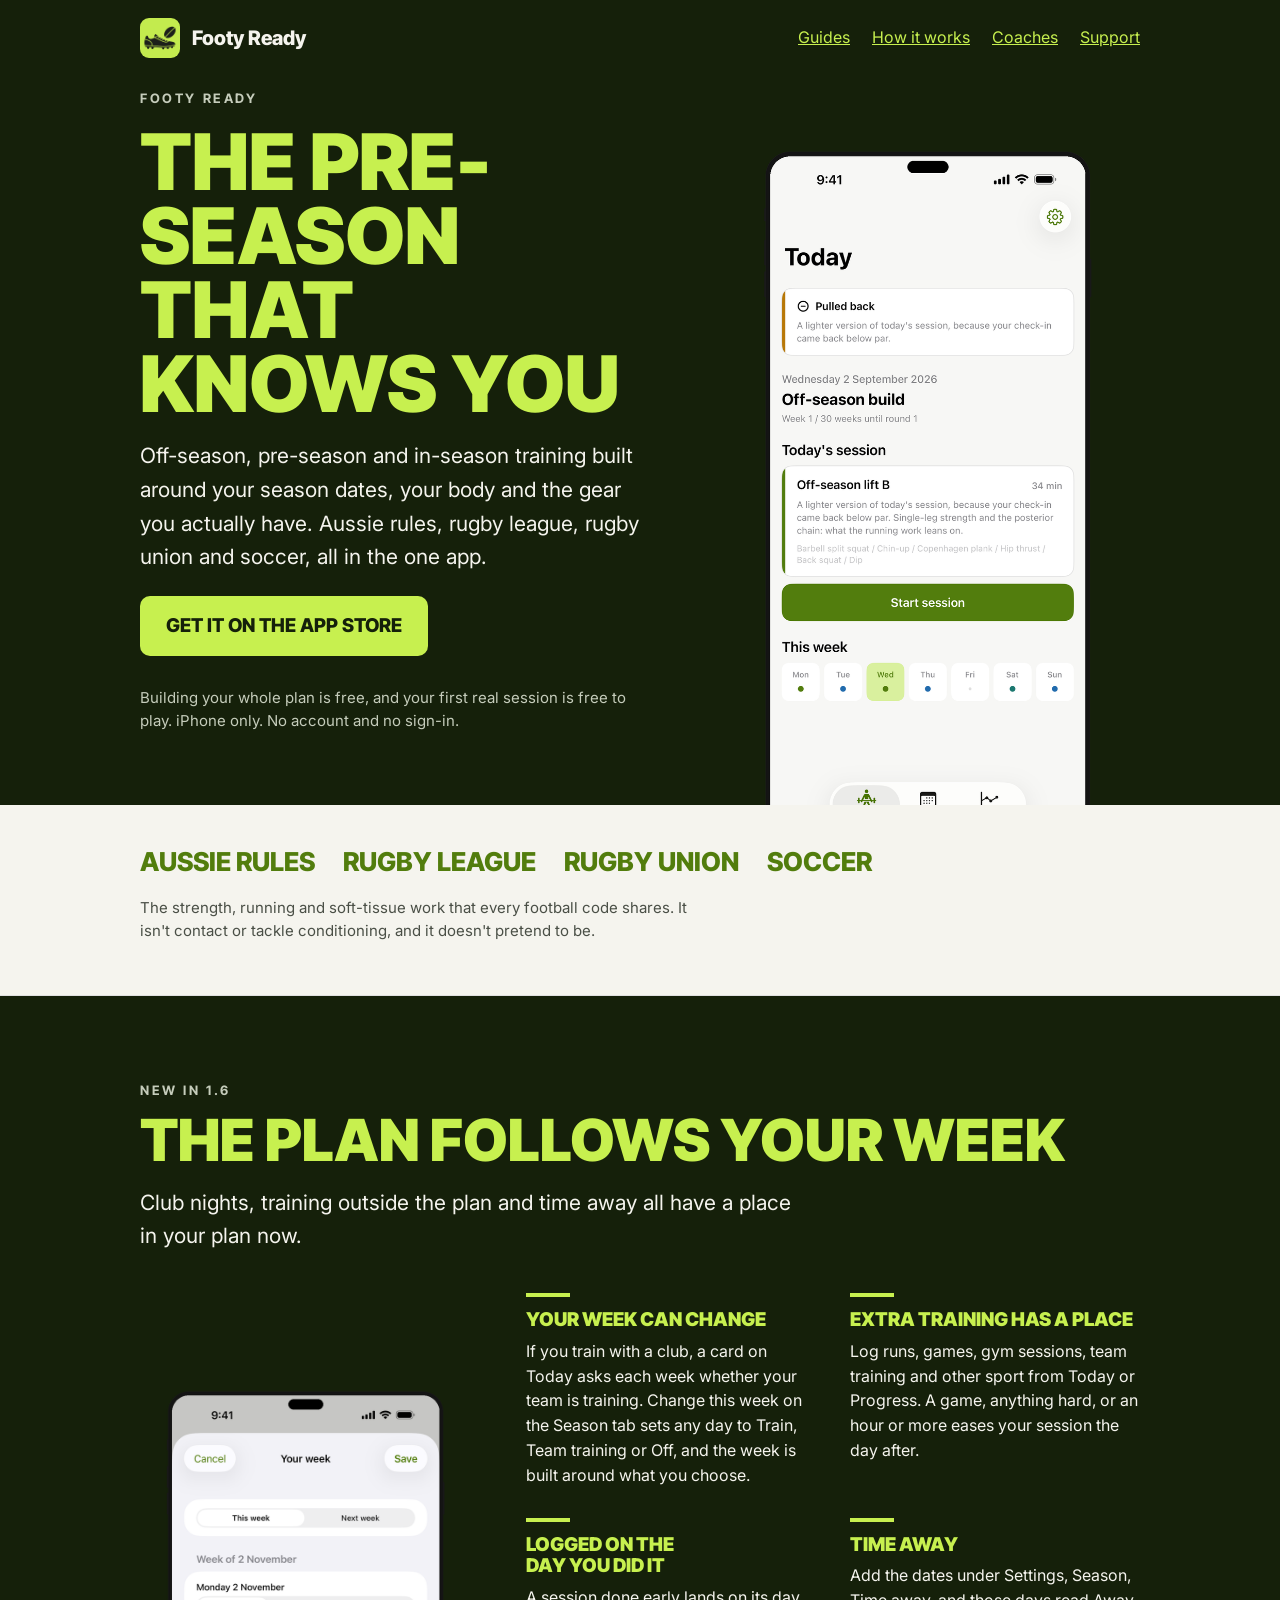
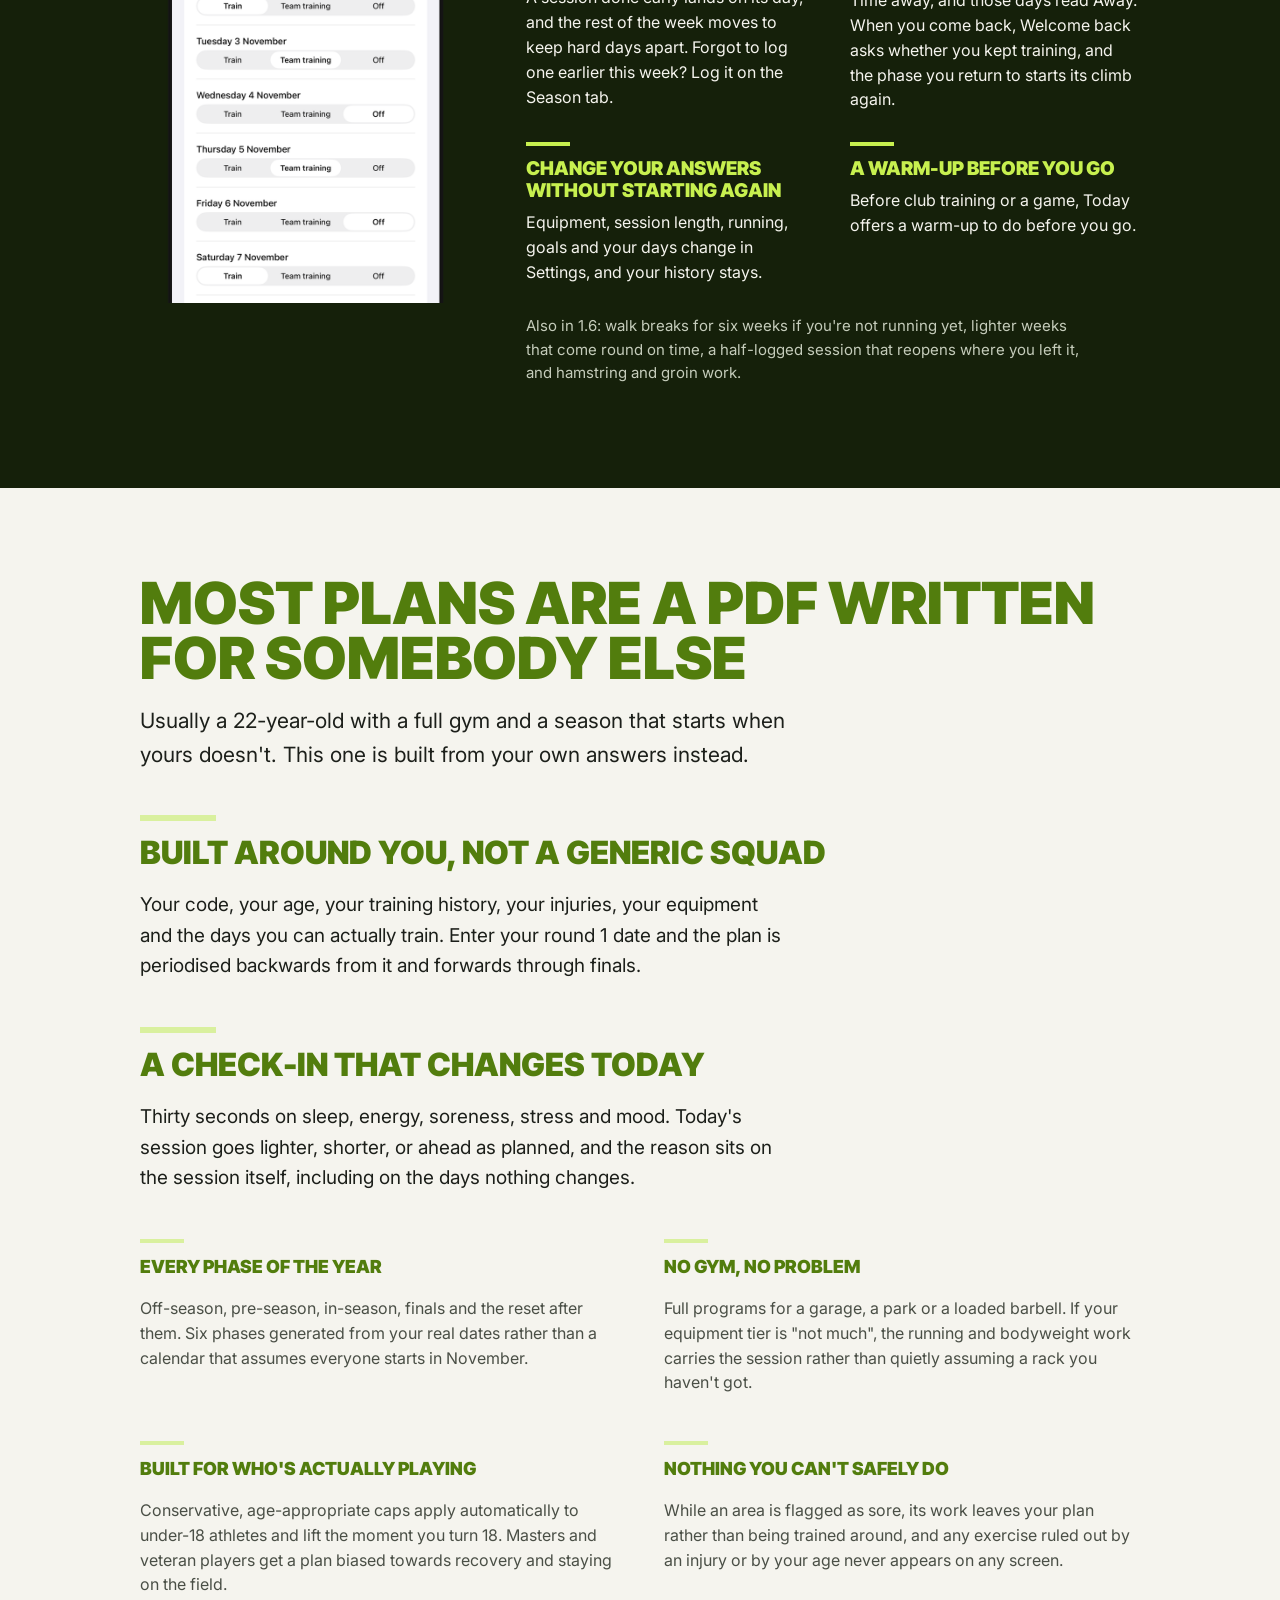
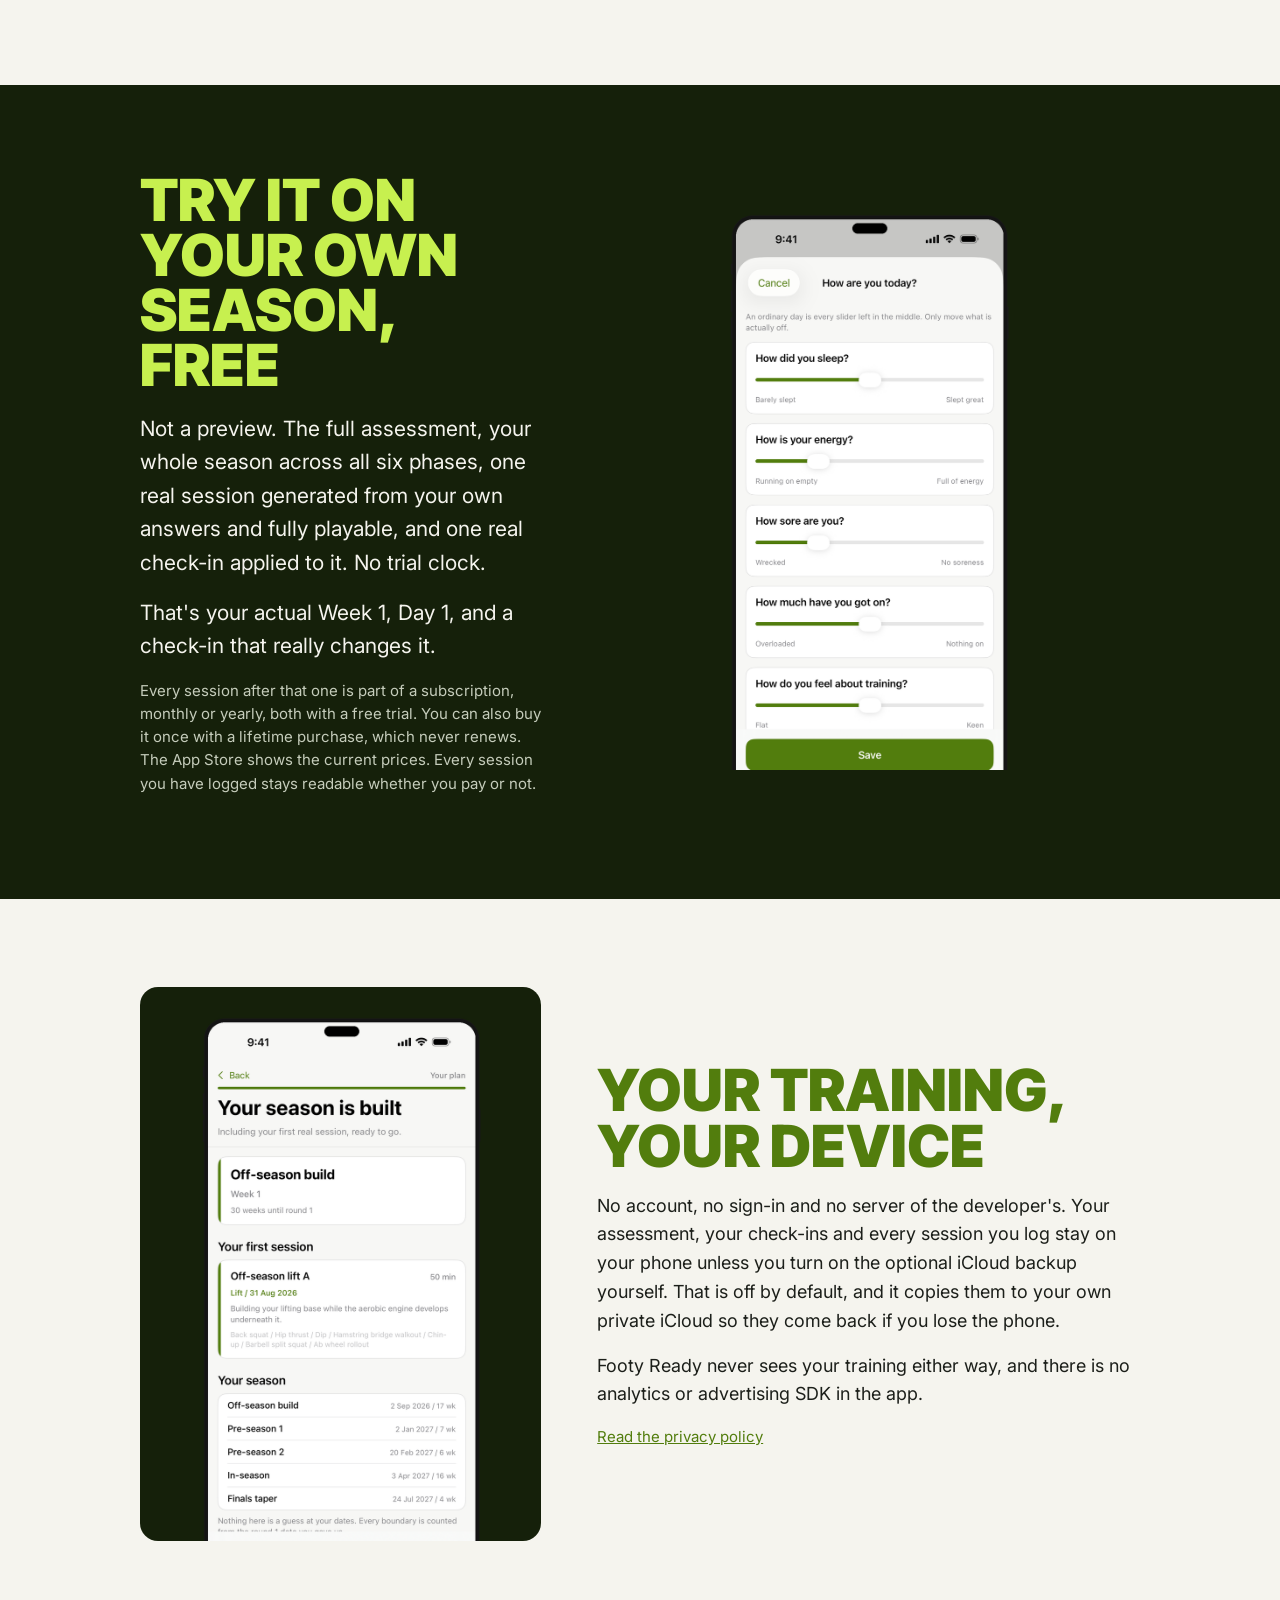
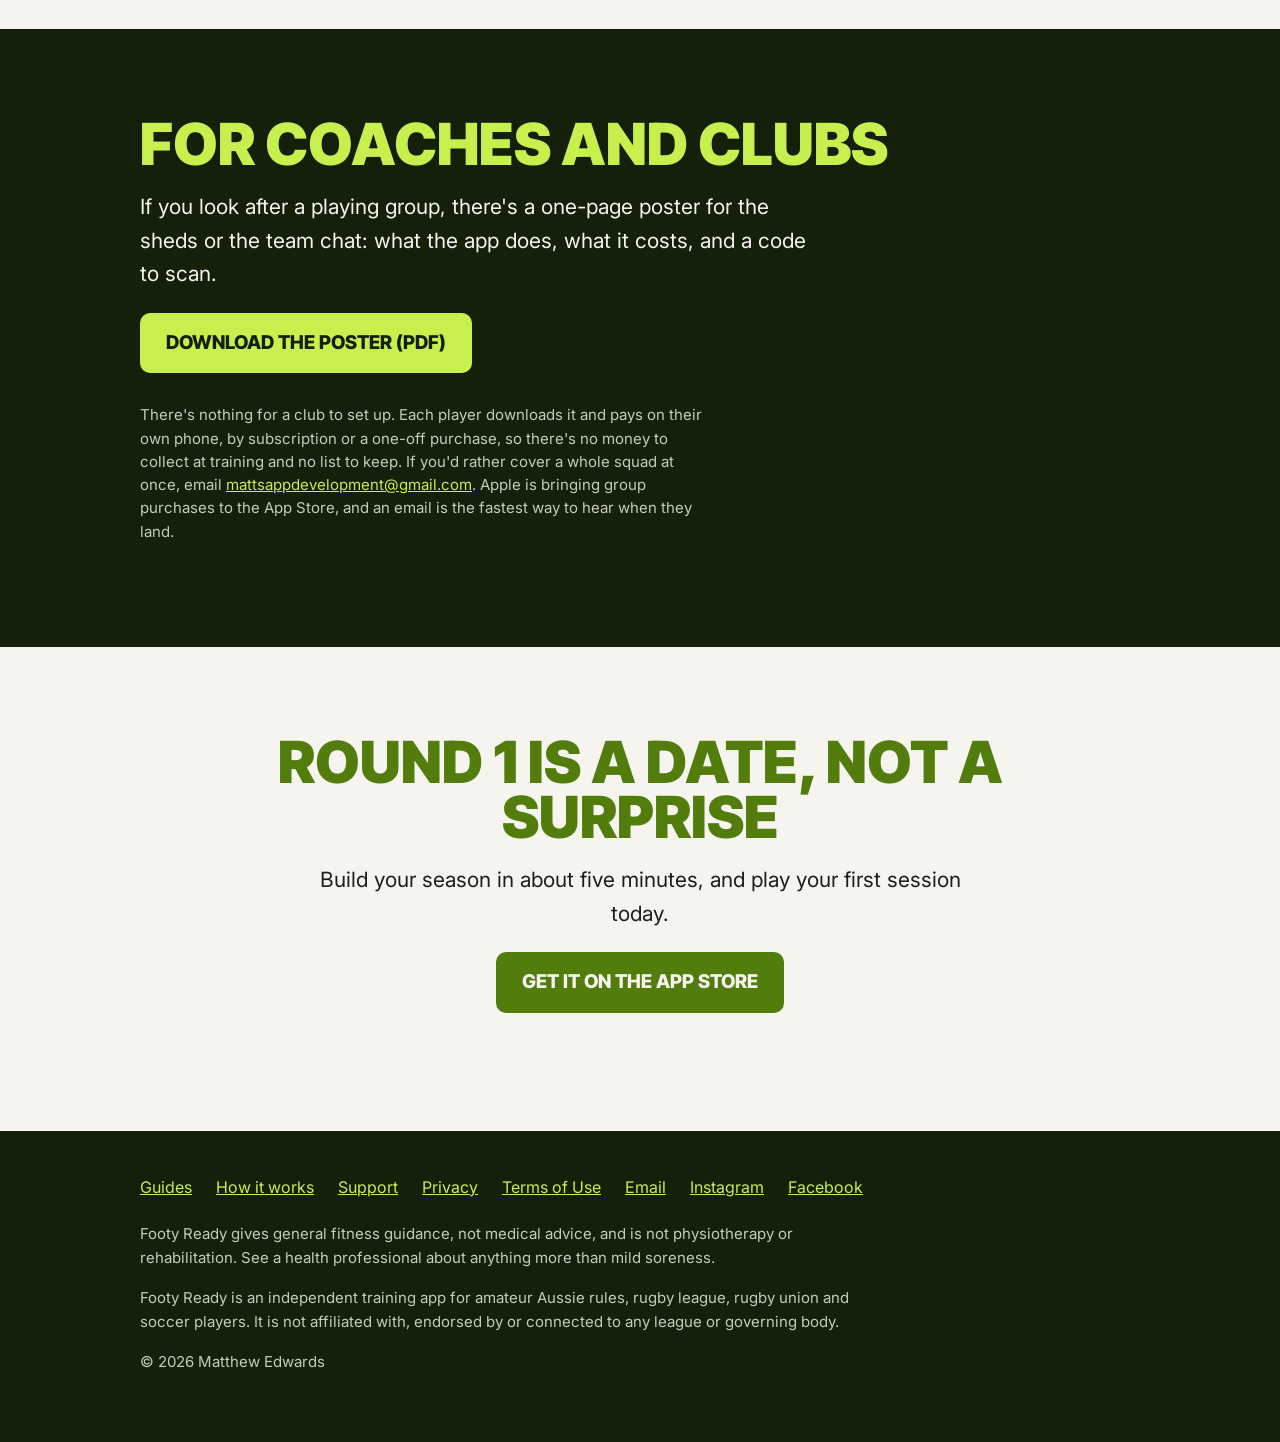
<file: index.html>
<!DOCTYPE html>
<html lang="en-AU">
<head>
<meta charset="UTF-8">
<meta name="viewport" content="width=device-width, initial-scale=1.0">
<title>Footy Ready: Pre-Season Training Plan App</title>
<meta name="description" content="Off-season, pre-season and in-season training built around your season dates, your body and your gear. Aussie rules, rugby league, rugby union and soccer.">
<link rel="canonical" href="https://footyreadyapp.com.au/">
<meta name="apple-itunes-app" content="app-id=6807821197">
<link rel="icon" href="img/favicon.png">
<link rel="apple-touch-icon" href="img/icon.png">
<meta property="og:type" content="website">
<meta property="og:title" content="Footy Ready: Pre-Season Training Plan App">
<meta property="og:description" content="Training built around your season dates, your body and the gear you actually have. Aussie rules, rugby league, rugby union and soccer.">
<meta property="og:image" content="https://footyreadyapp.com.au/img/og.png">
<meta property="og:url" content="https://footyreadyapp.com.au/">
<meta name="twitter:card" content="summary_large_image">

<link rel="stylesheet" href="site.css">

<script type="application/ld+json">
{
  "@context": "https://schema.org",
  "@graph": [
    {
      "@type": "Organization",
      "@id": "https://footyreadyapp.com.au/#org",
      "name": "Footy Ready",
      "url": "https://footyreadyapp.com.au/",
      "logo": "https://footyreadyapp.com.au/img/icon.png",
      "email": "mattsappdevelopment@gmail.com",
      "sameAs": [
        "https://apps.apple.com/au/app/footy-ready-training-plan/id6807821197",
        "https://www.instagram.com/footyreadyapp/",
        "https://www.facebook.com/profile.php?id=61594351435169"
      ]
    },
    {
      "@type": "WebSite",
      "@id": "https://footyreadyapp.com.au/#site",
      "url": "https://footyreadyapp.com.au/",
      "name": "Footy Ready",
      "publisher": { "@id": "https://footyreadyapp.com.au/#org" },
      "inLanguage": "en-AU"
    },
    {
      "@type": "SoftwareApplication",
      "name": "Footy Ready: Training Plan",
      "applicationCategory": "HealthAndFitnessApplication",
      "operatingSystem": "iOS",
      "url": "https://apps.apple.com/au/app/footy-ready-training-plan/id6807821197",
      "installUrl": "https://apps.apple.com/au/app/footy-ready-training-plan/id6807821197",
      "publisher": { "@id": "https://footyreadyapp.com.au/#org" },
      "inLanguage": "en-AU",
      "description": "Off-season, pre-season and in-season training built around your season dates, your body and the gear you actually have, for amateur Aussie rules, rugby league, rugby union and soccer players.",
      "offers": {
        "@type": "Offer",
        "price": "0",
        "priceCurrency": "AUD",
        "description": "Free to download. Building your plan and your first session are free. Every session after that is part of a monthly or yearly subscription, or a one-off lifetime purchase."
      }
    }
  ]
}
</script>
</head>
<body>

<header class="olive">
  <div class="wrap">
    <div class="bar">
      <a class="brand" href="./">
        <img src="img/icon.png" alt="">
        <span>Footy Ready</span>
      </a>
      <nav>
        <a href="guides.html">Guides</a>
        <a href="how-it-works.html">How it works</a>
        <a href="#coaches">Coaches</a>
        <a href="support.html">Support</a>
      </nav>
    </div>
  </div>
</header>

<section class="olive hero">
  <div class="wrap hero-grid">
    <div class="hero-copy">
      <h1><span class="eyebrow">Footy Ready</span>The pre-season that knows you</h1>
      <p class="lede">Off-season, pre-season and in-season training built around your season dates, your body and the gear you actually have. Aussie rules, rugby league, rugby union and soccer, all in the one app.</p>
      <p><a class="cta" href="https://apps.apple.com/au/app/footy-ready-training-plan/id6807821197?ct=website">Get it on the App Store</a></p>
      <p class="note">Building your whole plan is free, and your first real session is free to play. iPhone only. No account and no sign-in.</p>
    </div>
    <figure class="hero-shot">
      <img src="img/shot-why.png" alt="The Today screen in Footy Ready, showing a session pulled back after a below-par check-in, with the reason written on the session.">
    </figure>
  </div>
</section>

<div class="bone codes">
  <div class="wrap">
    <ul>
      <li>Aussie rules</li>
      <li>Rugby league</li>
      <li>Rugby union</li>
      <li>Soccer</li>
    </ul>
    <p class="note">The strength, running and soft-tissue work that every football code shares. It isn't contact or tackle conditioning, and it doesn't pretend to be.</p>
  </div>
</div>

<section class="olive" id="new">
  <div class="wrap">
    <h2><span class="eyebrow">New in 1.6</span>The plan follows your week</h2>
    <p class="lede">Club nights, training outside the plan and time away all have a place in your plan now.</p>
  </div>
  <div class="wrap split">
    <figure class="shot">
      <img src="img/shot-week.png" alt="The Your week editor in Footy Ready, with each day of the week set to Train, Team training or Off.">
    </figure>
    <div>
      <div class="news">
        <div>
          <div class="rule"></div>
          <h3>Your week can change</h3>
          <p>If you train with a club, a card on Today asks each week whether your team is training. Change this week on the Season tab sets any day to Train, Team training or Off, and the week is built around what you choose.</p>
        </div>
        <div>
          <div class="rule"></div>
          <h3>Extra training has a place</h3>
          <p>Log runs, games, gym sessions, team training and other sport from Today or Progress. A game, anything hard, or an hour or more eases your session the day after.</p>
        </div>
        <div>
          <div class="rule"></div>
          <h3>Logged on the day you did it</h3>
          <p>A session done early lands on its day, and the rest of the week moves to keep hard days apart. Forgot to log one earlier this week? Log it on the Season tab.</p>
        </div>
        <div>
          <div class="rule"></div>
          <h3>Time away</h3>
          <p>Add the dates under Settings, Season, Time away, and those days read Away. When you come back, Welcome back asks whether you kept training, and the phase you return to starts its climb again.</p>
        </div>
        <div>
          <div class="rule"></div>
          <h3>Change your answers without starting again</h3>
          <p>Equipment, session length, running, goals and your days change in Settings, and your history stays.</p>
        </div>
        <div>
          <div class="rule"></div>
          <h3>A warm-up before you go</h3>
          <p>Before club training or a game, Today offers a warm-up to do before you go.</p>
        </div>
      </div>

      <p class="note">Also in 1.6: walk breaks for six weeks if you're not running yet, lighter weeks that come round on time, a half-logged session that reopens where you left it, and hamstring and groin work.</p>
    </div>
  </div>
</section>

<section class="bone">
  <div class="wrap">
    <h2>Most plans are a PDF written for somebody else</h2>
    <p class="lede">Usually a 22-year-old with a full gym and a season that starts when yours doesn't. This one is built from your own answers instead.</p>

    <div class="features">
      <div class="lead">
        <div class="rule"></div>
        <h3>Built around you, not a generic squad</h3>
        <p>Your code, your age, your training history, your injuries, your equipment and the days you can actually train. Enter your round 1 date and the plan is periodised backwards from it and forwards through finals.</p>
      </div>
      <div class="lead">
        <div class="rule"></div>
        <h3>A check-in that changes today</h3>
        <p>Thirty seconds on sleep, energy, soreness, stress and mood. Today's session goes lighter, shorter, or ahead as planned, and the reason sits on the session itself, including on the days nothing changes.</p>
      </div>
      <div class="minor">
        <div class="rule"></div>
        <h3>Every phase of the year</h3>
        <p>Off-season, pre-season, in-season, finals and the reset after them. Six phases generated from your real dates rather than a calendar that assumes everyone starts in November.</p>
      </div>
      <div class="minor">
        <div class="rule"></div>
        <h3>No gym, no problem</h3>
        <p>Full programs for a garage, a park or a loaded barbell. If your equipment tier is "not much", the running and bodyweight work carries the session rather than quietly assuming a rack you haven't got.</p>
      </div>
      <div class="minor">
        <div class="rule"></div>
        <h3>Built for who's actually playing</h3>
        <p>Conservative, age-appropriate caps apply automatically to under-18 athletes and lift the moment you turn 18. Masters and veteran players get a plan biased towards recovery and staying on the field.</p>
      </div>
      <div class="minor">
        <div class="rule"></div>
        <h3>Nothing you can't safely do</h3>
        <p>While an area is flagged as sore, its work leaves your plan rather than being trained around, and any exercise ruled out by an injury or by your age never appears on any screen.</p>
      </div>
    </div>
  </div>
</section>

<section class="olive">
  <div class="wrap split reverse">
    <figure class="shot">
      <img src="img/shot-checkin.png" alt="The daily readiness check-in in Footy Ready, asking about sleep, energy, soreness, stress and mood.">
    </figure>
    <div>
      <h2>Try it on your own season, free</h2>
      <p class="lede">Not a preview. The full assessment, your whole season across all six phases, one real session generated from your own answers and fully playable, and one real check-in applied to it. No trial clock.</p>
      <p class="lede">That's your actual Week 1, Day 1, and a check-in that really changes it.</p>
      <p class="note">Every session after that one is part of a subscription, monthly or yearly, both with a free trial. You can also buy it once with a lifetime purchase, which never renews. The App Store shows the current prices. Every session you have logged stays readable whether you pay or not.</p>
    </div>
  </div>
</section>

<section class="bone">
  <div class="wrap split">
    <figure class="shot">
      <img src="img/shot-season.png" alt="A season built in Footy Ready, listing the off-season build, two pre-season blocks, the in-season phase and a finals taper, each with its own dates.">
    </figure>
    <div>
      <h2>Your training, your device</h2>
      <p>No account, no sign-in and no server of the developer's. Your assessment, your check-ins and every session you log stay on your phone unless you turn on the optional iCloud backup yourself. That is off by default, and it copies them to your own private iCloud so they come back if you lose the phone.</p>
      <p>Footy Ready never sees your training either way, and there is no analytics or advertising SDK in the app.</p>
      <p class="note"><a href="privacy.html">Read the privacy policy</a></p>
    </div>
  </div>
</section>

<section class="olive" id="coaches">
  <div class="wrap">
    <h2>For coaches and clubs</h2>
    <p class="lede">If you look after a playing group, there's a one-page poster for the sheds or the team chat: what the app does, what it costs, and a code to scan.</p>
    <p><a class="cta" href="club-poster.pdf">Download the poster (PDF)</a></p>
    <p class="note">There's nothing for a club to set up. Each player downloads it and pays on their own phone, by subscription or a one-off purchase, so there's no money to collect at training and no list to keep. If you'd rather cover a whole squad at once, email <a href="mailto:mattsappdevelopment@gmail.com">mattsappdevelopment@gmail.com</a>. Apple is bringing group purchases to the App Store, and an email is the fastest way to hear when they land.</p>
  </div>
</section>

<section class="bone centre">
  <div class="wrap">
    <h2>Round 1 is a date, not a surprise</h2>
    <p class="lede">Build your season in about five minutes, and play your first session today.</p>
    <p><a class="cta" href="https://apps.apple.com/au/app/footy-ready-training-plan/id6807821197?ct=website">Get it on the App Store</a></p>
  </div>
</section>

<footer>
  <div class="wrap">
    <p class="links">
      <a href="guides.html">Guides</a>
      <a href="how-it-works.html">How it works</a>
      <a href="support.html">Support</a>
      <a href="privacy.html">Privacy</a>
      <a href="https://www.apple.com/legal/internet-services/itunes/dev/stdeula/">Terms of Use</a>
      <a href="mailto:mattsappdevelopment@gmail.com">Email</a>
      <a href="https://www.instagram.com/footyreadyapp/">Instagram</a>
      <a href="https://www.facebook.com/profile.php?id=61594351435169">Facebook</a>
    </p>
    <p>Footy Ready gives general fitness guidance, not medical advice, and is not physiotherapy or rehabilitation. See a health professional about anything more than mild soreness.</p>
    <p>Footy Ready is an independent training app for amateur Aussie rules, rugby league, rugby union and soccer players. It is not affiliated with, endorsed by or connected to any league or governing body.</p>
    <p>&copy; 2026 Matthew Edwards</p>
  </div>
</footer>

</body>
</html>
</file>
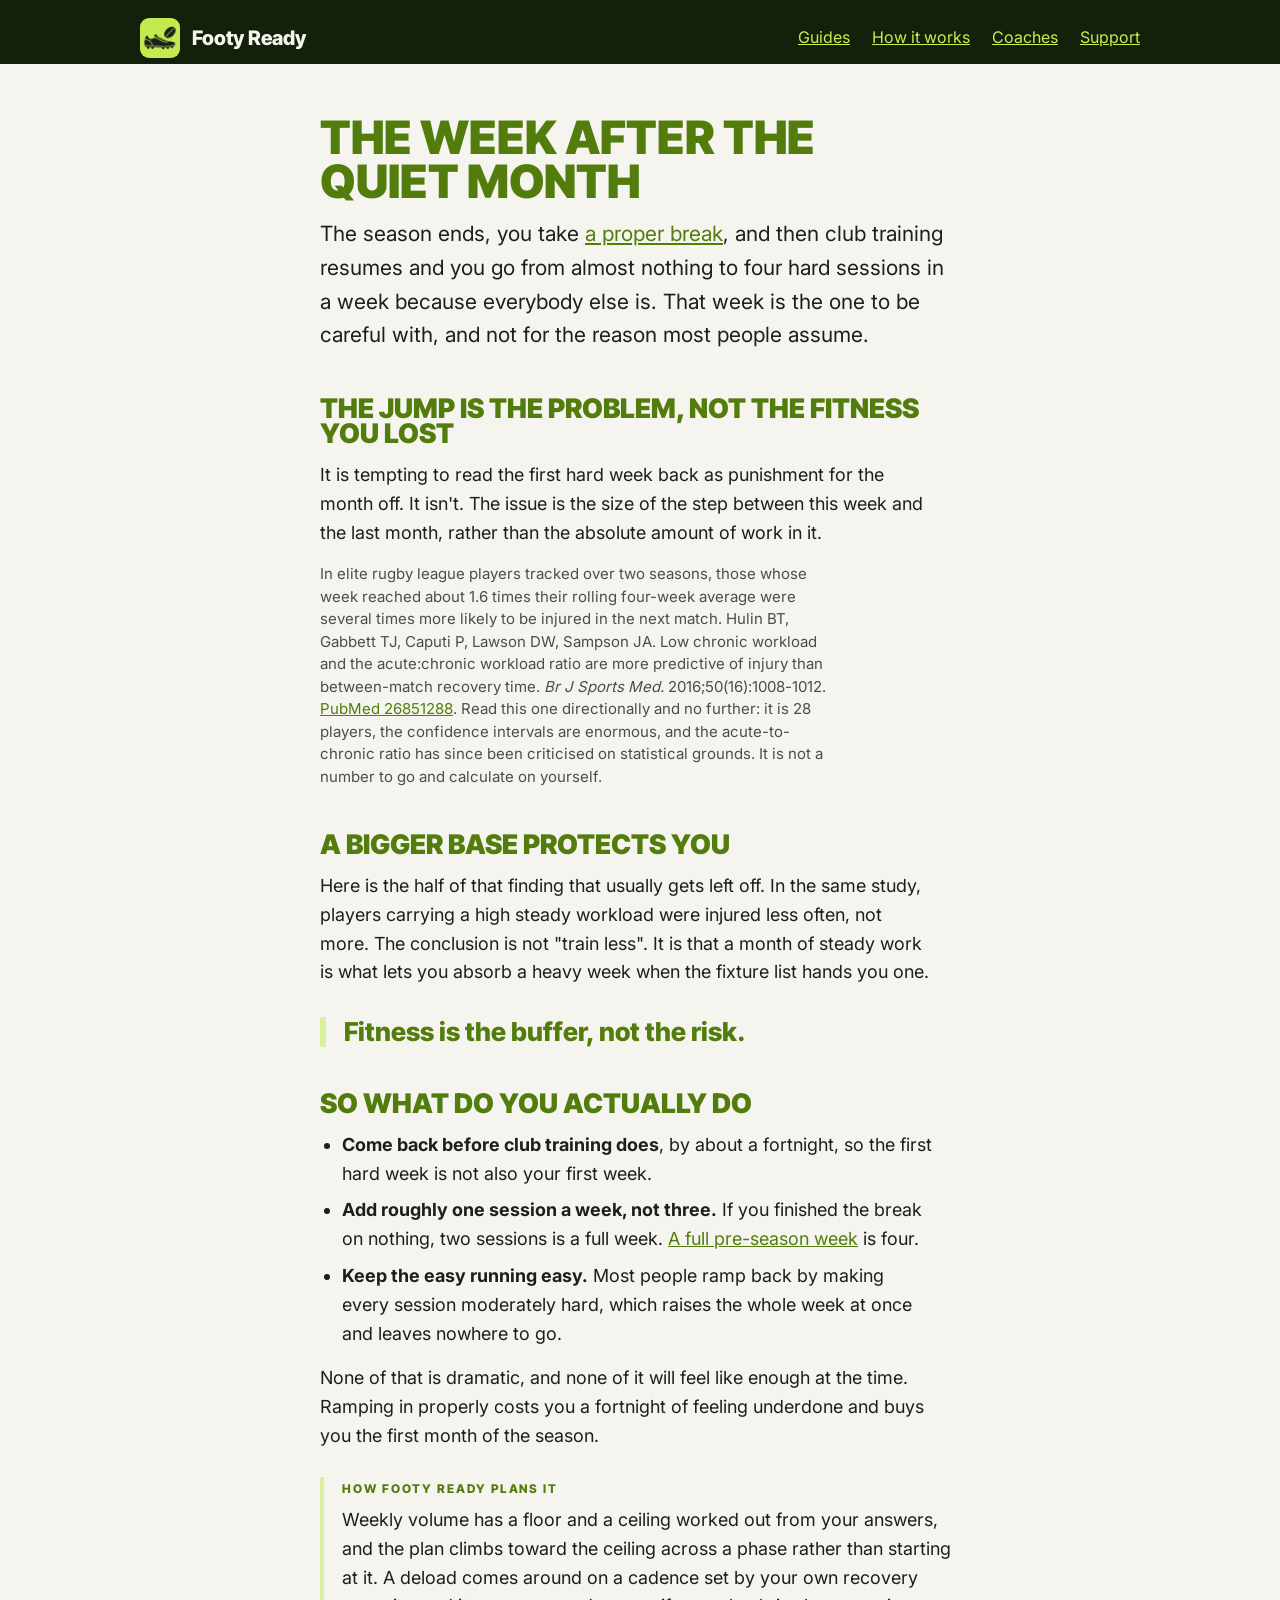
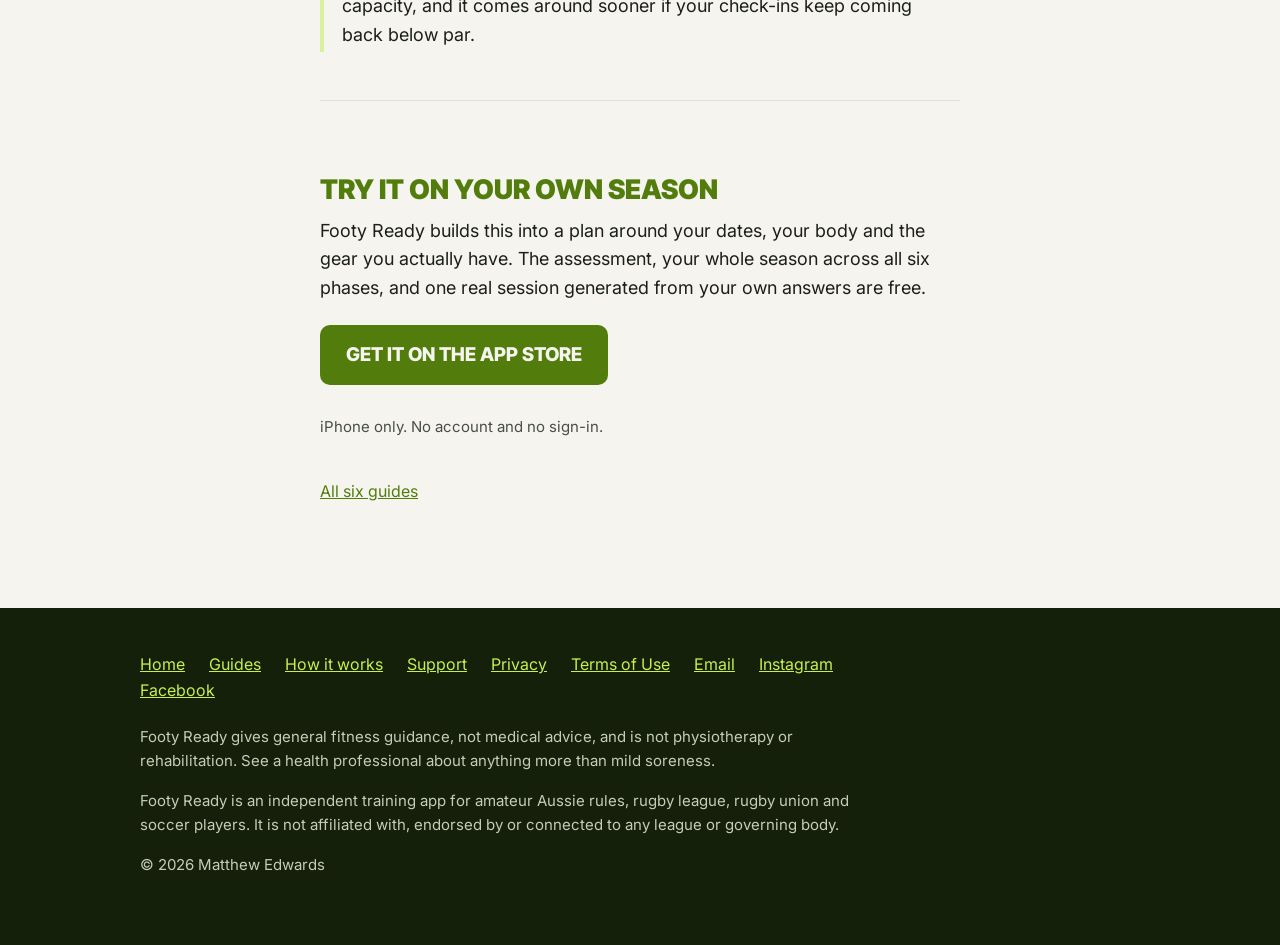
<file: coming-back-after-the-off-season.html>
<!DOCTYPE html>
<html lang="en-AU">
<head>
<meta charset="UTF-8">
<meta name="viewport" content="width=device-width, initial-scale=1.0">
<title>Coming Back After the Off-Season: Footy Ready</title>
<meta name="description" content="Coming back after the off-season: why the jump from a quiet month to a full training week is the risk, and how to ramp back in without it.">
<link rel="canonical" href="https://footyreadyapp.com.au/coming-back-after-the-off-season.html">
<meta name="apple-itunes-app" content="app-id=6807821197">
<meta property="og:type" content="article">
<meta property="og:title" content="Coming Back After the Off-Season: Footy Ready">
<meta property="og:description" content="Coming back after the off-season: why the jump from a quiet month to a full training week is the risk, and how to ramp back in without it.">
<meta property="og:image" content="https://footyreadyapp.com.au/img/og.png">
<meta property="og:url" content="https://footyreadyapp.com.au/coming-back-after-the-off-season.html">
<meta name="twitter:card" content="summary_large_image">
<link rel="icon" href="img/favicon.png">
<link rel="apple-touch-icon" href="img/icon.png">
<link rel="stylesheet" href="site.css">
<script type="application/ld+json">
{
  "@context": "https://schema.org",
  "@type": "Article",
  "headline": "The week after the quiet month",
  "description": "Coming back after the off-season: why the jump from a quiet month to a full training week is the risk, and how to ramp back in without it.",
  "inLanguage": "en-AU",
  "datePublished": "2026-09-17",
  "mainEntityOfPage": "https://footyreadyapp.com.au/coming-back-after-the-off-season.html",
  "isPartOf": { "@id": "https://footyreadyapp.com.au/#site" },
  "author": { "@id": "https://footyreadyapp.com.au/#org" },
  "publisher": { "@id": "https://footyreadyapp.com.au/#org" }
}
</script>
</head>
<body>

<header class="olive">
  <div class="wrap">
    <div class="bar">
      <a class="brand" href="./">
        <img src="img/icon.png" alt="">
        <span>Footy Ready</span>
      </a>
      <nav>
        <a href="guides.html">Guides</a>
        <a href="how-it-works.html">How it works</a>
        <a href="./#coaches">Coaches</a>
        <a href="support.html">Support</a>
      </nav>
    </div>
  </div>
</header>

<section class="bone doc">
  <div class="wrap">
    <h1>The week after the quiet month</h1>
    <p class="lede">The season ends, you take <a href="the-weeks-where-doing-nothing-is-the-plan.html">a proper break</a>, and then club training resumes and you go from almost nothing to four hard sessions in a week because everybody else is. That week is the one to be careful with, and not for the reason most people assume.</p>
    <h2 id="jump">The jump is the problem, not the fitness you lost</h2>
    <p>It is tempting to read the first hard week back as punishment for the month off. It isn't. The issue is the size of the step between this week and the last month, rather than the absolute amount of work in it.</p>
    <p class="cite">In elite rugby league players tracked over two seasons, those whose week reached about 1.6 times their rolling four-week average were several times more likely to be injured in the next match. Hulin BT, Gabbett TJ, Caputi P, Lawson DW, Sampson JA. Low chronic workload and the acute:chronic workload ratio are more predictive of injury than between-match recovery time. <em>Br J Sports Med.</em> 2016;50(16):1008-1012. <a href="https://pubmed.ncbi.nlm.nih.gov/26851288/">PubMed 26851288</a>. Read this one directionally and no further: it is 28 players, the confidence intervals are enormous, and the acute-to-chronic ratio has since been criticised on statistical grounds. It is not a number to go and calculate on yourself.</p>
    <h2 id="base">A bigger base protects you</h2>
    <p>Here is the half of that finding that usually gets left off. In the same study, players carrying a high steady workload were injured less often, not more. The conclusion is not "train less". It is that a month of steady work is what lets you absorb a heavy week when the fixture list hands you one.</p>
    <p class="pull">Fitness is the buffer, not the risk.</p>
    <h2 id="what">So what do you actually do</h2>
    <ul>
      <li><strong>Come back before club training does</strong>, by about a fortnight, so the first hard week is not also your first week.</li>
      <li><strong>Add roughly one session a week, not three.</strong> If you finished the break on nothing, two sessions is a full week. <a href="what-a-pre-season-week-looks-like.html">A full pre-season week</a> is four.</li>
      <li><strong>Keep the easy running easy.</strong> Most people ramp back by making every session moderately hard, which raises the whole week at once and leaves nowhere to go.</li>
    </ul>
    <p>None of that is dramatic, and none of it will feel like enough at the time. Ramping in properly costs you a fortnight of feeling underdone and buys you the first month of the season.</p>
    <div class="plan">
      <span class="tag">How Footy Ready plans it</span>
      <p>Weekly volume has a floor and a ceiling worked out from your answers, and the plan climbs toward the ceiling across a phase rather than starting at it. A deload comes around on a cadence set by your own recovery capacity, and it comes around sooner if your check-ins keep coming back below par.</p>
    </div>

    <div class="end">
      <h2>Try it on your own season</h2>
      <p>Footy Ready builds this into a plan around your dates, your body and the gear you actually have. The assessment, your whole season across all six phases, and one real session generated from your own answers are free.</p>
      <p><a class="cta" href="https://apps.apple.com/au/app/footy-ready-training-plan/id6807821197?ct=guide-comeback">Get it on the App Store</a></p>
      <p class="note">iPhone only. No account and no sign-in.</p>
      <p class="backlink"><a href="guides.html">All six guides</a></p>
    </div>
  </div>
</section>

<footer>
  <div class="wrap">
    <p class="links">
      <a href="./">Home</a>
      <a href="guides.html">Guides</a>
      <a href="how-it-works.html">How it works</a>
      <a href="support.html">Support</a>
      <a href="privacy.html">Privacy</a>
      <a href="https://www.apple.com/legal/internet-services/itunes/dev/stdeula/">Terms of Use</a>
      <a href="mailto:mattsappdevelopment@gmail.com">Email</a>
      <a href="https://www.instagram.com/footyreadyapp/">Instagram</a>
      <a href="https://www.facebook.com/profile.php?id=61594351435169">Facebook</a>
    </p>
    <p>Footy Ready gives general fitness guidance, not medical advice, and is not physiotherapy or rehabilitation. See a health professional about anything more than mild soreness.</p>
    <p>Footy Ready is an independent training app for amateur Aussie rules, rugby league, rugby union and soccer players. It is not affiliated with, endorsed by or connected to any league or governing body.</p>
    <p>&copy; 2026 Matthew Edwards</p>
  </div>
</footer>

</body>
</html>
</file>
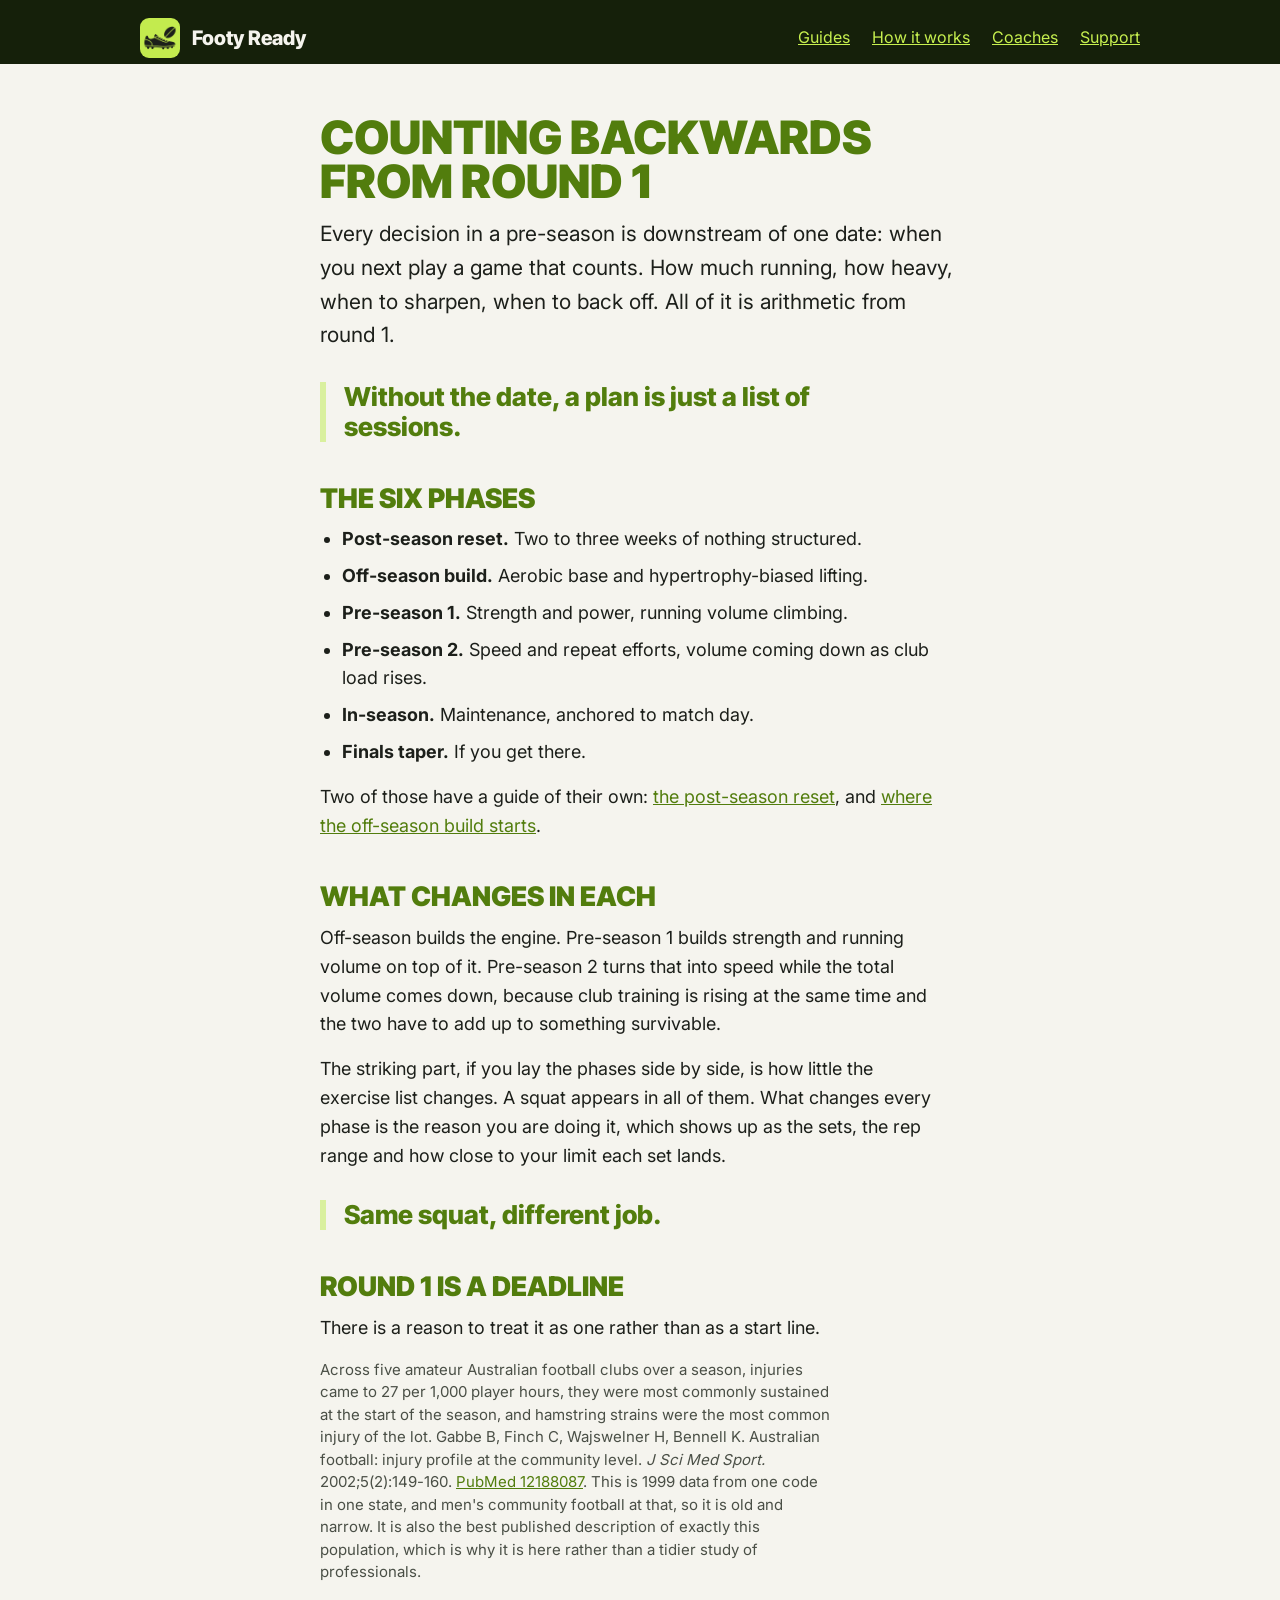
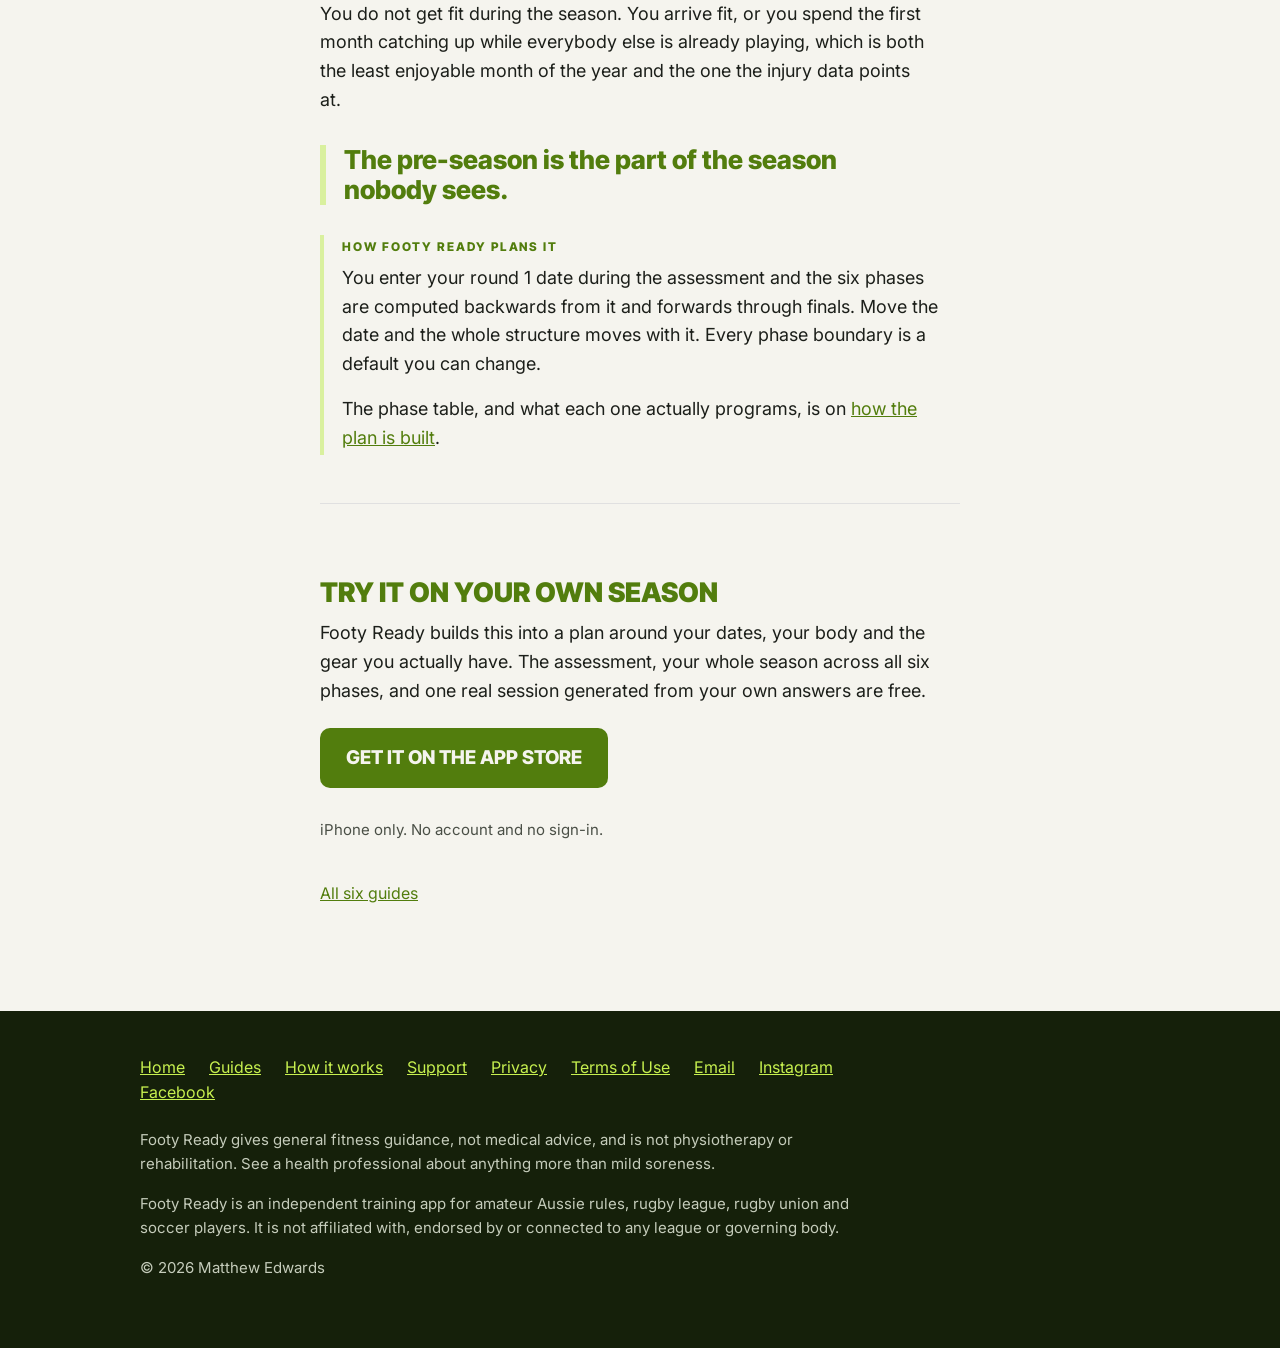
<file: counting-back-from-round-1.html>
<!DOCTYPE html>
<html lang="en-AU">
<head>
<meta charset="UTF-8">
<meta name="viewport" content="width=device-width, initial-scale=1.0">
<title>Counting Backwards From Round 1: Footy Ready</title>
<meta name="description" content="How to plan a pre-season backwards from round 1: the six training phases, what changes in each, and why the start of the season is when injuries cluster.">
<link rel="canonical" href="https://footyreadyapp.com.au/counting-back-from-round-1.html">
<meta name="apple-itunes-app" content="app-id=6807821197">
<meta property="og:type" content="article">
<meta property="og:title" content="Counting Backwards From Round 1: Footy Ready">
<meta property="og:description" content="How to plan a pre-season backwards from round 1: the six training phases, what changes in each, and why the start of the season is when injuries cluster.">
<meta property="og:image" content="https://footyreadyapp.com.au/img/og.png">
<meta property="og:url" content="https://footyreadyapp.com.au/counting-back-from-round-1.html">
<meta name="twitter:card" content="summary_large_image">
<link rel="icon" href="img/favicon.png">
<link rel="apple-touch-icon" href="img/icon.png">
<link rel="stylesheet" href="site.css">
<script type="application/ld+json">
{
  "@context": "https://schema.org",
  "@type": "Article",
  "headline": "Counting backwards from round 1",
  "description": "How to plan a pre-season backwards from round 1: the six training phases, what changes in each, and why the start of the season is when injuries cluster.",
  "inLanguage": "en-AU",
  "datePublished": "2026-09-17",
  "mainEntityOfPage": "https://footyreadyapp.com.au/counting-back-from-round-1.html",
  "isPartOf": { "@id": "https://footyreadyapp.com.au/#site" },
  "author": { "@id": "https://footyreadyapp.com.au/#org" },
  "publisher": { "@id": "https://footyreadyapp.com.au/#org" }
}
</script>
</head>
<body>

<header class="olive">
  <div class="wrap">
    <div class="bar">
      <a class="brand" href="./">
        <img src="img/icon.png" alt="">
        <span>Footy Ready</span>
      </a>
      <nav>
        <a href="guides.html">Guides</a>
        <a href="how-it-works.html">How it works</a>
        <a href="./#coaches">Coaches</a>
        <a href="support.html">Support</a>
      </nav>
    </div>
  </div>
</header>

<section class="bone doc">
  <div class="wrap">
    <h1>Counting backwards from round 1</h1>
    <p class="lede">Every decision in a pre-season is downstream of one date: when you next play a game that counts. How much running, how heavy, when to sharpen, when to back off. All of it is arithmetic from round 1.</p>
    <p class="pull">Without the date, a plan is just a list of sessions.</p>
    <h2 id="phases">The six phases</h2>
    <ul>
      <li><strong>Post-season reset.</strong> Two to three weeks of nothing structured.</li>
      <li><strong>Off-season build.</strong> Aerobic base and hypertrophy-biased lifting.</li>
      <li><strong>Pre-season 1.</strong> Strength and power, running volume climbing.</li>
      <li><strong>Pre-season 2.</strong> Speed and repeat efforts, volume coming down as club load rises.</li>
      <li><strong>In-season.</strong> Maintenance, anchored to match day.</li>
      <li><strong>Finals taper.</strong> If you get there.</li>
    </ul>
    <p>Two of those have a guide of their own: <a href="the-weeks-where-doing-nothing-is-the-plan.html">the post-season reset</a>, and <a href="where-a-pre-season-starts.html">where the off-season build starts</a>.</p>
    <h2 id="changes">What changes in each</h2>
    <p>Off-season builds the engine. Pre-season 1 builds strength and running volume on top of it. Pre-season 2 turns that into speed while the total volume comes down, because club training is rising at the same time and the two have to add up to something survivable.</p>
    <p>The striking part, if you lay the phases side by side, is how little the exercise list changes. A squat appears in all of them. What changes every phase is the reason you are doing it, which shows up as the sets, the rep range and how close to your limit each set lands.</p>
    <p class="pull">Same squat, different job.</p>
    <h2 id="deadline">Round 1 is a deadline</h2>
    <p>There is a reason to treat it as one rather than as a start line.</p>
    <p class="cite">Across five amateur Australian football clubs over a season, injuries came to 27 per 1,000 player hours, they were most commonly sustained at the start of the season, and hamstring strains were the most common injury of the lot. Gabbe B, Finch C, Wajswelner H, Bennell K. Australian football: injury profile at the community level. <em>J Sci Med Sport.</em> 2002;5(2):149-160. <a href="https://pubmed.ncbi.nlm.nih.gov/12188087/">PubMed 12188087</a>. This is 1999 data from one code in one state, and men's community football at that, so it is old and narrow. It is also the best published description of exactly this population, which is why it is here rather than a tidier study of professionals.</p>
    <p>You do not get fit during the season. You arrive fit, or you spend the first month catching up while everybody else is already playing, which is both the least enjoyable month of the year and the one the injury data points at.</p>
    <p class="pull">The pre-season is the part of the season nobody sees.</p>
    <div class="plan">
      <span class="tag">How Footy Ready plans it</span>
      <p>You enter your round 1 date during the assessment and the six phases are computed backwards from it and forwards through finals. Move the date and the whole structure moves with it. Every phase boundary is a default you can change.</p>
      <p>The phase table, and what each one actually programs, is on <a href="how-it-works.html#season">how the plan is built</a>.</p>
    </div>

    <div class="end">
      <h2>Try it on your own season</h2>
      <p>Footy Ready builds this into a plan around your dates, your body and the gear you actually have. The assessment, your whole season across all six phases, and one real session generated from your own answers are free.</p>
      <p><a class="cta" href="https://apps.apple.com/au/app/footy-ready-training-plan/id6807821197?ct=guide-countback">Get it on the App Store</a></p>
      <p class="note">iPhone only. No account and no sign-in.</p>
      <p class="backlink"><a href="guides.html">All six guides</a></p>
    </div>
  </div>
</section>

<footer>
  <div class="wrap">
    <p class="links">
      <a href="./">Home</a>
      <a href="guides.html">Guides</a>
      <a href="how-it-works.html">How it works</a>
      <a href="support.html">Support</a>
      <a href="privacy.html">Privacy</a>
      <a href="https://www.apple.com/legal/internet-services/itunes/dev/stdeula/">Terms of Use</a>
      <a href="mailto:mattsappdevelopment@gmail.com">Email</a>
      <a href="https://www.instagram.com/footyreadyapp/">Instagram</a>
      <a href="https://www.facebook.com/profile.php?id=61594351435169">Facebook</a>
    </p>
    <p>Footy Ready gives general fitness guidance, not medical advice, and is not physiotherapy or rehabilitation. See a health professional about anything more than mild soreness.</p>
    <p>Footy Ready is an independent training app for amateur Aussie rules, rugby league, rugby union and soccer players. It is not affiliated with, endorsed by or connected to any league or governing body.</p>
    <p>&copy; 2026 Matthew Edwards</p>
  </div>
</footer>

</body>
</html>
</file>
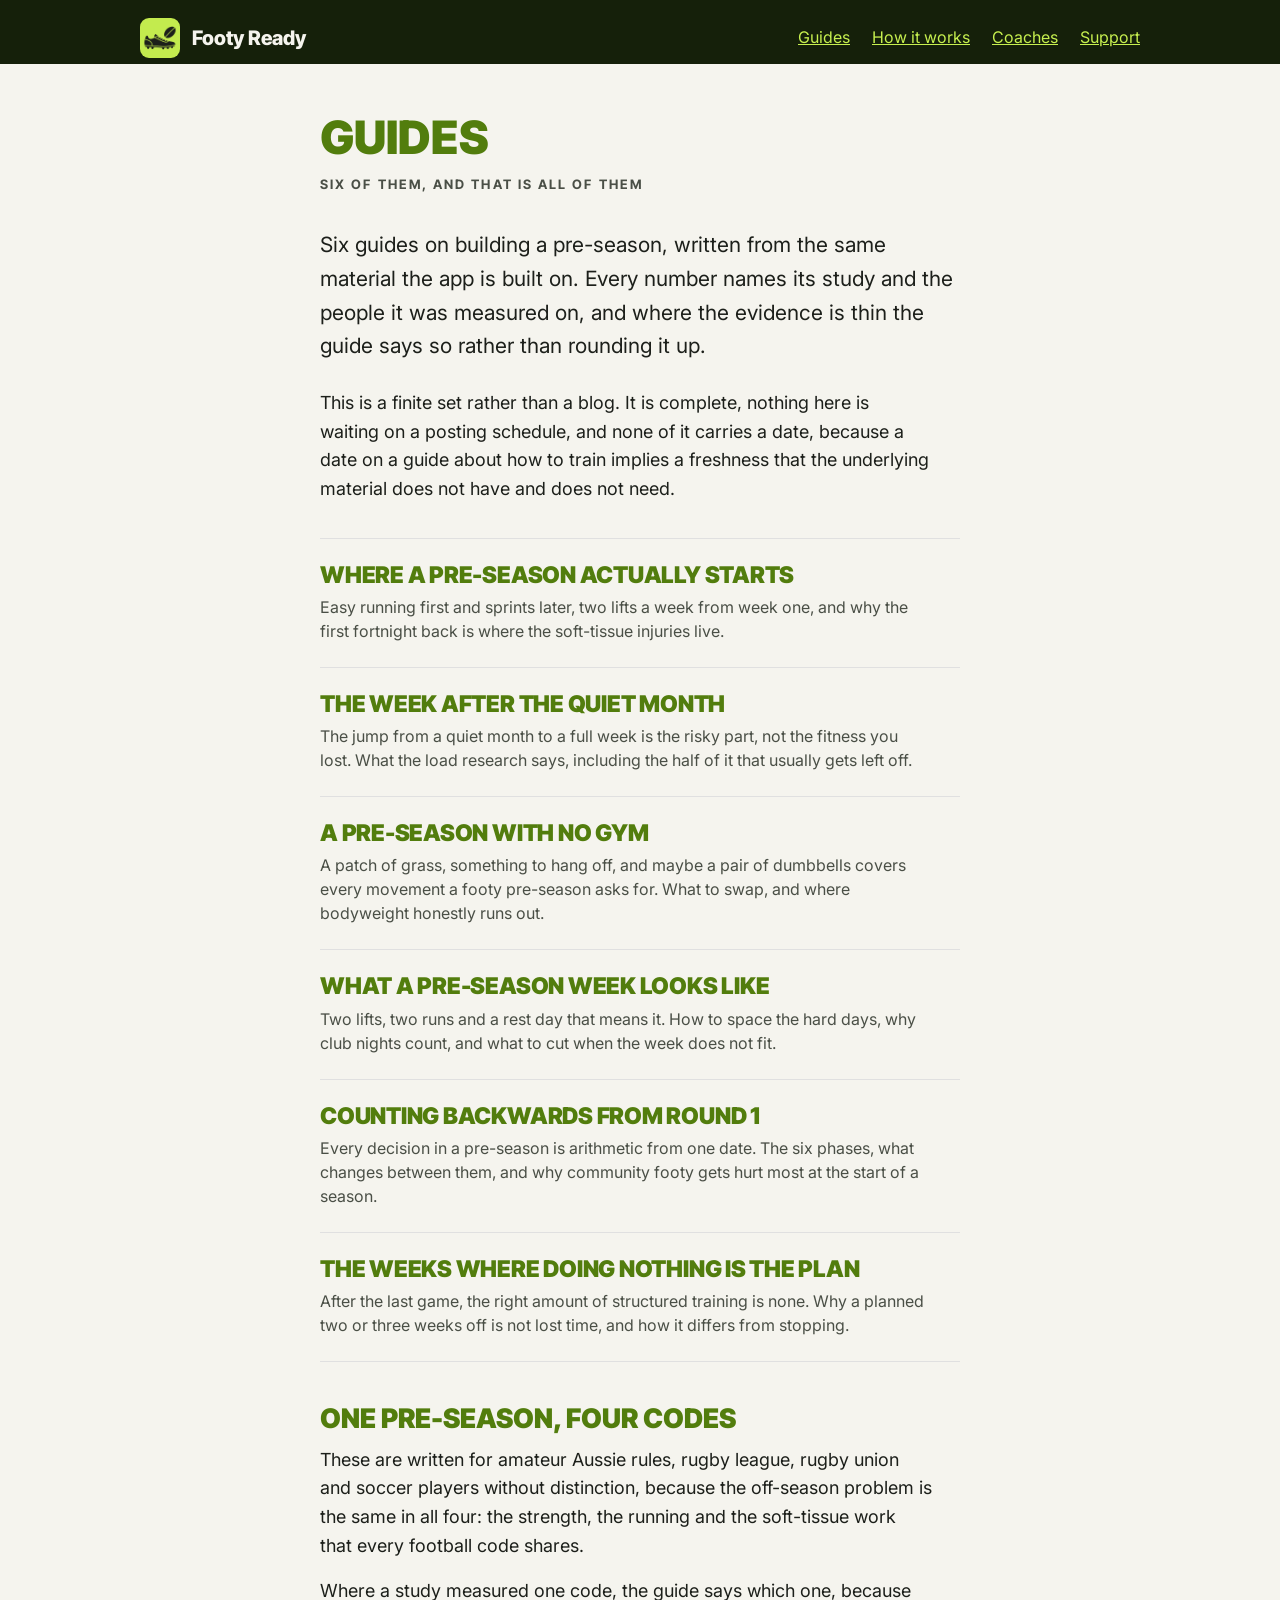
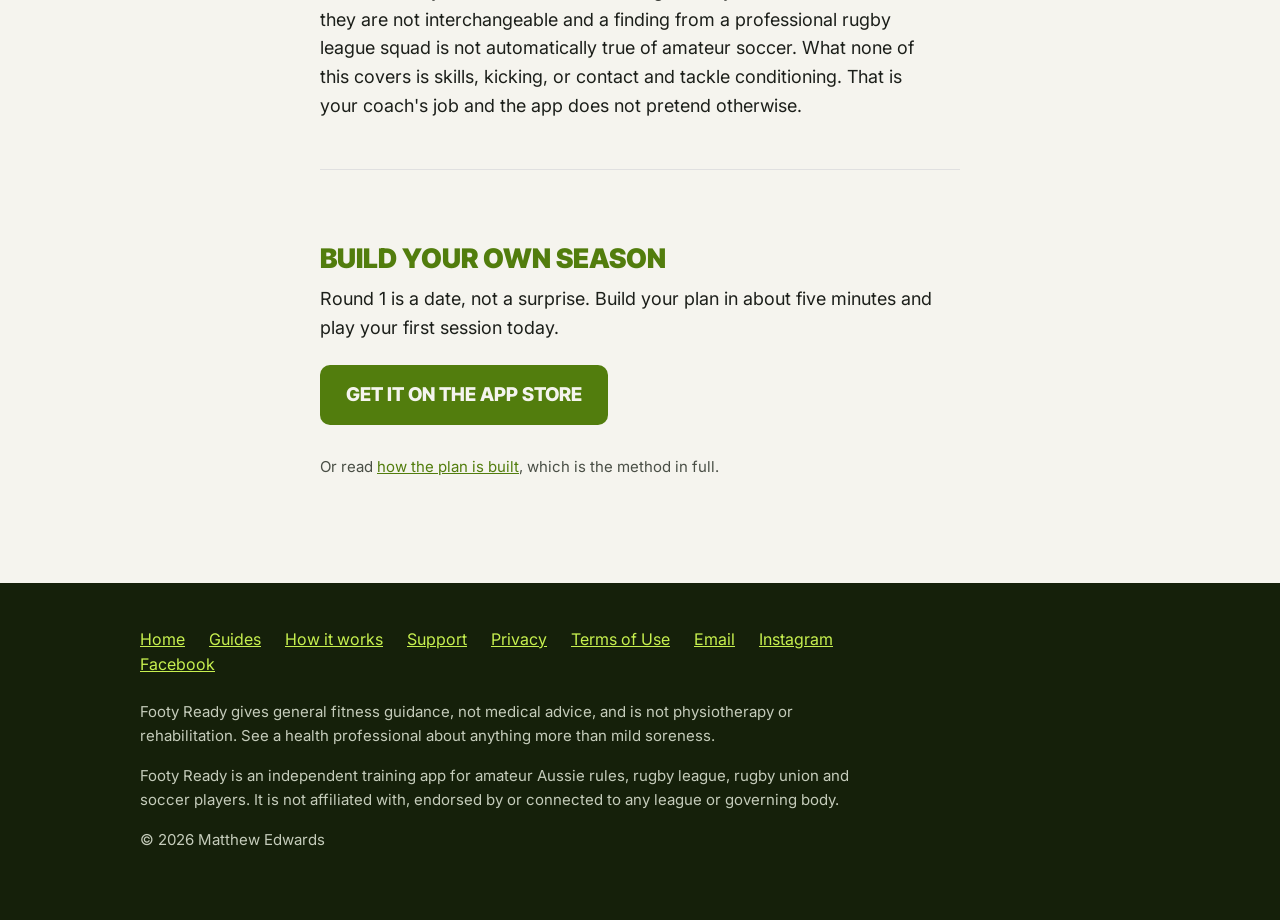
<file: guides.html>
<!DOCTYPE html>
<html lang="en-AU">
<head>
<meta charset="UTF-8">
<meta name="viewport" content="width=device-width, initial-scale=1.0">
<title>Guides: Footy Ready</title>
<meta name="description" content="Six guides on building a football pre-season: where to start, coming back after the off-season, training without a gym, and counting back from round 1.">
<link rel="canonical" href="https://footyreadyapp.com.au/guides.html">
<meta name="apple-itunes-app" content="app-id=6807821197">
<meta property="og:type" content="website">
<meta property="og:title" content="Guides: Footy Ready">
<meta property="og:description" content="Six guides on building a football pre-season: where to start, coming back after the off-season, training without a gym, and counting back from round 1.">
<meta property="og:image" content="https://footyreadyapp.com.au/img/og.png">
<meta property="og:url" content="https://footyreadyapp.com.au/guides.html">
<meta name="twitter:card" content="summary_large_image">
<link rel="icon" href="img/favicon.png">
<link rel="apple-touch-icon" href="img/icon.png">
<link rel="stylesheet" href="site.css">
<script type="application/ld+json">
{
  "@context": "https://schema.org",
  "@type": "CollectionPage",
  "name": "Footy Ready guides",
  "description": "Six guides on building a football pre-season, each citing its sources and the population they were measured on.",
  "inLanguage": "en-AU",
  "isPartOf": { "@id": "https://footyreadyapp.com.au/#site" },
  "publisher": { "@id": "https://footyreadyapp.com.au/#org" },
  "hasPart": [
    { "@type": "Article", "headline": "Where a pre-season actually starts", "url": "https://footyreadyapp.com.au/where-a-pre-season-starts.html" },
    { "@type": "Article", "headline": "The week after the quiet month", "url": "https://footyreadyapp.com.au/coming-back-after-the-off-season.html" },
    { "@type": "Article", "headline": "A pre-season with no gym", "url": "https://footyreadyapp.com.au/pre-season-training-without-a-gym.html" },
    { "@type": "Article", "headline": "What a pre-season week looks like", "url": "https://footyreadyapp.com.au/what-a-pre-season-week-looks-like.html" },
    { "@type": "Article", "headline": "Counting backwards from round 1", "url": "https://footyreadyapp.com.au/counting-back-from-round-1.html" },
    { "@type": "Article", "headline": "The weeks where doing nothing is the plan", "url": "https://footyreadyapp.com.au/the-weeks-where-doing-nothing-is-the-plan.html" }
  ]
}
</script>
</head>
<body>

<header class="olive">
  <div class="wrap">
    <div class="bar">
      <a class="brand" href="./">
        <img src="img/icon.png" alt="">
        <span>Footy Ready</span>
      </a>
      <nav>
        <a href="guides.html">Guides</a>
        <a href="how-it-works.html">How it works</a>
        <a href="./#coaches">Coaches</a>
        <a href="support.html">Support</a>
      </nav>
    </div>
  </div>
</header>

<section class="bone doc">
  <div class="wrap">
    <h1>Guides</h1>
    <p class="meta">Six of them, and that is all of them</p>

    <p class="lede">Six guides on building a pre-season, written from the same material the app is built on. Every number names its study and the people it was measured on, and where the evidence is thin the guide says so rather than rounding it up.</p>

    <p>This is a finite set rather than a blog. It is complete, nothing here is waiting on a posting schedule, and none of it carries a date, because a date on a guide about how to train implies a freshness that the underlying material does not have and does not need.</p>

    <div class="cards">
      <a href="where-a-pre-season-starts.html">
        <h3>Where a pre-season actually starts</h3>
        <p>Easy running first and sprints later, two lifts a week from week one, and why the first fortnight back is where the soft-tissue injuries live.</p>
      </a>
      <a href="coming-back-after-the-off-season.html">
        <h3>The week after the quiet month</h3>
        <p>The jump from a quiet month to a full week is the risky part, not the fitness you lost. What the load research says, including the half of it that usually gets left off.</p>
      </a>
      <a href="pre-season-training-without-a-gym.html">
        <h3>A pre-season with no gym</h3>
        <p>A patch of grass, something to hang off, and maybe a pair of dumbbells covers every movement a footy pre-season asks for. What to swap, and where bodyweight honestly runs out.</p>
      </a>
      <a href="what-a-pre-season-week-looks-like.html">
        <h3>What a pre-season week looks like</h3>
        <p>Two lifts, two runs and a rest day that means it. How to space the hard days, why club nights count, and what to cut when the week does not fit.</p>
      </a>
      <a href="counting-back-from-round-1.html">
        <h3>Counting backwards from round 1</h3>
        <p>Every decision in a pre-season is arithmetic from one date. The six phases, what changes between them, and why community footy gets hurt most at the start of a season.</p>
      </a>
      <a href="the-weeks-where-doing-nothing-is-the-plan.html">
        <h3>The weeks where doing nothing is the plan</h3>
        <p>After the last game, the right amount of structured training is none. Why a planned two or three weeks off is not lost time, and how it differs from stopping.</p>
      </a>
    </div>

    <h2 id="codes">One pre-season, four codes</h2>
    <p>These are written for amateur Aussie rules, rugby league, rugby union and soccer players without distinction, because the off-season problem is the same in all four: the strength, the running and the soft-tissue work that every football code shares.</p>
    <p>Where a study measured one code, the guide says which one, because they are not interchangeable and a finding from a professional rugby league squad is not automatically true of amateur soccer. What none of this covers is skills, kicking, or contact and tackle conditioning. That is your coach's job and the app does not pretend otherwise.</p>

    <div class="end">
      <h2>Build your own season</h2>
      <p>Round 1 is a date, not a surprise. Build your plan in about five minutes and play your first session today.</p>
      <p><a class="cta" href="https://apps.apple.com/au/app/footy-ready-training-plan/id6807821197?ct=guides-hub">Get it on the App Store</a></p>
      <p class="note">Or read <a href="how-it-works.html">how the plan is built</a>, which is the method in full.</p>
    </div>
  </div>
</section>

<footer>
  <div class="wrap">
    <p class="links">
      <a href="./">Home</a>
      <a href="guides.html">Guides</a>
      <a href="how-it-works.html">How it works</a>
      <a href="support.html">Support</a>
      <a href="privacy.html">Privacy</a>
      <a href="https://www.apple.com/legal/internet-services/itunes/dev/stdeula/">Terms of Use</a>
      <a href="mailto:mattsappdevelopment@gmail.com">Email</a>
      <a href="https://www.instagram.com/footyreadyapp/">Instagram</a>
      <a href="https://www.facebook.com/profile.php?id=61594351435169">Facebook</a>
    </p>
    <p>Footy Ready gives general fitness guidance, not medical advice, and is not physiotherapy or rehabilitation. See a health professional about anything more than mild soreness.</p>
    <p>Footy Ready is an independent training app for amateur Aussie rules, rugby league, rugby union and soccer players. It is not affiliated with, endorsed by or connected to any league or governing body.</p>
    <p>&copy; 2026 Matthew Edwards</p>
  </div>
</footer>

</body>
</html>
</file>
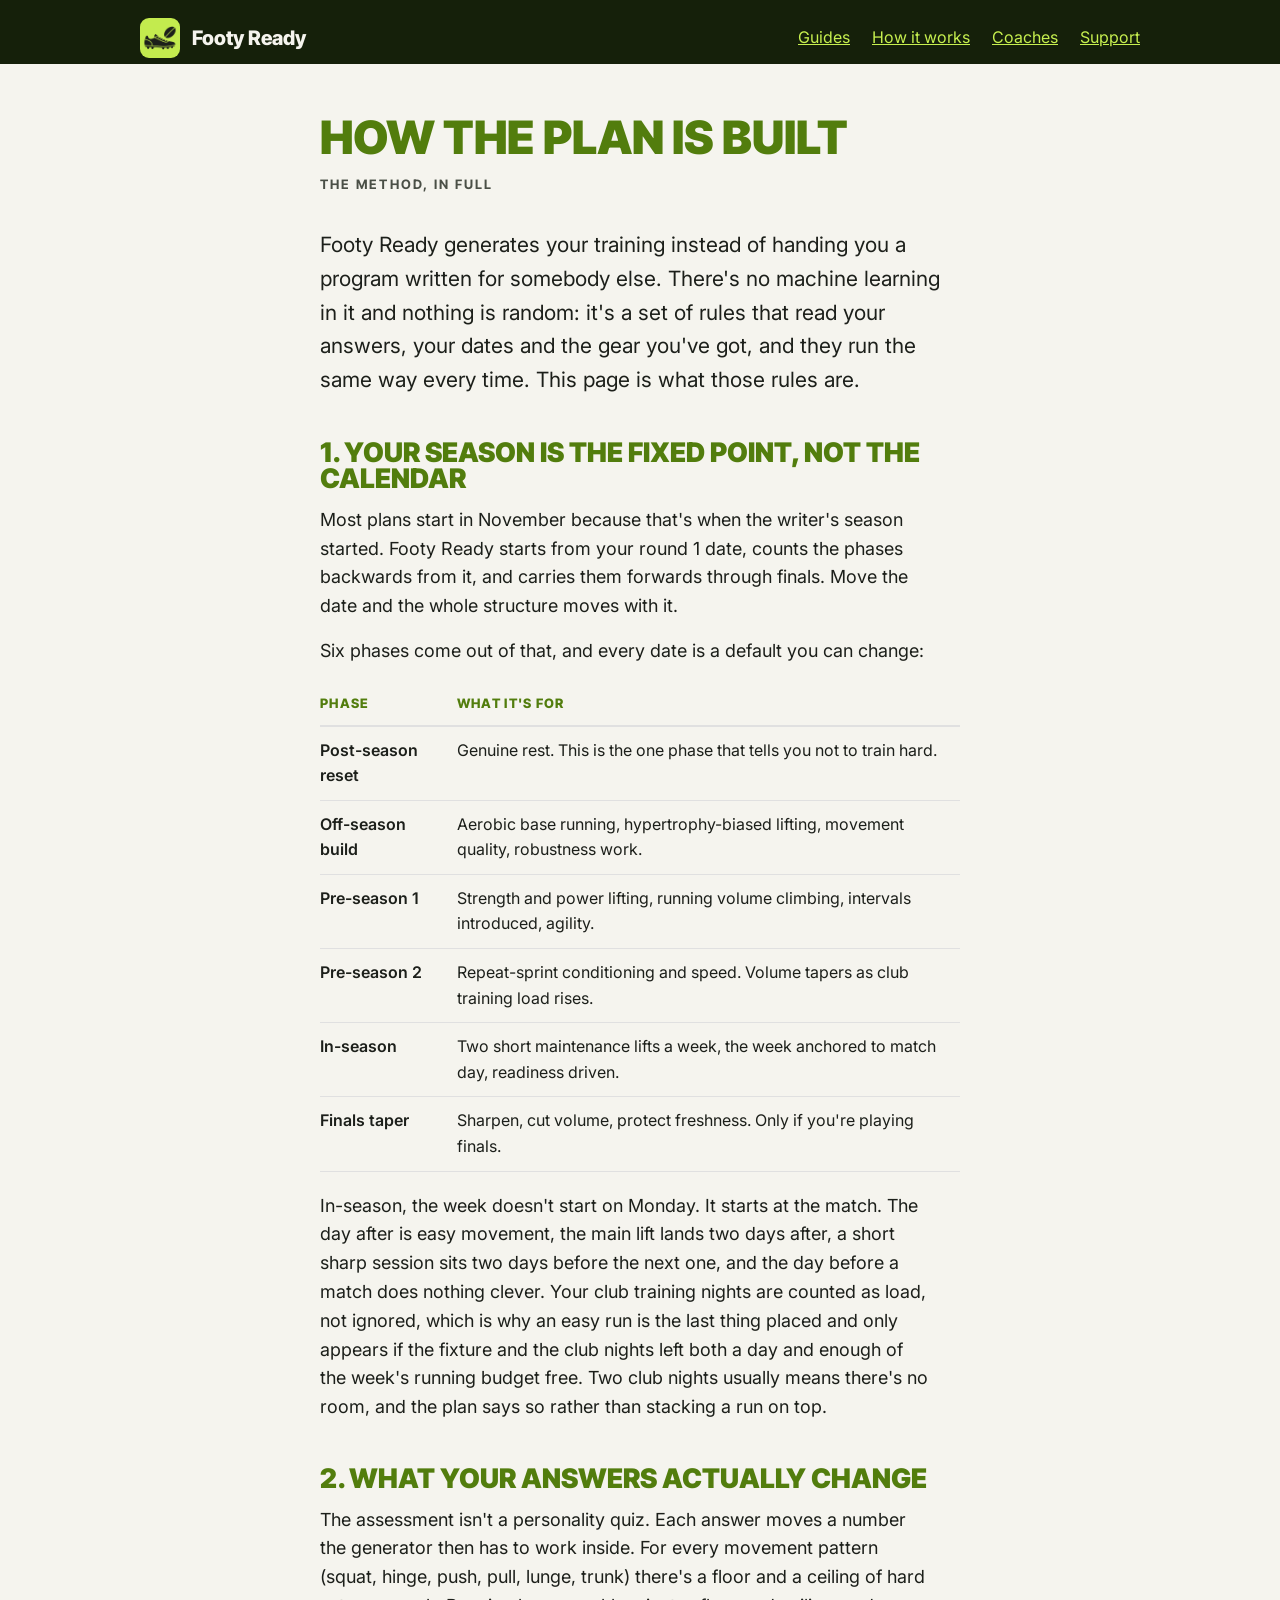
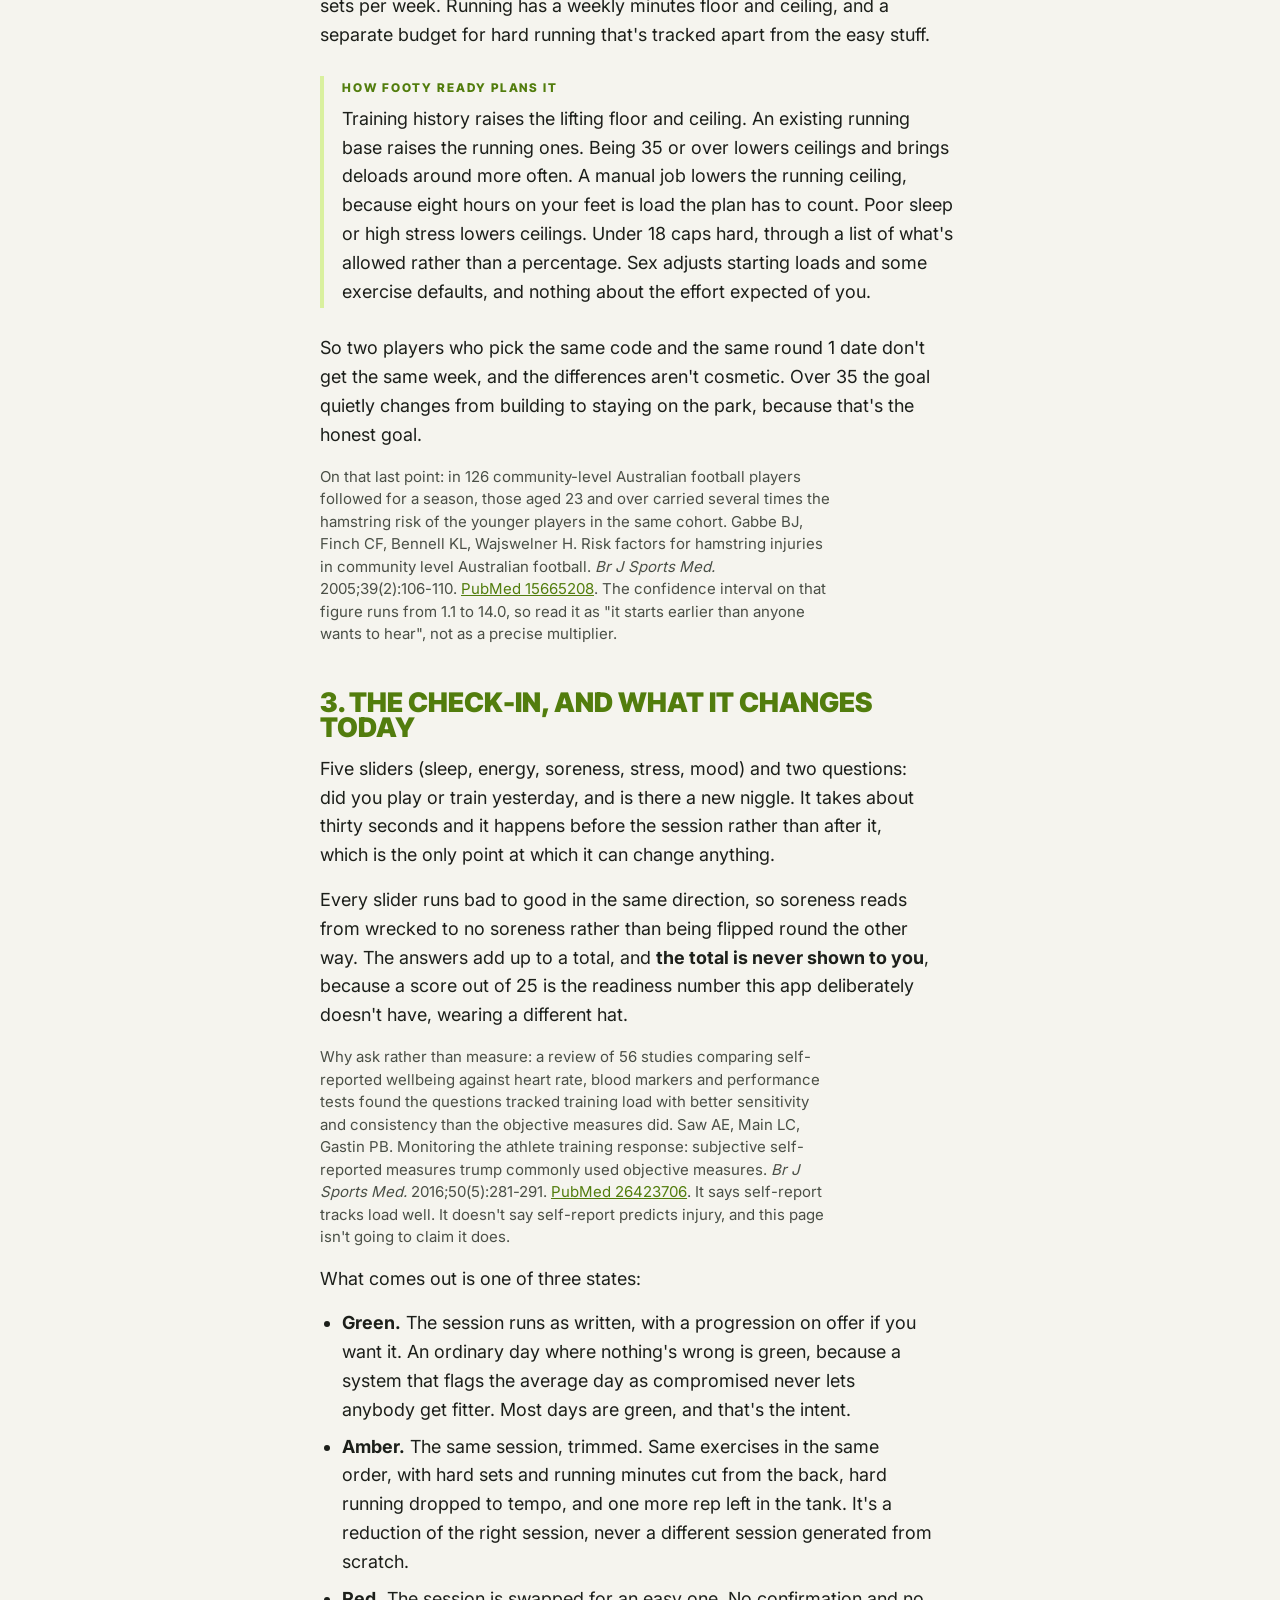
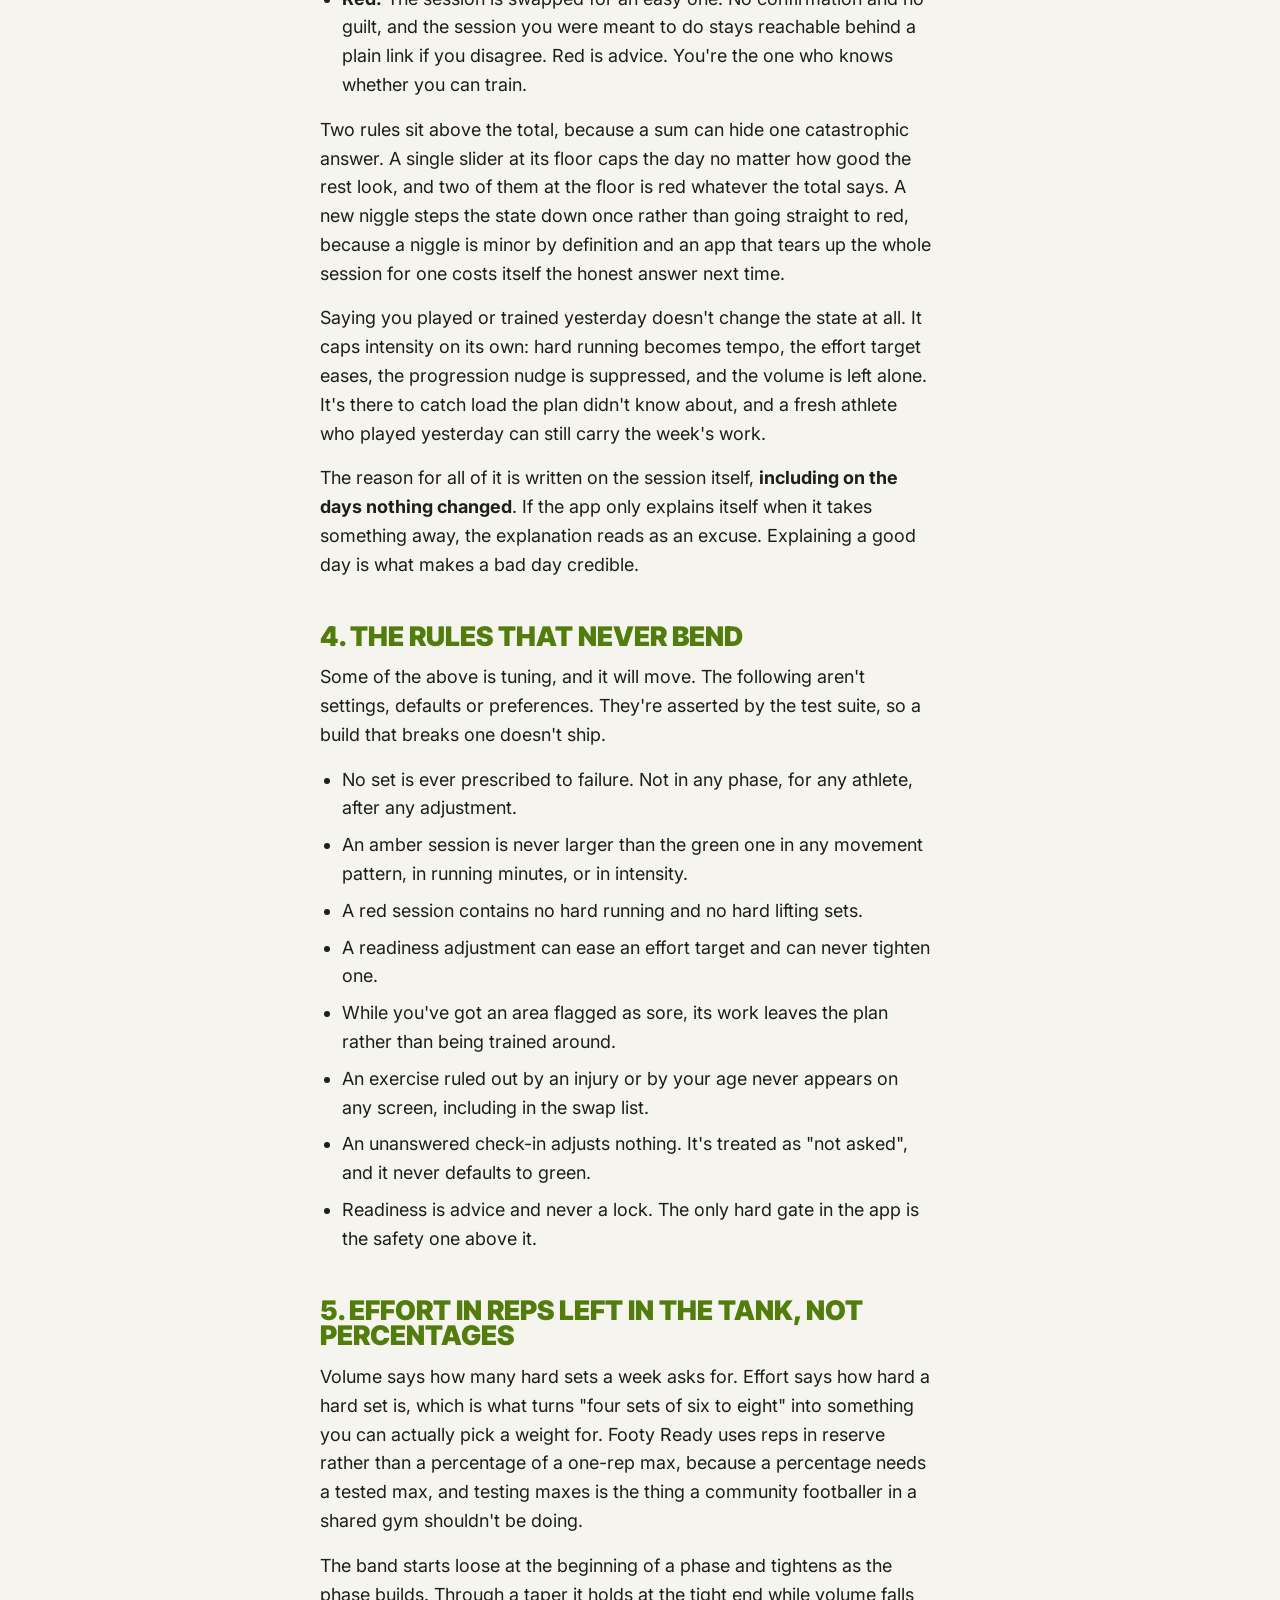
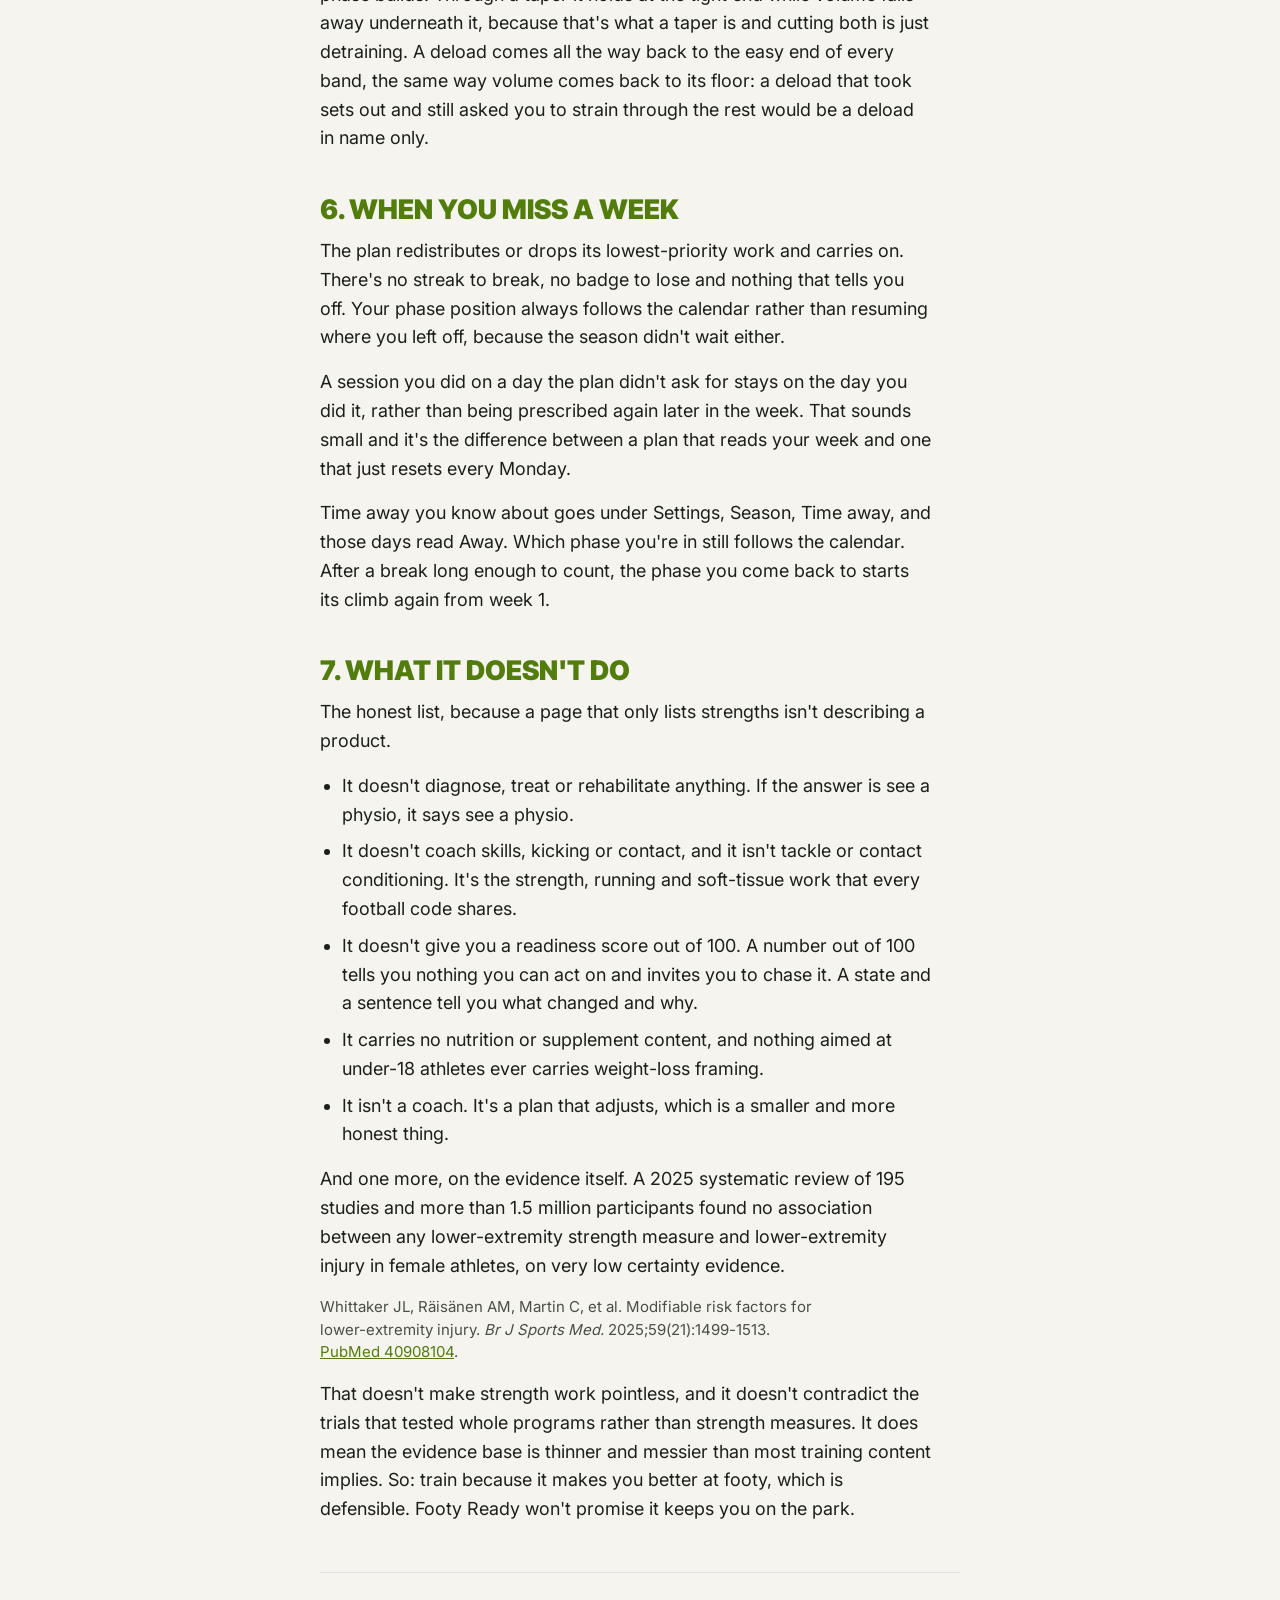
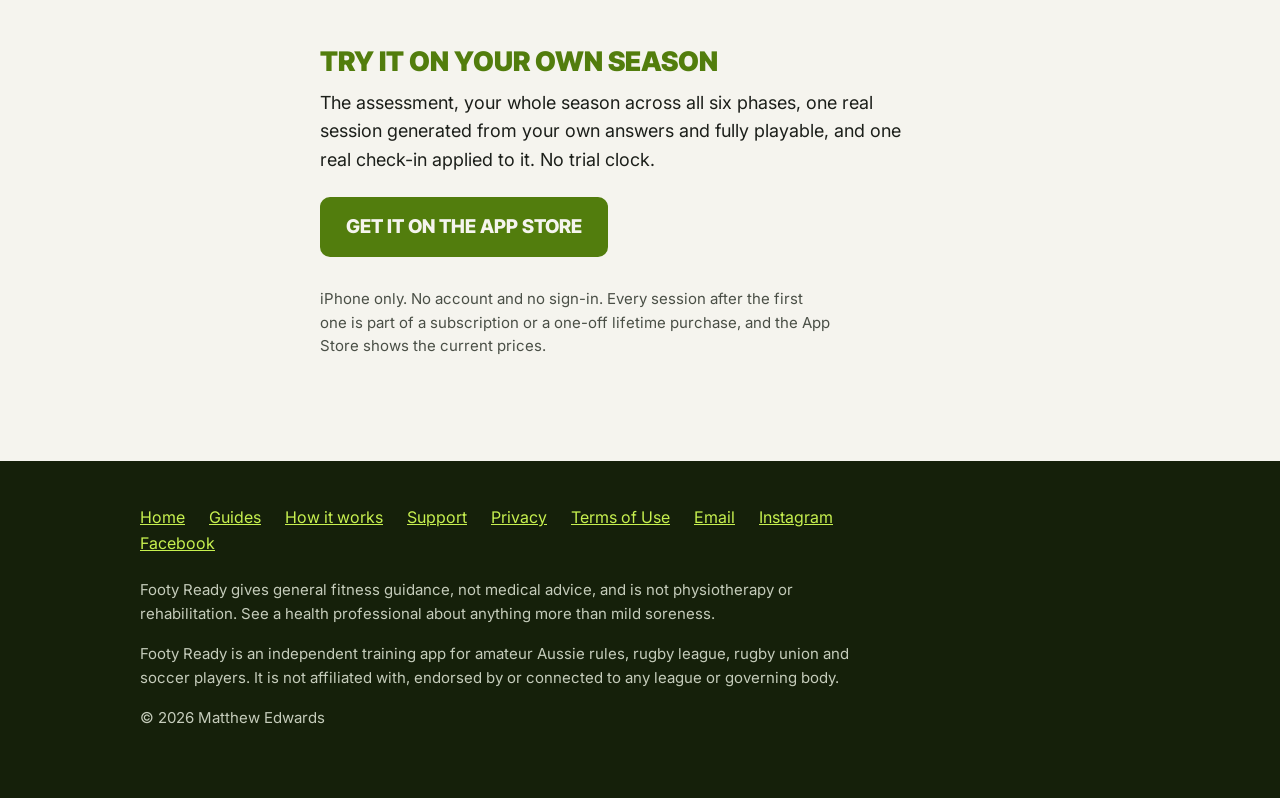
<file: how-it-works.html>
<!DOCTYPE html>
<html lang="en-AU">
<head>
<meta charset="UTF-8">
<meta name="viewport" content="width=device-width, initial-scale=1.0">
<title>How the Plan Is Built: Footy Ready</title>
<meta name="description" content="How Footy Ready builds a training plan: phases counted back from round 1, volume from your own answers, and a thirty-second check-in that changes today.">
<link rel="canonical" href="https://footyreadyapp.com.au/how-it-works.html">
<meta name="apple-itunes-app" content="app-id=6807821197">
<meta property="og:type" content="article">
<meta property="og:title" content="How the Plan Is Built: Footy Ready">
<meta property="og:description" content="How Footy Ready builds a training plan: phases counted back from round 1, volume from your own answers, and a thirty-second check-in that changes today.">
<meta property="og:image" content="https://footyreadyapp.com.au/img/og.png">
<meta property="og:url" content="https://footyreadyapp.com.au/how-it-works.html">
<meta name="twitter:card" content="summary_large_image">
<link rel="icon" href="img/favicon.png">
<link rel="apple-touch-icon" href="img/icon.png">
<link rel="stylesheet" href="site.css">
</head>
<body>

<header class="olive">
  <div class="wrap">
    <div class="bar">
      <a class="brand" href="./">
        <img src="img/icon.png" alt="">
        <span>Footy Ready</span>
      </a>
      <nav>
        <a href="guides.html">Guides</a>
        <a href="how-it-works.html">How it works</a>
        <a href="./#coaches">Coaches</a>
        <a href="support.html">Support</a>
      </nav>
    </div>
  </div>
</header>

<section class="bone doc">
  <div class="wrap">
    <h1>How the plan is built</h1>
    <p class="meta">The method, in full</p>

    <p class="lede">Footy Ready generates your training instead of handing you a program written for somebody else. There's no machine learning in it and nothing is random: it's a set of rules that read your answers, your dates and the gear you've got, and they run the same way every time. This page is what those rules are.</p>

    <h2 id="season">1. Your season is the fixed point, not the calendar</h2>
    <p>Most plans start in November because that's when the writer's season started. Footy Ready starts from your round 1 date, counts the phases backwards from it, and carries them forwards through finals. Move the date and the whole structure moves with it.</p>
    <p>Six phases come out of that, and every date is a default you can change:</p>

    <table class="tbl">
      <tr><th>Phase</th><th>What it's for</th></tr>
      <tr><td>Post-season reset</td><td>Genuine rest. This is the one phase that tells you not to train hard.</td></tr>
      <tr><td>Off-season build</td><td>Aerobic base running, hypertrophy-biased lifting, movement quality, robustness work.</td></tr>
      <tr><td>Pre-season 1</td><td>Strength and power lifting, running volume climbing, intervals introduced, agility.</td></tr>
      <tr><td>Pre-season 2</td><td>Repeat-sprint conditioning and speed. Volume tapers as club training load rises.</td></tr>
      <tr><td>In-season</td><td>Two short maintenance lifts a week, the week anchored to match day, readiness driven.</td></tr>
      <tr><td>Finals taper</td><td>Sharpen, cut volume, protect freshness. Only if you're playing finals.</td></tr>
    </table>

    <p>In-season, the week doesn't start on Monday. It starts at the match. The day after is easy movement, the main lift lands two days after, a short sharp session sits two days before the next one, and the day before a match does nothing clever. Your club training nights are counted as load, not ignored, which is why an easy run is the last thing placed and only appears if the fixture and the club nights left both a day and enough of the week's running budget free. Two club nights usually means there's no room, and the plan says so rather than stacking a run on top.</p>

    <h2 id="capacity">2. What your answers actually change</h2>
    <p>The assessment isn't a personality quiz. Each answer moves a number the generator then has to work inside. For every movement pattern (squat, hinge, push, pull, lunge, trunk) there's a floor and a ceiling of hard sets per week. Running has a weekly minutes floor and ceiling, and a separate budget for hard running that's tracked apart from the easy stuff.</p>

    <div class="plan">
      <span class="tag">How Footy Ready plans it</span>
      <p>Training history raises the lifting floor and ceiling. An existing running base raises the running ones. Being 35 or over lowers ceilings and brings deloads around more often. A manual job lowers the running ceiling, because eight hours on your feet is load the plan has to count. Poor sleep or high stress lowers ceilings. Under 18 caps hard, through a list of what's allowed rather than a percentage. Sex adjusts starting loads and some exercise defaults, and nothing about the effort expected of you.</p>
    </div>

    <p>So two players who pick the same code and the same round 1 date don't get the same week, and the differences aren't cosmetic. Over 35 the goal quietly changes from building to staying on the park, because that's the honest goal.</p>

    <p class="cite">On that last point: in 126 community-level Australian football players followed for a season, those aged 23 and over carried several times the hamstring risk of the younger players in the same cohort. Gabbe BJ, Finch CF, Bennell KL, Wajswelner H. Risk factors for hamstring injuries in community level Australian football. <em>Br J Sports Med.</em> 2005;39(2):106-110. <a href="https://pubmed.ncbi.nlm.nih.gov/15665208/">PubMed 15665208</a>. The confidence interval on that figure runs from 1.1 to 14.0, so read it as "it starts earlier than anyone wants to hear", not as a precise multiplier.</p>

    <h2 id="readiness">3. The check-in, and what it changes today</h2>
    <p>Five sliders (sleep, energy, soreness, stress, mood) and two questions: did you play or train yesterday, and is there a new niggle. It takes about thirty seconds and it happens before the session rather than after it, which is the only point at which it can change anything.</p>

    <p>Every slider runs bad to good in the same direction, so soreness reads from wrecked to no soreness rather than being flipped round the other way. The answers add up to a total, and <strong>the total is never shown to you</strong>, because a score out of 25 is the readiness number this app deliberately doesn't have, wearing a different hat.</p>

    <p class="cite">Why ask rather than measure: a review of 56 studies comparing self-reported wellbeing against heart rate, blood markers and performance tests found the questions tracked training load with better sensitivity and consistency than the objective measures did. Saw AE, Main LC, Gastin PB. Monitoring the athlete training response: subjective self-reported measures trump commonly used objective measures. <em>Br J Sports Med.</em> 2016;50(5):281-291. <a href="https://pubmed.ncbi.nlm.nih.gov/26423706/">PubMed 26423706</a>. It says self-report tracks load well. It doesn't say self-report predicts injury, and this page isn't going to claim it does.</p>

    <p>What comes out is one of three states:</p>
    <ul>
      <li><strong>Green.</strong> The session runs as written, with a progression on offer if you want it. An ordinary day where nothing's wrong is green, because a system that flags the average day as compromised never lets anybody get fitter. Most days are green, and that's the intent.</li>
      <li><strong>Amber.</strong> The same session, trimmed. Same exercises in the same order, with hard sets and running minutes cut from the back, hard running dropped to tempo, and one more rep left in the tank. It's a reduction of the right session, never a different session generated from scratch.</li>
      <li><strong>Red.</strong> The session is swapped for an easy one. No confirmation and no guilt, and the session you were meant to do stays reachable behind a plain link if you disagree. Red is advice. You're the one who knows whether you can train.</li>
    </ul>

    <p>Two rules sit above the total, because a sum can hide one catastrophic answer. A single slider at its floor caps the day no matter how good the rest look, and two of them at the floor is red whatever the total says. A new niggle steps the state down once rather than going straight to red, because a niggle is minor by definition and an app that tears up the whole session for one costs itself the honest answer next time.</p>

    <p>Saying you played or trained yesterday doesn't change the state at all. It caps intensity on its own: hard running becomes tempo, the effort target eases, the progression nudge is suppressed, and the volume is left alone. It's there to catch load the plan didn't know about, and a fresh athlete who played yesterday can still carry the week's work.</p>

    <p>The reason for all of it is written on the session itself, <strong>including on the days nothing changed</strong>. If the app only explains itself when it takes something away, the explanation reads as an excuse. Explaining a good day is what makes a bad day credible.</p>

    <h2 id="invariants">4. The rules that never bend</h2>
    <p>Some of the above is tuning, and it will move. The following aren't settings, defaults or preferences. They're asserted by the test suite, so a build that breaks one doesn't ship.</p>
    <ul>
      <li>No set is ever prescribed to failure. Not in any phase, for any athlete, after any adjustment.</li>
      <li>An amber session is never larger than the green one in any movement pattern, in running minutes, or in intensity.</li>
      <li>A red session contains no hard running and no hard lifting sets.</li>
      <li>A readiness adjustment can ease an effort target and can never tighten one.</li>
      <li>While you've got an area flagged as sore, its work leaves the plan rather than being trained around.</li>
      <li>An exercise ruled out by an injury or by your age never appears on any screen, including in the swap list.</li>
      <li>An unanswered check-in adjusts nothing. It's treated as "not asked", and it never defaults to green.</li>
      <li>Readiness is advice and never a lock. The only hard gate in the app is the safety one above it.</li>
    </ul>

    <h2 id="effort">5. Effort in reps left in the tank, not percentages</h2>
    <p>Volume says how many hard sets a week asks for. Effort says how hard a hard set is, which is what turns "four sets of six to eight" into something you can actually pick a weight for. Footy Ready uses reps in reserve rather than a percentage of a one-rep max, because a percentage needs a tested max, and testing maxes is the thing a community footballer in a shared gym shouldn't be doing.</p>
    <p>The band starts loose at the beginning of a phase and tightens as the phase builds. Through a taper it holds at the tight end while volume falls away underneath it, because that's what a taper is and cutting both is just detraining. A deload comes all the way back to the easy end of every band, the same way volume comes back to its floor: a deload that took sets out and still asked you to strain through the rest would be a deload in name only.</p>

    <h2 id="missed">6. When you miss a week</h2>
    <p>The plan redistributes or drops its lowest-priority work and carries on. There's no streak to break, no badge to lose and nothing that tells you off. Your phase position always follows the calendar rather than resuming where you left off, because the season didn't wait either.</p>
    <p>A session you did on a day the plan didn't ask for stays on the day you did it, rather than being prescribed again later in the week. That sounds small and it's the difference between a plan that reads your week and one that just resets every Monday.</p>
    <p>Time away you know about goes under Settings, Season, Time away, and those days read Away. Which phase you're in still follows the calendar. After a break long enough to count, the phase you come back to starts its climb again from week 1.</p>

    <h2 id="limits">7. What it doesn't do</h2>
    <p>The honest list, because a page that only lists strengths isn't describing a product.</p>
    <ul>
      <li>It doesn't diagnose, treat or rehabilitate anything. If the answer is see a physio, it says see a physio.</li>
      <li>It doesn't coach skills, kicking or contact, and it isn't tackle or contact conditioning. It's the strength, running and soft-tissue work that every football code shares.</li>
      <li>It doesn't give you a readiness score out of 100. A number out of 100 tells you nothing you can act on and invites you to chase it. A state and a sentence tell you what changed and why.</li>
      <li>It carries no nutrition or supplement content, and nothing aimed at under-18 athletes ever carries weight-loss framing.</li>
      <li>It isn't a coach. It's a plan that adjusts, which is a smaller and more honest thing.</li>
    </ul>

    <p>And one more, on the evidence itself. A 2025 systematic review of 195 studies and more than 1.5 million participants found no association between any lower-extremity strength measure and lower-extremity injury in female athletes, on very low certainty evidence.</p>
    <p class="cite">Whittaker JL, R&auml;is&auml;nen AM, Martin C, et al. Modifiable risk factors for lower-extremity injury. <em>Br J Sports Med.</em> 2025;59(21):1499-1513. <a href="https://pubmed.ncbi.nlm.nih.gov/40908104/">PubMed 40908104</a>.</p>
    <p>That doesn't make strength work pointless, and it doesn't contradict the trials that tested whole programs rather than strength measures. It does mean the evidence base is thinner and messier than most training content implies. So: train because it makes you better at footy, which is defensible. Footy Ready won't promise it keeps you on the park.</p>

    <div class="end">
      <h2>Try it on your own season</h2>
      <p>The assessment, your whole season across all six phases, one real session generated from your own answers and fully playable, and one real check-in applied to it. No trial clock.</p>
      <p><a class="cta" href="https://apps.apple.com/au/app/footy-ready-training-plan/id6807821197?ct=website-method">Get it on the App Store</a></p>
      <p class="note">iPhone only. No account and no sign-in. Every session after the first one is part of a subscription or a one-off lifetime purchase, and the App Store shows the current prices.</p>
    </div>
  </div>
</section>

<footer>
  <div class="wrap">
    <p class="links">
      <a href="./">Home</a>
      <a href="guides.html">Guides</a>
      <a href="how-it-works.html">How it works</a>
      <a href="support.html">Support</a>
      <a href="privacy.html">Privacy</a>
      <a href="https://www.apple.com/legal/internet-services/itunes/dev/stdeula/">Terms of Use</a>
      <a href="mailto:mattsappdevelopment@gmail.com">Email</a>
      <a href="https://www.instagram.com/footyreadyapp/">Instagram</a>
      <a href="https://www.facebook.com/profile.php?id=61594351435169">Facebook</a>
    </p>
    <p>Footy Ready gives general fitness guidance, not medical advice, and is not physiotherapy or rehabilitation. See a health professional about anything more than mild soreness.</p>
    <p>Footy Ready is an independent training app for amateur Aussie rules, rugby league, rugby union and soccer players. It is not affiliated with, endorsed by or connected to any league or governing body.</p>
    <p>&copy; 2026 Matthew Edwards</p>
  </div>
</footer>

</body>
</html>
</file>
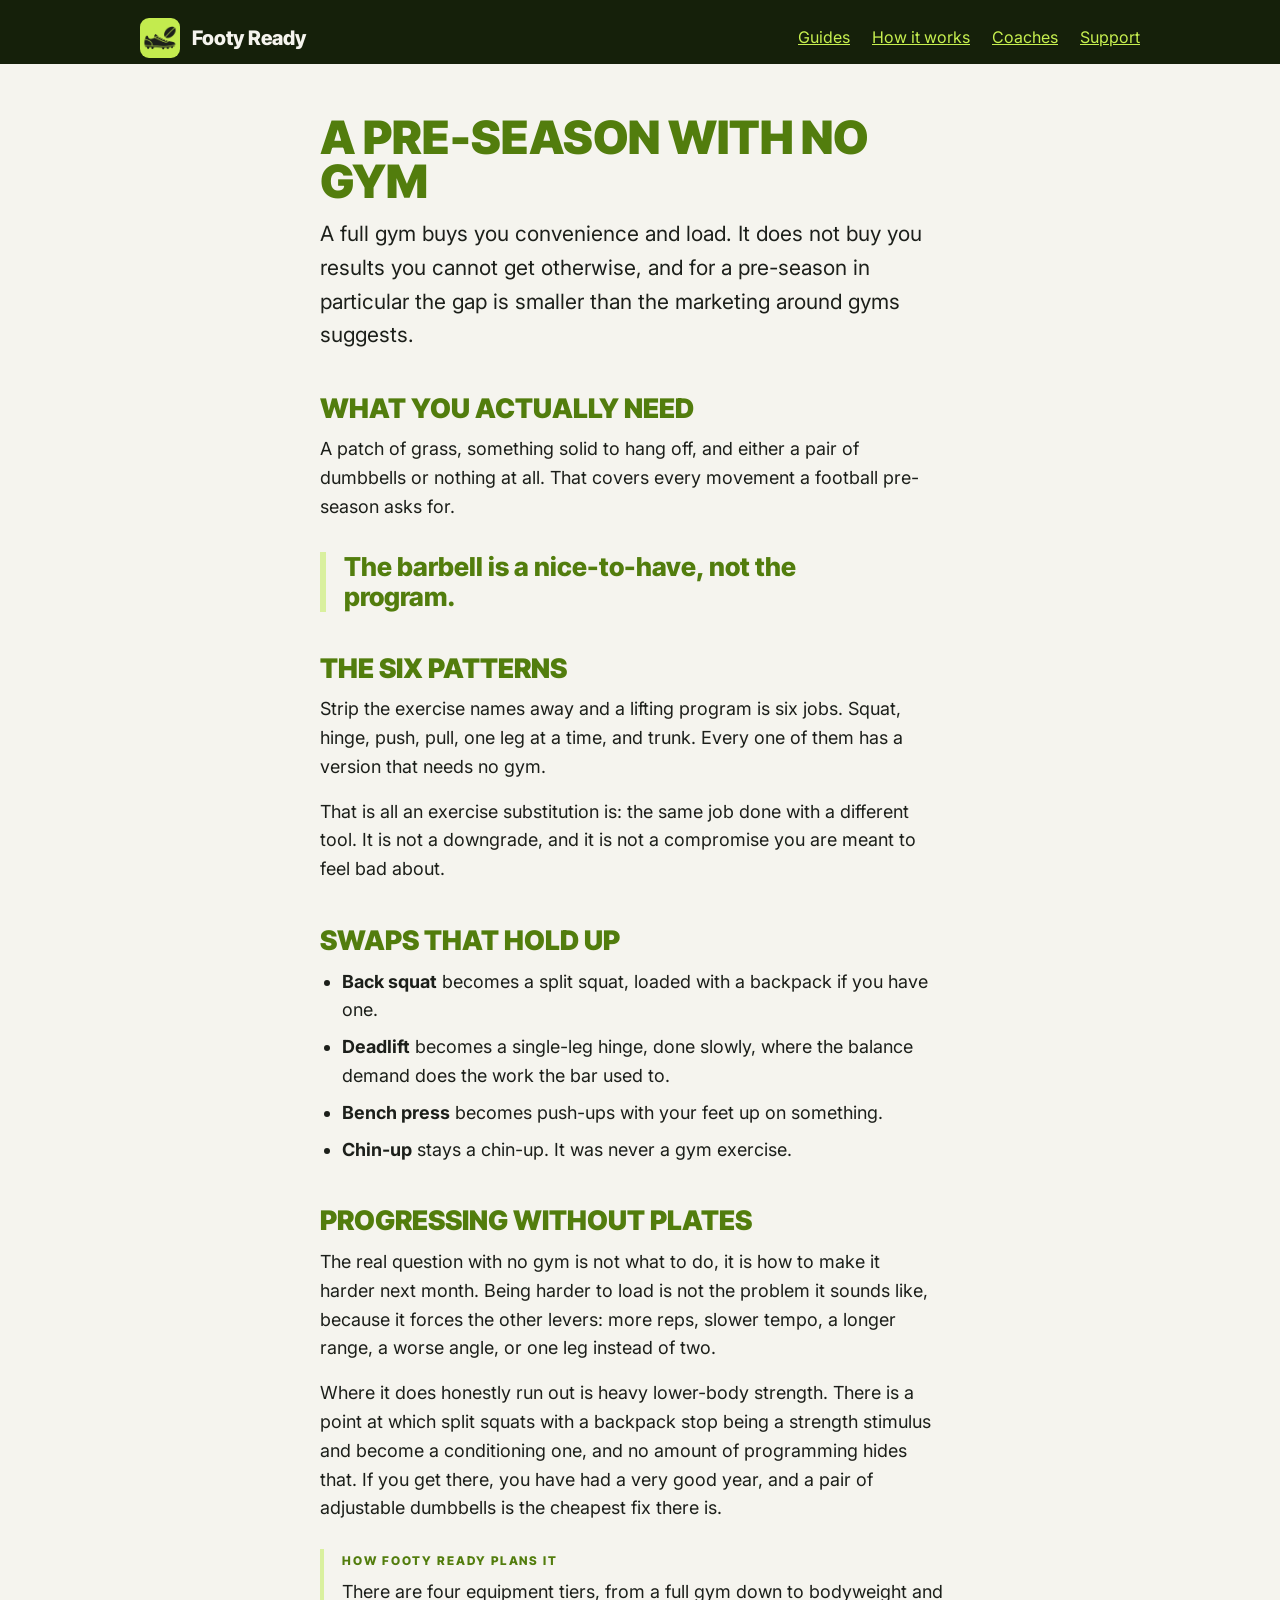
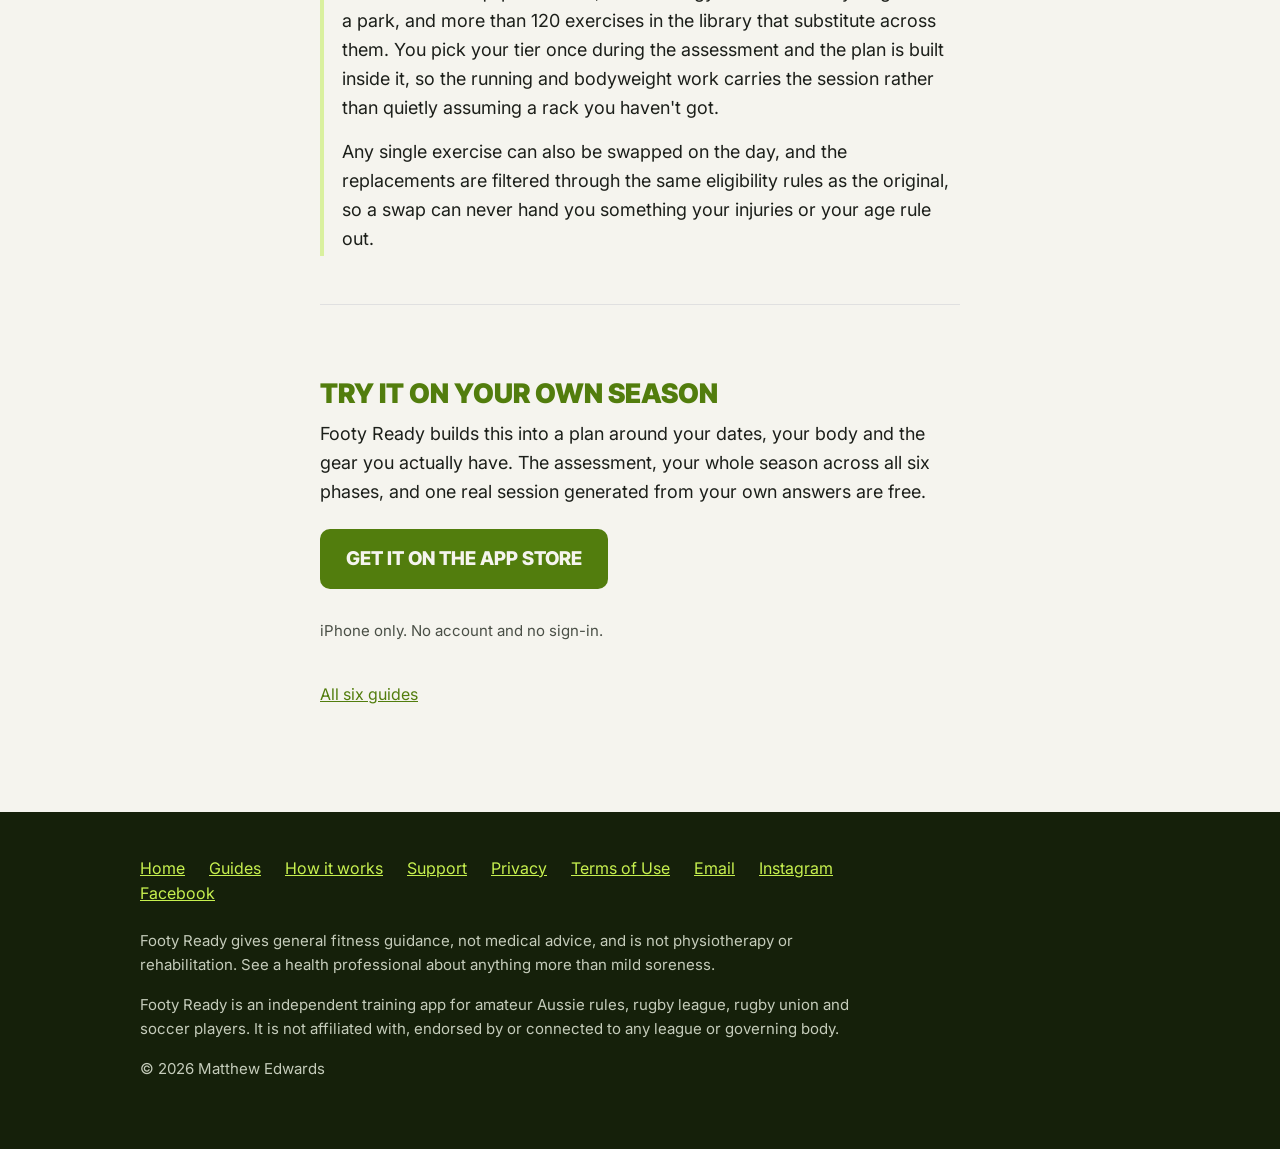
<file: pre-season-training-without-a-gym.html>
<!DOCTYPE html>
<html lang="en-AU">
<head>
<meta charset="UTF-8">
<meta name="viewport" content="width=device-width, initial-scale=1.0">
<title>Pre-Season Training Without a Gym: Footy Ready</title>
<meta name="description" content="How to run a football pre-season without a gym: the six movement patterns, the swaps that hold up, and how to keep progressing without plates.">
<link rel="canonical" href="https://footyreadyapp.com.au/pre-season-training-without-a-gym.html">
<meta name="apple-itunes-app" content="app-id=6807821197">
<meta property="og:type" content="article">
<meta property="og:title" content="Pre-Season Training Without a Gym: Footy Ready">
<meta property="og:description" content="How to run a football pre-season without a gym: the six movement patterns, the swaps that hold up, and how to keep progressing without plates.">
<meta property="og:image" content="https://footyreadyapp.com.au/img/og.png">
<meta property="og:url" content="https://footyreadyapp.com.au/pre-season-training-without-a-gym.html">
<meta name="twitter:card" content="summary_large_image">
<link rel="icon" href="img/favicon.png">
<link rel="apple-touch-icon" href="img/icon.png">
<link rel="stylesheet" href="site.css">
<script type="application/ld+json">
{
  "@context": "https://schema.org",
  "@type": "Article",
  "headline": "A pre-season with no gym",
  "description": "How to run a football pre-season without a gym: the six movement patterns, the swaps that hold up, and how to keep progressing without plates.",
  "inLanguage": "en-AU",
  "datePublished": "2026-09-17",
  "mainEntityOfPage": "https://footyreadyapp.com.au/pre-season-training-without-a-gym.html",
  "isPartOf": { "@id": "https://footyreadyapp.com.au/#site" },
  "author": { "@id": "https://footyreadyapp.com.au/#org" },
  "publisher": { "@id": "https://footyreadyapp.com.au/#org" }
}
</script>
</head>
<body>

<header class="olive">
  <div class="wrap">
    <div class="bar">
      <a class="brand" href="./">
        <img src="img/icon.png" alt="">
        <span>Footy Ready</span>
      </a>
      <nav>
        <a href="guides.html">Guides</a>
        <a href="how-it-works.html">How it works</a>
        <a href="./#coaches">Coaches</a>
        <a href="support.html">Support</a>
      </nav>
    </div>
  </div>
</header>

<section class="bone doc">
  <div class="wrap">
    <h1>A pre-season with no gym</h1>
    <p class="lede">A full gym buys you convenience and load. It does not buy you results you cannot get otherwise, and for a pre-season in particular the gap is smaller than the marketing around gyms suggests.</p>
    <h2 id="need">What you actually need</h2>
    <p>A patch of grass, something solid to hang off, and either a pair of dumbbells or nothing at all. That covers every movement a football pre-season asks for.</p>
    <p class="pull">The barbell is a nice-to-have, not the program.</p>
    <h2 id="patterns">The six patterns</h2>
    <p>Strip the exercise names away and a lifting program is six jobs. Squat, hinge, push, pull, one leg at a time, and trunk. Every one of them has a version that needs no gym.</p>
    <p>That is all an exercise substitution is: the same job done with a different tool. It is not a downgrade, and it is not a compromise you are meant to feel bad about.</p>
    <h2 id="swaps">Swaps that hold up</h2>
    <ul>
      <li><strong>Back squat</strong> becomes a split squat, loaded with a backpack if you have one.</li>
      <li><strong>Deadlift</strong> becomes a single-leg hinge, done slowly, where the balance demand does the work the bar used to.</li>
      <li><strong>Bench press</strong> becomes push-ups with your feet up on something.</li>
      <li><strong>Chin-up</strong> stays a chin-up. It was never a gym exercise.</li>
    </ul>
    <h2 id="progress">Progressing without plates</h2>
    <p>The real question with no gym is not what to do, it is how to make it harder next month. Being harder to load is not the problem it sounds like, because it forces the other levers: more reps, slower tempo, a longer range, a worse angle, or one leg instead of two.</p>
    <p>Where it does honestly run out is heavy lower-body strength. There is a point at which split squats with a backpack stop being a strength stimulus and become a conditioning one, and no amount of programming hides that. If you get there, you have had a very good year, and a pair of adjustable dumbbells is the cheapest fix there is.</p>
    <div class="plan">
      <span class="tag">How Footy Ready plans it</span>
      <p>There are four equipment tiers, from a full gym down to bodyweight and a park, and more than 120 exercises in the library that substitute across them. You pick your tier once during the assessment and the plan is built inside it, so the running and bodyweight work carries the session rather than quietly assuming a rack you haven't got.</p>
      <p>Any single exercise can also be swapped on the day, and the replacements are filtered through the same eligibility rules as the original, so a swap can never hand you something your injuries or your age rule out.</p>
    </div>

    <div class="end">
      <h2>Try it on your own season</h2>
      <p>Footy Ready builds this into a plan around your dates, your body and the gear you actually have. The assessment, your whole season across all six phases, and one real session generated from your own answers are free.</p>
      <p><a class="cta" href="https://apps.apple.com/au/app/footy-ready-training-plan/id6807821197?ct=guide-nogym">Get it on the App Store</a></p>
      <p class="note">iPhone only. No account and no sign-in.</p>
      <p class="backlink"><a href="guides.html">All six guides</a></p>
    </div>
  </div>
</section>

<footer>
  <div class="wrap">
    <p class="links">
      <a href="./">Home</a>
      <a href="guides.html">Guides</a>
      <a href="how-it-works.html">How it works</a>
      <a href="support.html">Support</a>
      <a href="privacy.html">Privacy</a>
      <a href="https://www.apple.com/legal/internet-services/itunes/dev/stdeula/">Terms of Use</a>
      <a href="mailto:mattsappdevelopment@gmail.com">Email</a>
      <a href="https://www.instagram.com/footyreadyapp/">Instagram</a>
      <a href="https://www.facebook.com/profile.php?id=61594351435169">Facebook</a>
    </p>
    <p>Footy Ready gives general fitness guidance, not medical advice, and is not physiotherapy or rehabilitation. See a health professional about anything more than mild soreness.</p>
    <p>Footy Ready is an independent training app for amateur Aussie rules, rugby league, rugby union and soccer players. It is not affiliated with, endorsed by or connected to any league or governing body.</p>
    <p>&copy; 2026 Matthew Edwards</p>
  </div>
</footer>

</body>
</html>
</file>
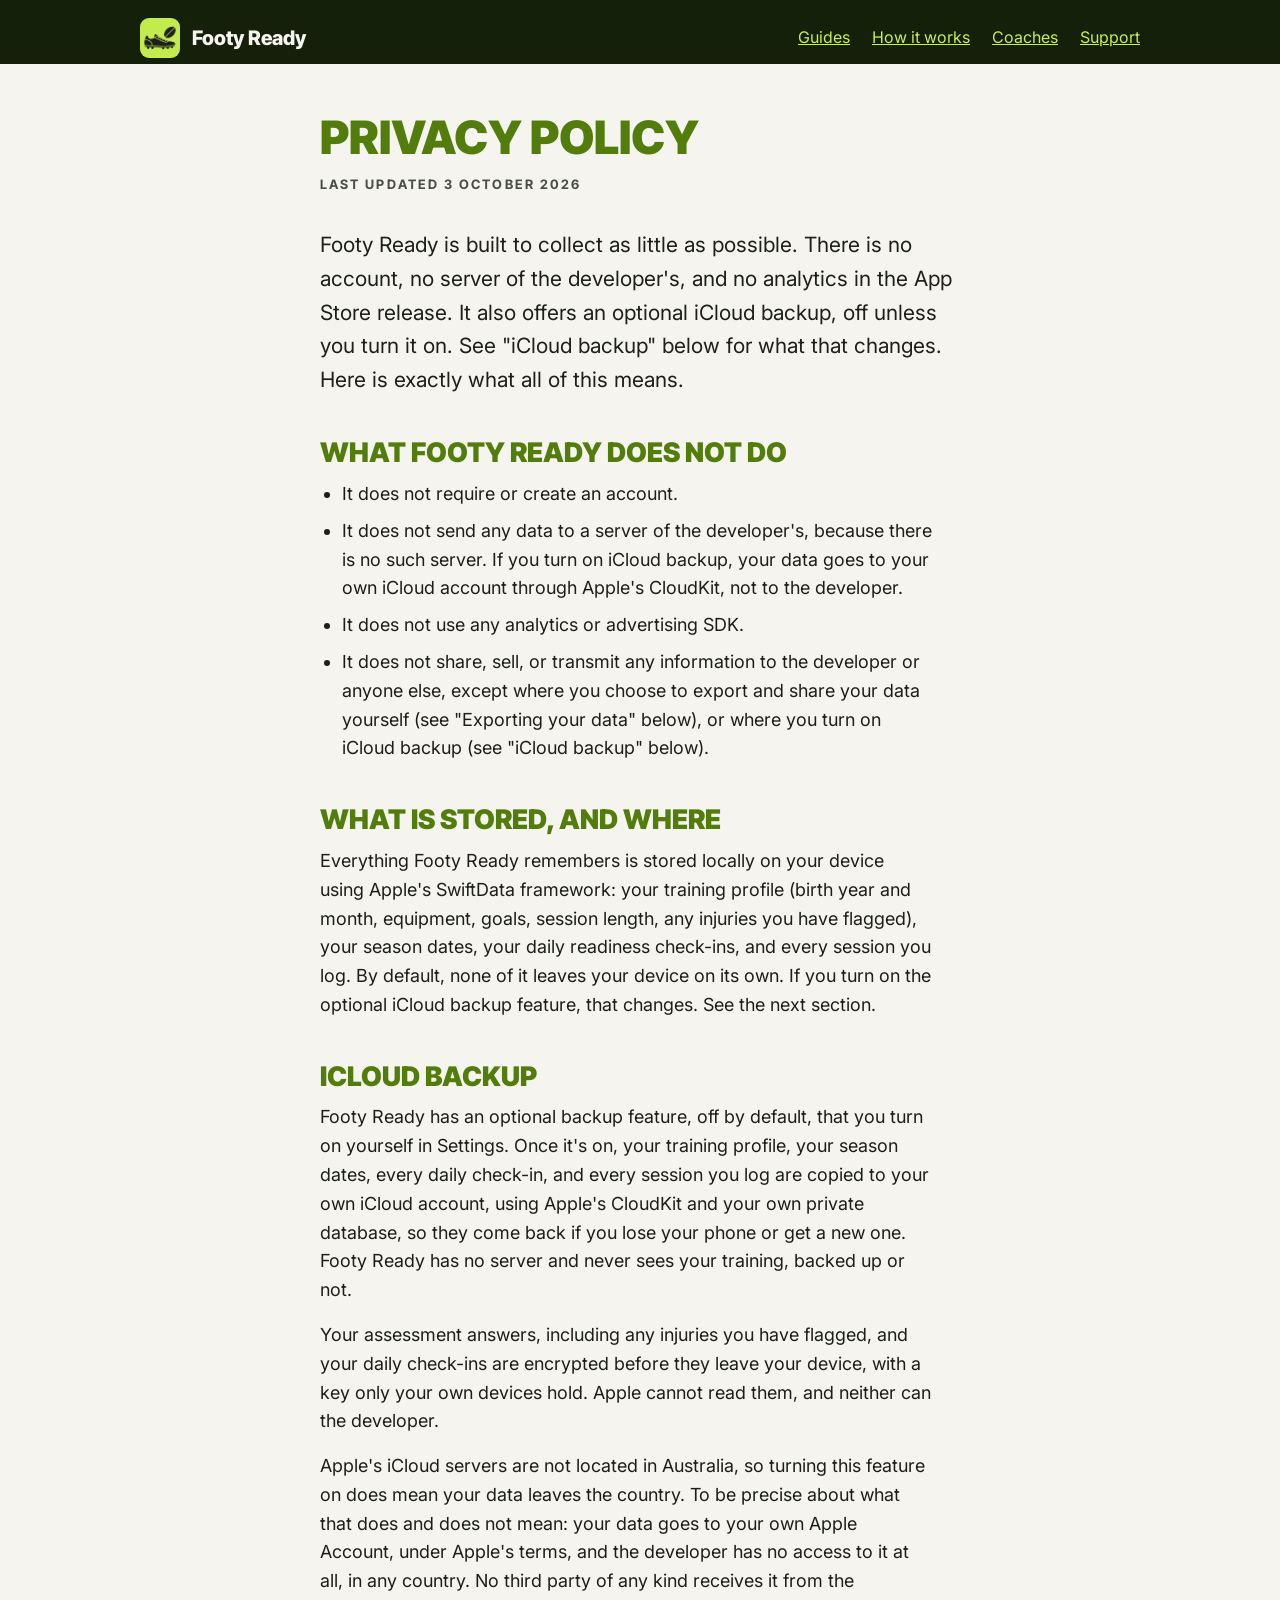
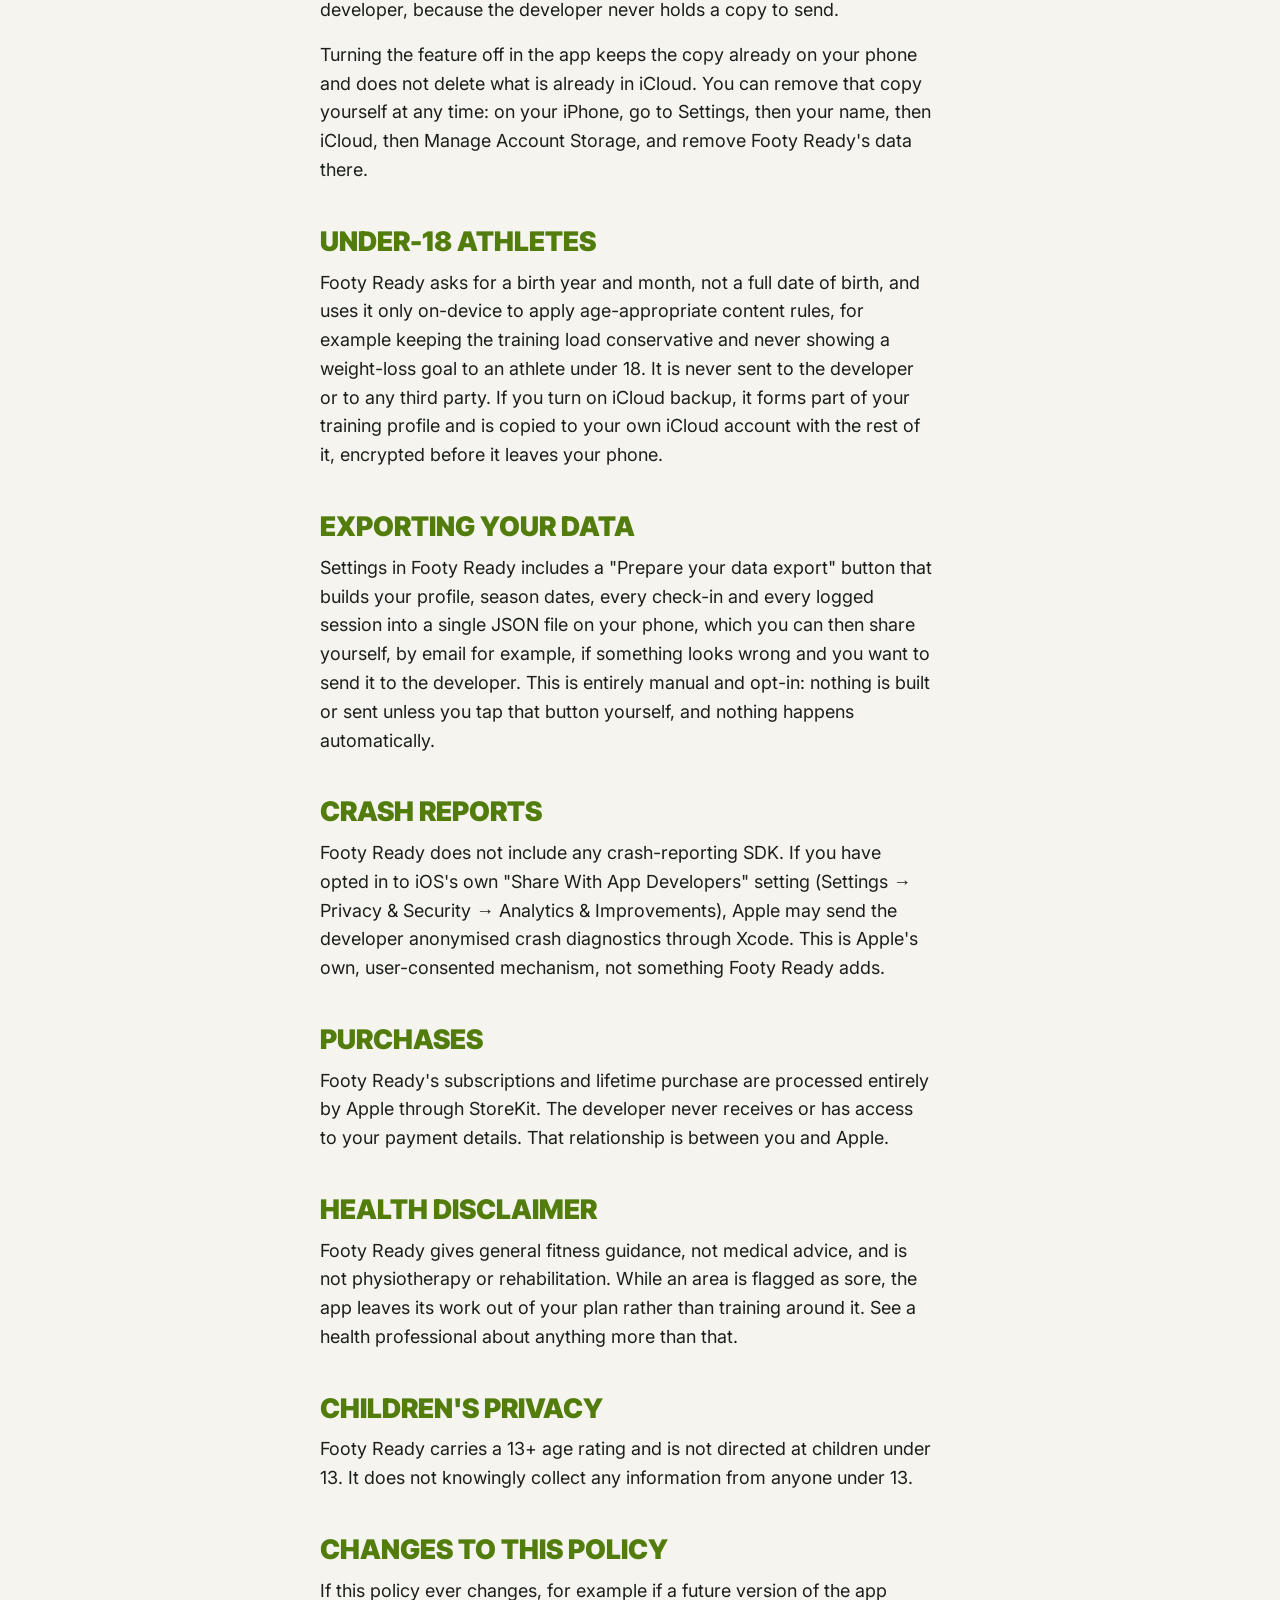
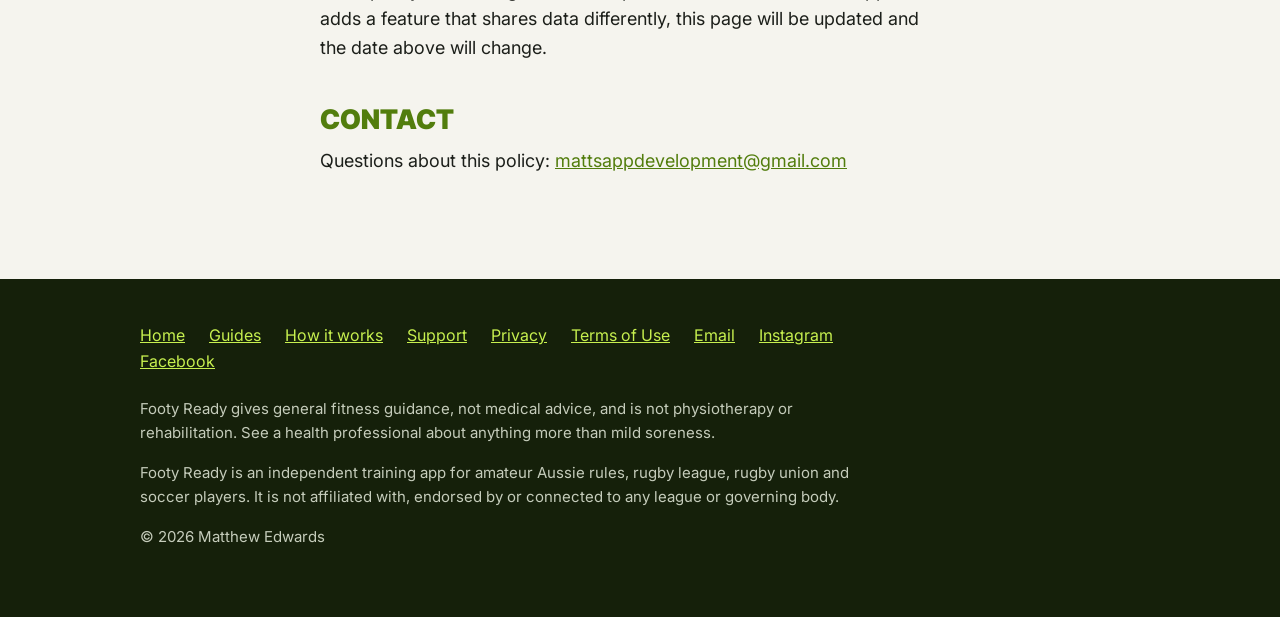
<file: privacy.html>
<!DOCTYPE html>
<html lang="en-AU">
<head>
<meta charset="UTF-8">
<meta name="viewport" content="width=device-width, initial-scale=1.0">
<title>Privacy Policy: Footy Ready</title>
<meta name="description" content="Footy Ready's privacy policy. No account, no analytics or advertising SDK, and an iCloud backup that is off until you turn it on.">
<link rel="canonical" href="https://footyreadyapp.com.au/privacy.html">
<meta property="og:type" content="website">
<meta property="og:title" content="Privacy Policy: Footy Ready">
<meta property="og:description" content="Footy Ready's privacy policy. No account, no analytics or advertising SDK, and an iCloud backup that is off until you turn it on.">
<meta property="og:image" content="https://footyreadyapp.com.au/img/og.png">
<meta property="og:url" content="https://footyreadyapp.com.au/privacy.html">
<meta name="twitter:card" content="summary_large_image">
<link rel="icon" href="img/favicon.png">
<link rel="apple-touch-icon" href="img/icon.png">
<link rel="stylesheet" href="site.css">
</head>
<body>

<header class="olive">
  <div class="wrap">
    <div class="bar">
      <a class="brand" href="./">
        <img src="img/icon.png" alt="">
        <span>Footy Ready</span>
      </a>
      <nav>
        <a href="guides.html">Guides</a>
        <a href="how-it-works.html">How it works</a>
        <a href="./#coaches">Coaches</a>
        <a href="support.html">Support</a>
      </nav>
    </div>
  </div>
</header>

<section class="bone doc">
  <div class="wrap">
    <h1>Privacy Policy</h1>
    <p class="meta">Last updated 3 October 2026</p>

    <p class="lede">Footy Ready is built to collect as little as possible. There is no account, no server of the developer's, and no analytics in the App Store release. It also offers an optional iCloud backup, off unless you turn it on. See "iCloud backup" below for what that changes. Here is exactly what all of this means.</p>

    <h2>What Footy Ready does not do</h2>
    <ul>
      <li>It does not require or create an account.</li>
      <li>It does not send any data to a server of the developer's, because there is no such server. If you turn on iCloud backup, your data goes to your own iCloud account through Apple's CloudKit, not to the developer.</li>
      <li>It does not use any analytics or advertising SDK.</li>
      <li>It does not share, sell, or transmit any information to the developer or anyone else, except where you choose to export and share your data yourself (see "Exporting your data" below), or where you turn on iCloud backup (see "iCloud backup" below).</li>
    </ul>

    <h2>What is stored, and where</h2>
    <p>Everything Footy Ready remembers is stored locally on your device using Apple's SwiftData framework: your training profile (birth year and month, equipment, goals, session length, any injuries you have flagged), your season dates, your daily readiness check-ins, and every session you log. By default, none of it leaves your device on its own. If you turn on the optional iCloud backup feature, that changes. See the next section.</p>

    <h2>iCloud backup</h2>
    <p>Footy Ready has an optional backup feature, off by default, that you turn on yourself in Settings. Once it's on, your training profile, your season dates, every daily check-in, and every session you log are copied to your own iCloud account, using Apple's CloudKit and your own private database, so they come back if you lose your phone or get a new one. Footy Ready has no server and never sees your training, backed up or not.</p>
    <p>Your assessment answers, including any injuries you have flagged, and your daily check-ins are encrypted before they leave your device, with a key only your own devices hold. Apple cannot read them, and neither can the developer.</p>
    <p>Apple's iCloud servers are not located in Australia, so turning this feature on does mean your data leaves the country. To be precise about what that does and does not mean: your data goes to your own Apple Account, under Apple's terms, and the developer has no access to it at all, in any country. No third party of any kind receives it from the developer, because the developer never holds a copy to send.</p>
    <p>Turning the feature off in the app keeps the copy already on your phone and does not delete what is already in iCloud. You can remove that copy yourself at any time: on your iPhone, go to Settings, then your name, then iCloud, then Manage Account Storage, and remove Footy Ready's data there.</p>

    <h2>Under-18 athletes</h2>
    <p>Footy Ready asks for a birth year and month, not a full date of birth, and uses it only on-device to apply age-appropriate content rules, for example keeping the training load conservative and never showing a weight-loss goal to an athlete under 18. It is never sent to the developer or to any third party. If you turn on iCloud backup, it forms part of your training profile and is copied to your own iCloud account with the rest of it, encrypted before it leaves your phone.</p>

    <h2>Exporting your data</h2>
    <p>Settings in Footy Ready includes a "Prepare your data export" button that builds your profile, season dates, every check-in and every logged session into a single JSON file on your phone, which you can then share yourself, by email for example, if something looks wrong and you want to send it to the developer. This is entirely manual and opt-in: nothing is built or sent unless you tap that button yourself, and nothing happens automatically.</p>

    <h2>Crash reports</h2>
    <p>Footy Ready does not include any crash-reporting SDK. If you have opted in to iOS's own "Share With App Developers" setting (Settings &rarr; Privacy &amp; Security &rarr; Analytics &amp; Improvements), Apple may send the developer anonymised crash diagnostics through Xcode. This is Apple's own, user-consented mechanism, not something Footy Ready adds.</p>

    <h2>Purchases</h2>
    <p>Footy Ready's subscriptions and lifetime purchase are processed entirely by Apple through StoreKit. The developer never receives or has access to your payment details. That relationship is between you and Apple.</p>

    <h2>Health disclaimer</h2>
    <p>Footy Ready gives general fitness guidance, not medical advice, and is not physiotherapy or rehabilitation. While an area is flagged as sore, the app leaves its work out of your plan rather than training around it. See a health professional about anything more than that.</p>

    <h2>Children's privacy</h2>
    <p>Footy Ready carries a 13+ age rating and is not directed at children under 13. It does not knowingly collect any information from anyone under 13.</p>

    <h2>Changes to this policy</h2>
    <p>If this policy ever changes, for example if a future version of the app adds a feature that shares data differently, this page will be updated and the date above will change.</p>

    <h2>Contact</h2>
    <p>Questions about this policy: <a href="mailto:mattsappdevelopment@gmail.com">mattsappdevelopment@gmail.com</a></p>
  </div>
</section>

<footer>
  <div class="wrap">
    <p class="links">
      <a href="./">Home</a>
      <a href="guides.html">Guides</a>
      <a href="how-it-works.html">How it works</a>
      <a href="support.html">Support</a>
      <a href="privacy.html">Privacy</a>
      <a href="https://www.apple.com/legal/internet-services/itunes/dev/stdeula/">Terms of Use</a>
      <a href="mailto:mattsappdevelopment@gmail.com">Email</a>
      <a href="https://www.instagram.com/footyreadyapp/">Instagram</a>
      <a href="https://www.facebook.com/profile.php?id=61594351435169">Facebook</a>
    </p>
    <p>Footy Ready gives general fitness guidance, not medical advice, and is not physiotherapy or rehabilitation. See a health professional about anything more than mild soreness.</p>
    <p>Footy Ready is an independent training app for amateur Aussie rules, rugby league, rugby union and soccer players. It is not affiliated with, endorsed by or connected to any league or governing body.</p>
    <p>&copy; 2026 Matthew Edwards</p>
  </div>
</footer>

</body>
</html>
</file>
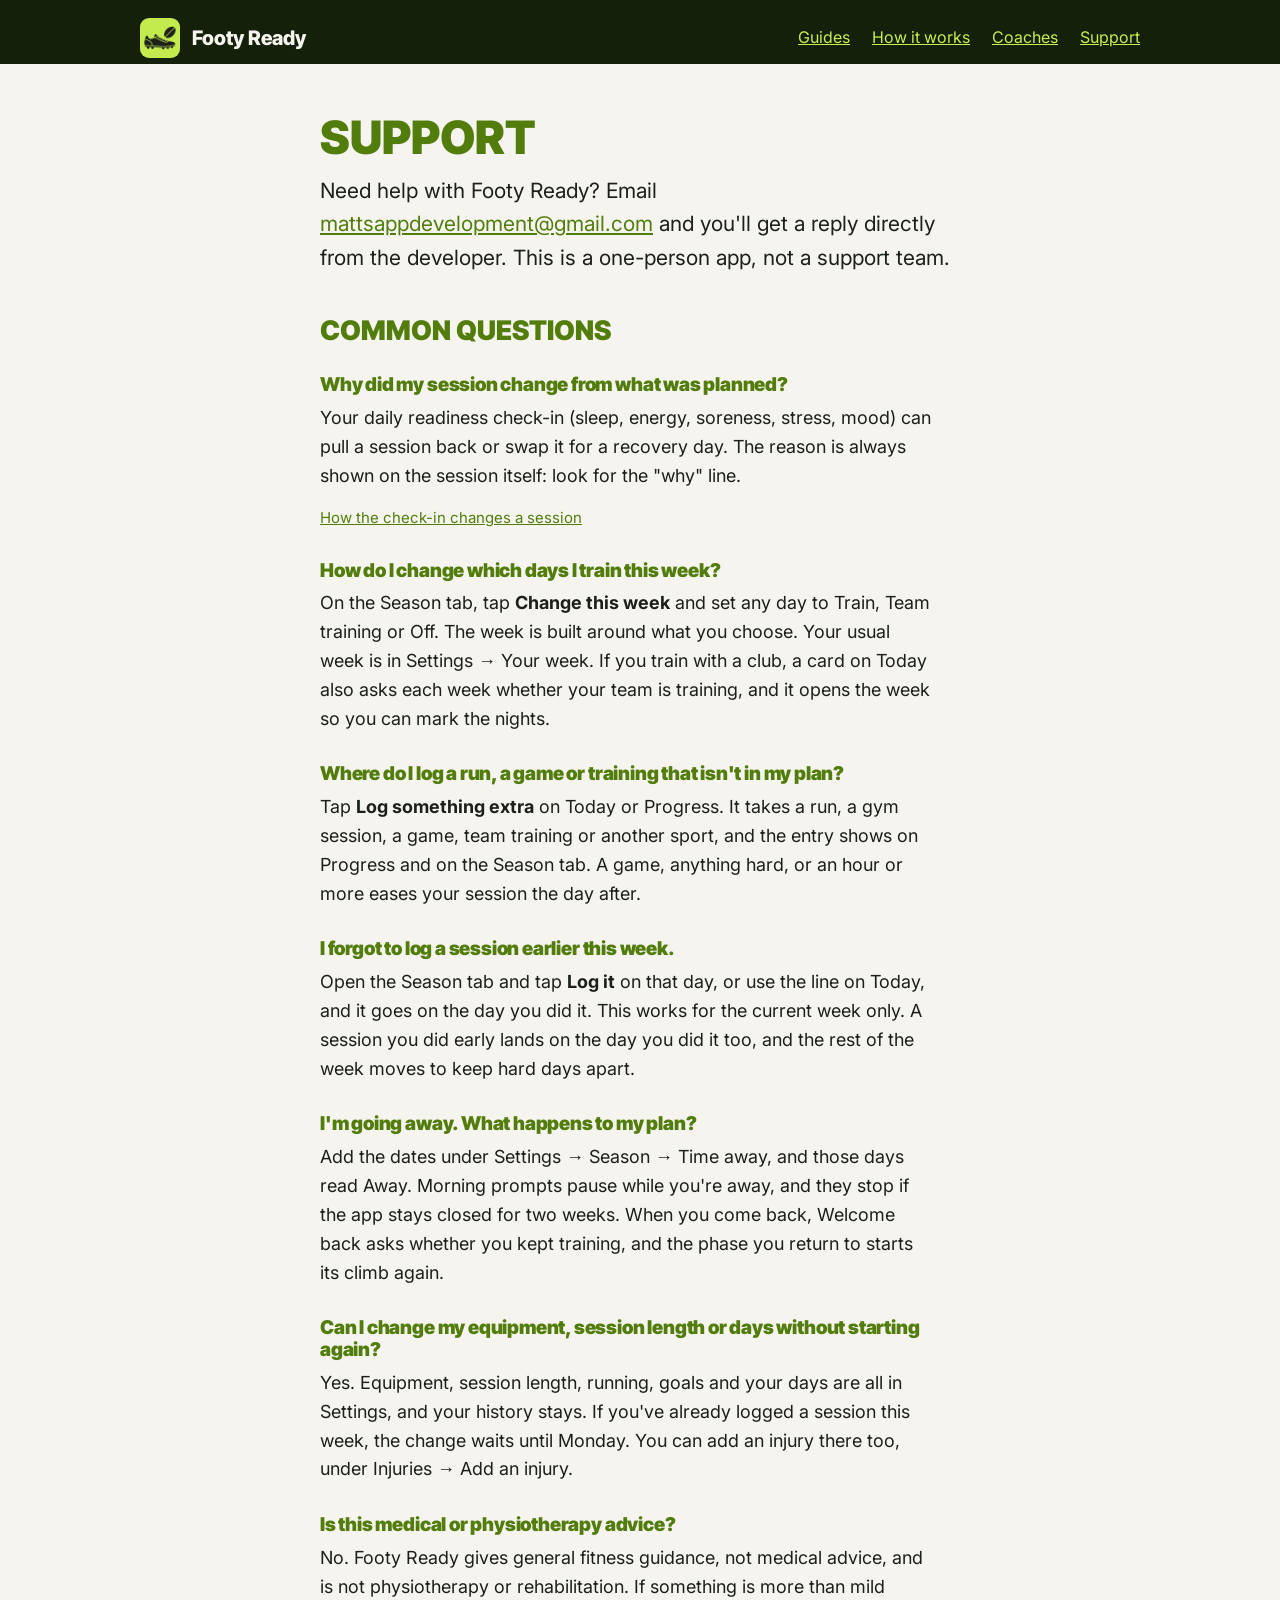
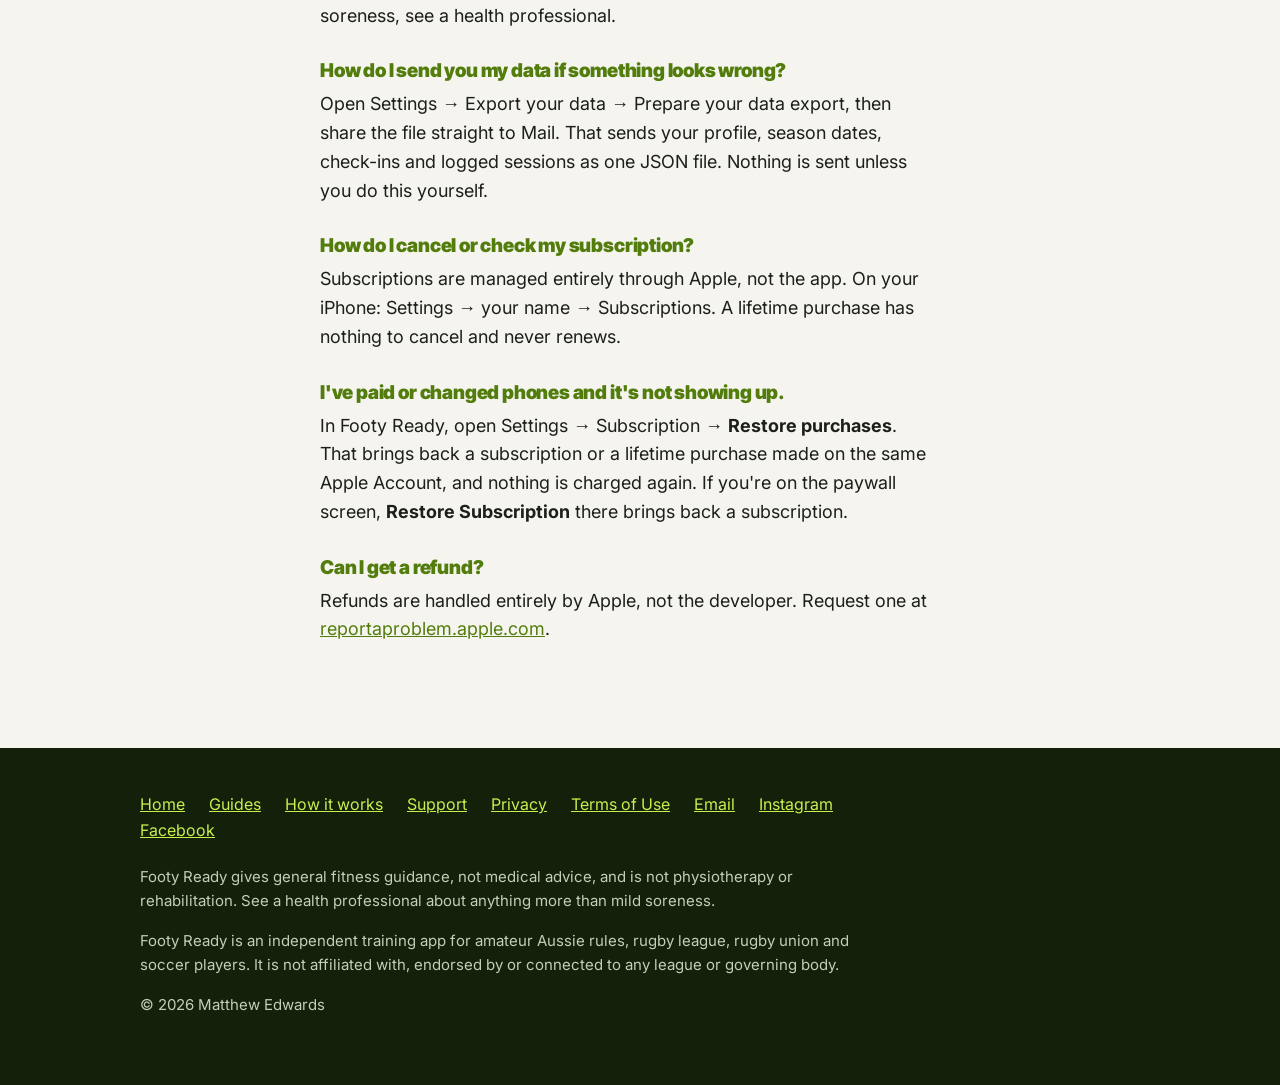
<file: support.html>
<!DOCTYPE html>
<html lang="en-AU">
<head>
<meta charset="UTF-8">
<meta name="viewport" content="width=device-width, initial-scale=1.0">
<title>Support: Footy Ready</title>
<meta name="description" content="Support for Footy Ready. Changing your week, logging extra training, time away, exporting your data, subscriptions, and reaching the developer directly.">
<link rel="canonical" href="https://footyreadyapp.com.au/support.html">
<meta property="og:type" content="website">
<meta property="og:title" content="Support: Footy Ready">
<meta property="og:description" content="Support for Footy Ready. Changing your week, logging extra training, time away, exporting your data, subscriptions, and reaching the developer directly.">
<meta property="og:image" content="https://footyreadyapp.com.au/img/og.png">
<meta property="og:url" content="https://footyreadyapp.com.au/support.html">
<meta name="twitter:card" content="summary_large_image">
<link rel="icon" href="img/favicon.png">
<link rel="apple-touch-icon" href="img/icon.png">
<link rel="stylesheet" href="site.css">
</head>
<body>

<header class="olive">
  <div class="wrap">
    <div class="bar">
      <a class="brand" href="./">
        <img src="img/icon.png" alt="">
        <span>Footy Ready</span>
      </a>
      <nav>
        <a href="guides.html">Guides</a>
        <a href="how-it-works.html">How it works</a>
        <a href="./#coaches">Coaches</a>
        <a href="support.html">Support</a>
      </nav>
    </div>
  </div>
</header>

<section class="bone doc">
  <div class="wrap">
    <h1>Support</h1>
    <p class="lede">Need help with Footy Ready? Email <a href="mailto:mattsappdevelopment@gmail.com">mattsappdevelopment@gmail.com</a> and you'll get a reply directly from the developer. This is a one-person app, not a support team.</p>

    <h2>Common questions</h2>

    <h3>Why did my session change from what was planned?</h3>
    <p>Your daily readiness check-in (sleep, energy, soreness, stress, mood) can pull a session back or swap it for a recovery day. The reason is always shown on the session itself: look for the "why" line.</p>
    <p class="note"><a href="how-it-works.html#readiness">How the check-in changes a session</a></p>

    <h3>How do I change which days I train this week?</h3>
    <p>On the Season tab, tap <strong>Change this week</strong> and set any day to Train, Team training or Off. The week is built around what you choose. Your usual week is in Settings &rarr; Your week. If you train with a club, a card on Today also asks each week whether your team is training, and it opens the week so you can mark the nights.</p>

    <h3>Where do I log a run, a game or training that isn't in my plan?</h3>
    <p>Tap <strong>Log something extra</strong> on Today or Progress. It takes a run, a gym session, a game, team training or another sport, and the entry shows on Progress and on the Season tab. A game, anything hard, or an hour or more eases your session the day after.</p>

    <h3>I forgot to log a session earlier this week.</h3>
    <p>Open the Season tab and tap <strong>Log it</strong> on that day, or use the line on Today, and it goes on the day you did it. This works for the current week only. A session you did early lands on the day you did it too, and the rest of the week moves to keep hard days apart.</p>

    <h3>I'm going away. What happens to my plan?</h3>
    <p>Add the dates under Settings &rarr; Season &rarr; Time away, and those days read Away. Morning prompts pause while you're away, and they stop if the app stays closed for two weeks. When you come back, Welcome back asks whether you kept training, and the phase you return to starts its climb again.</p>

    <h3>Can I change my equipment, session length or days without starting again?</h3>
    <p>Yes. Equipment, session length, running, goals and your days are all in Settings, and your history stays. If you've already logged a session this week, the change waits until Monday. You can add an injury there too, under Injuries &rarr; Add an injury.</p>

    <h3>Is this medical or physiotherapy advice?</h3>
    <p>No. Footy Ready gives general fitness guidance, not medical advice, and is not physiotherapy or rehabilitation. If something is more than mild soreness, see a health professional.</p>

    <h3>How do I send you my data if something looks wrong?</h3>
    <p>Open Settings &rarr; Export your data &rarr; Prepare your data export, then share the file straight to Mail. That sends your profile, season dates, check-ins and logged sessions as one JSON file. Nothing is sent unless you do this yourself.</p>

    <h3>How do I cancel or check my subscription?</h3>
    <p>Subscriptions are managed entirely through Apple, not the app. On your iPhone: Settings &rarr; your name &rarr; Subscriptions. A lifetime purchase has nothing to cancel and never renews.</p>

    <h3>I've paid or changed phones and it's not showing up.</h3>
    <p>In Footy Ready, open Settings &rarr; Subscription &rarr; <strong>Restore purchases</strong>. That brings back a subscription or a lifetime purchase made on the same Apple Account, and nothing is charged again. If you're on the paywall screen, <strong>Restore Subscription</strong> there brings back a subscription.</p>

    <h3>Can I get a refund?</h3>
    <p>Refunds are handled entirely by Apple, not the developer. Request one at <a href="https://reportaproblem.apple.com">reportaproblem.apple.com</a>.</p>
  </div>
</section>

<footer>
  <div class="wrap">
    <p class="links">
      <a href="./">Home</a>
      <a href="guides.html">Guides</a>
      <a href="how-it-works.html">How it works</a>
      <a href="support.html">Support</a>
      <a href="privacy.html">Privacy</a>
      <a href="https://www.apple.com/legal/internet-services/itunes/dev/stdeula/">Terms of Use</a>
      <a href="mailto:mattsappdevelopment@gmail.com">Email</a>
      <a href="https://www.instagram.com/footyreadyapp/">Instagram</a>
      <a href="https://www.facebook.com/profile.php?id=61594351435169">Facebook</a>
    </p>
    <p>Footy Ready gives general fitness guidance, not medical advice, and is not physiotherapy or rehabilitation. See a health professional about anything more than mild soreness.</p>
    <p>Footy Ready is an independent training app for amateur Aussie rules, rugby league, rugby union and soccer players. It is not affiliated with, endorsed by or connected to any league or governing body.</p>
    <p>&copy; 2026 Matthew Edwards</p>
  </div>
</footer>

</body>
</html>
</file>
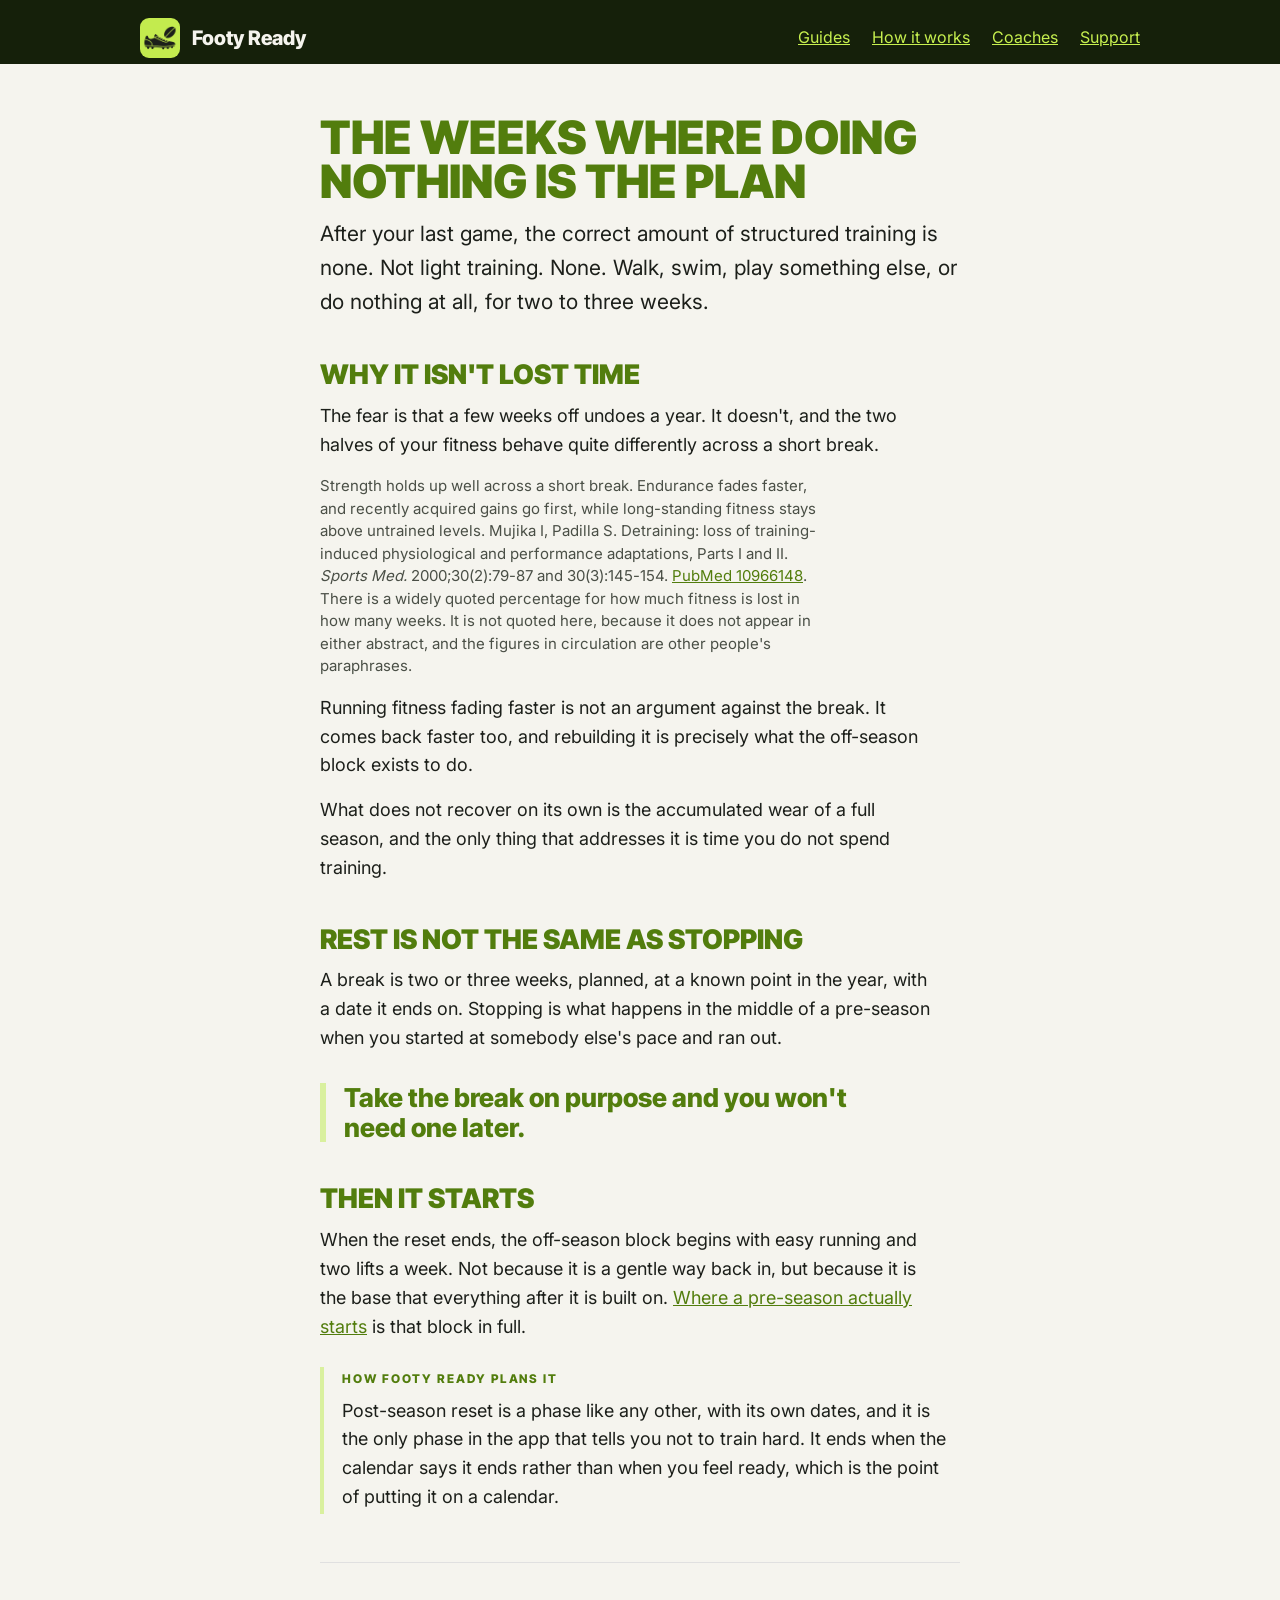
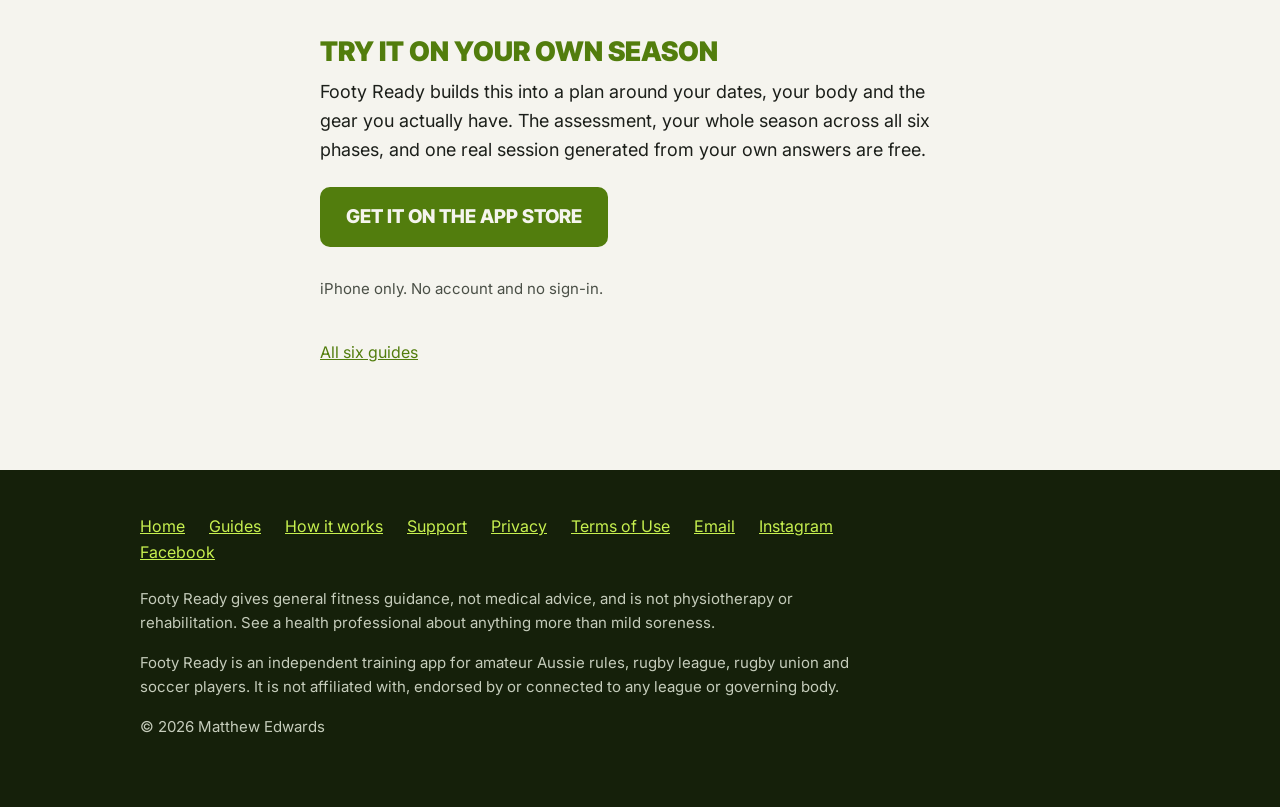
<file: the-weeks-where-doing-nothing-is-the-plan.html>
<!DOCTYPE html>
<html lang="en-AU">
<head>
<meta charset="UTF-8">
<meta name="viewport" content="width=device-width, initial-scale=1.0">
<title>The Weeks Where Doing Nothing Is the Plan: Footy Ready</title>
<meta name="description" content="The post-season break: why two to three weeks of no structured training after your last game is the plan, and how a planned break differs from stopping.">
<link rel="canonical" href="https://footyreadyapp.com.au/the-weeks-where-doing-nothing-is-the-plan.html">
<meta name="apple-itunes-app" content="app-id=6807821197">
<meta property="og:type" content="article">
<meta property="og:title" content="The Weeks Where Doing Nothing Is the Plan: Footy Ready">
<meta property="og:description" content="The post-season break: why two to three weeks of no structured training after your last game is the plan, and how a planned break differs from stopping.">
<meta property="og:image" content="https://footyreadyapp.com.au/img/og.png">
<meta property="og:url" content="https://footyreadyapp.com.au/the-weeks-where-doing-nothing-is-the-plan.html">
<meta name="twitter:card" content="summary_large_image">
<link rel="icon" href="img/favicon.png">
<link rel="apple-touch-icon" href="img/icon.png">
<link rel="stylesheet" href="site.css">
<script type="application/ld+json">
{
  "@context": "https://schema.org",
  "@type": "Article",
  "headline": "The weeks where doing nothing is the plan",
  "description": "The post-season break: why two to three weeks of no structured training after your last game is the plan, and how a planned break differs from stopping.",
  "inLanguage": "en-AU",
  "datePublished": "2026-09-17",
  "mainEntityOfPage": "https://footyreadyapp.com.au/the-weeks-where-doing-nothing-is-the-plan.html",
  "isPartOf": { "@id": "https://footyreadyapp.com.au/#site" },
  "author": { "@id": "https://footyreadyapp.com.au/#org" },
  "publisher": { "@id": "https://footyreadyapp.com.au/#org" }
}
</script>
</head>
<body>

<header class="olive">
  <div class="wrap">
    <div class="bar">
      <a class="brand" href="./">
        <img src="img/icon.png" alt="">
        <span>Footy Ready</span>
      </a>
      <nav>
        <a href="guides.html">Guides</a>
        <a href="how-it-works.html">How it works</a>
        <a href="./#coaches">Coaches</a>
        <a href="support.html">Support</a>
      </nav>
    </div>
  </div>
</header>

<section class="bone doc">
  <div class="wrap">
    <h1>The weeks where doing nothing is the plan</h1>
    <p class="lede">After your last game, the correct amount of structured training is none. Not light training. None. Walk, swim, play something else, or do nothing at all, for two to three weeks.</p>
    <h2 id="not-lost">Why it isn't lost time</h2>
    <p>The fear is that a few weeks off undoes a year. It doesn't, and the two halves of your fitness behave quite differently across a short break.</p>
    <p class="cite">Strength holds up well across a short break. Endurance fades faster, and recently acquired gains go first, while long-standing fitness stays above untrained levels. Mujika I, Padilla S. Detraining: loss of training-induced physiological and performance adaptations, Parts I and II. <em>Sports Med.</em> 2000;30(2):79-87 and 30(3):145-154. <a href="https://pubmed.ncbi.nlm.nih.gov/10966148/">PubMed 10966148</a>. There is a widely quoted percentage for how much fitness is lost in how many weeks. It is not quoted here, because it does not appear in either abstract, and the figures in circulation are other people's paraphrases.</p>
    <p>Running fitness fading faster is not an argument against the break. It comes back faster too, and rebuilding it is precisely what the off-season block exists to do.</p>
    <p>What does not recover on its own is the accumulated wear of a full season, and the only thing that addresses it is time you do not spend training.</p>
    <h2 id="not-stopping">Rest is not the same as stopping</h2>
    <p>A break is two or three weeks, planned, at a known point in the year, with a date it ends on. Stopping is what happens in the middle of a pre-season when you started at somebody else's pace and ran out.</p>
    <p class="pull">Take the break on purpose and you won't need one later.</p>
    <h2 id="then">Then it starts</h2>
    <p>When the reset ends, the off-season block begins with easy running and two lifts a week. Not because it is a gentle way back in, but because it is the base that everything after it is built on. <a href="where-a-pre-season-starts.html">Where a pre-season actually starts</a> is that block in full.</p>
    <div class="plan">
      <span class="tag">How Footy Ready plans it</span>
      <p>Post-season reset is a phase like any other, with its own dates, and it is the only phase in the app that tells you not to train hard. It ends when the calendar says it ends rather than when you feel ready, which is the point of putting it on a calendar.</p>
    </div>

    <div class="end">
      <h2>Try it on your own season</h2>
      <p>Footy Ready builds this into a plan around your dates, your body and the gear you actually have. The assessment, your whole season across all six phases, and one real session generated from your own answers are free.</p>
      <p><a class="cta" href="https://apps.apple.com/au/app/footy-ready-training-plan/id6807821197?ct=guide-reset">Get it on the App Store</a></p>
      <p class="note">iPhone only. No account and no sign-in.</p>
      <p class="backlink"><a href="guides.html">All six guides</a></p>
    </div>
  </div>
</section>

<footer>
  <div class="wrap">
    <p class="links">
      <a href="./">Home</a>
      <a href="guides.html">Guides</a>
      <a href="how-it-works.html">How it works</a>
      <a href="support.html">Support</a>
      <a href="privacy.html">Privacy</a>
      <a href="https://www.apple.com/legal/internet-services/itunes/dev/stdeula/">Terms of Use</a>
      <a href="mailto:mattsappdevelopment@gmail.com">Email</a>
      <a href="https://www.instagram.com/footyreadyapp/">Instagram</a>
      <a href="https://www.facebook.com/profile.php?id=61594351435169">Facebook</a>
    </p>
    <p>Footy Ready gives general fitness guidance, not medical advice, and is not physiotherapy or rehabilitation. See a health professional about anything more than mild soreness.</p>
    <p>Footy Ready is an independent training app for amateur Aussie rules, rugby league, rugby union and soccer players. It is not affiliated with, endorsed by or connected to any league or governing body.</p>
    <p>&copy; 2026 Matthew Edwards</p>
  </div>
</footer>

</body>
</html>
</file>
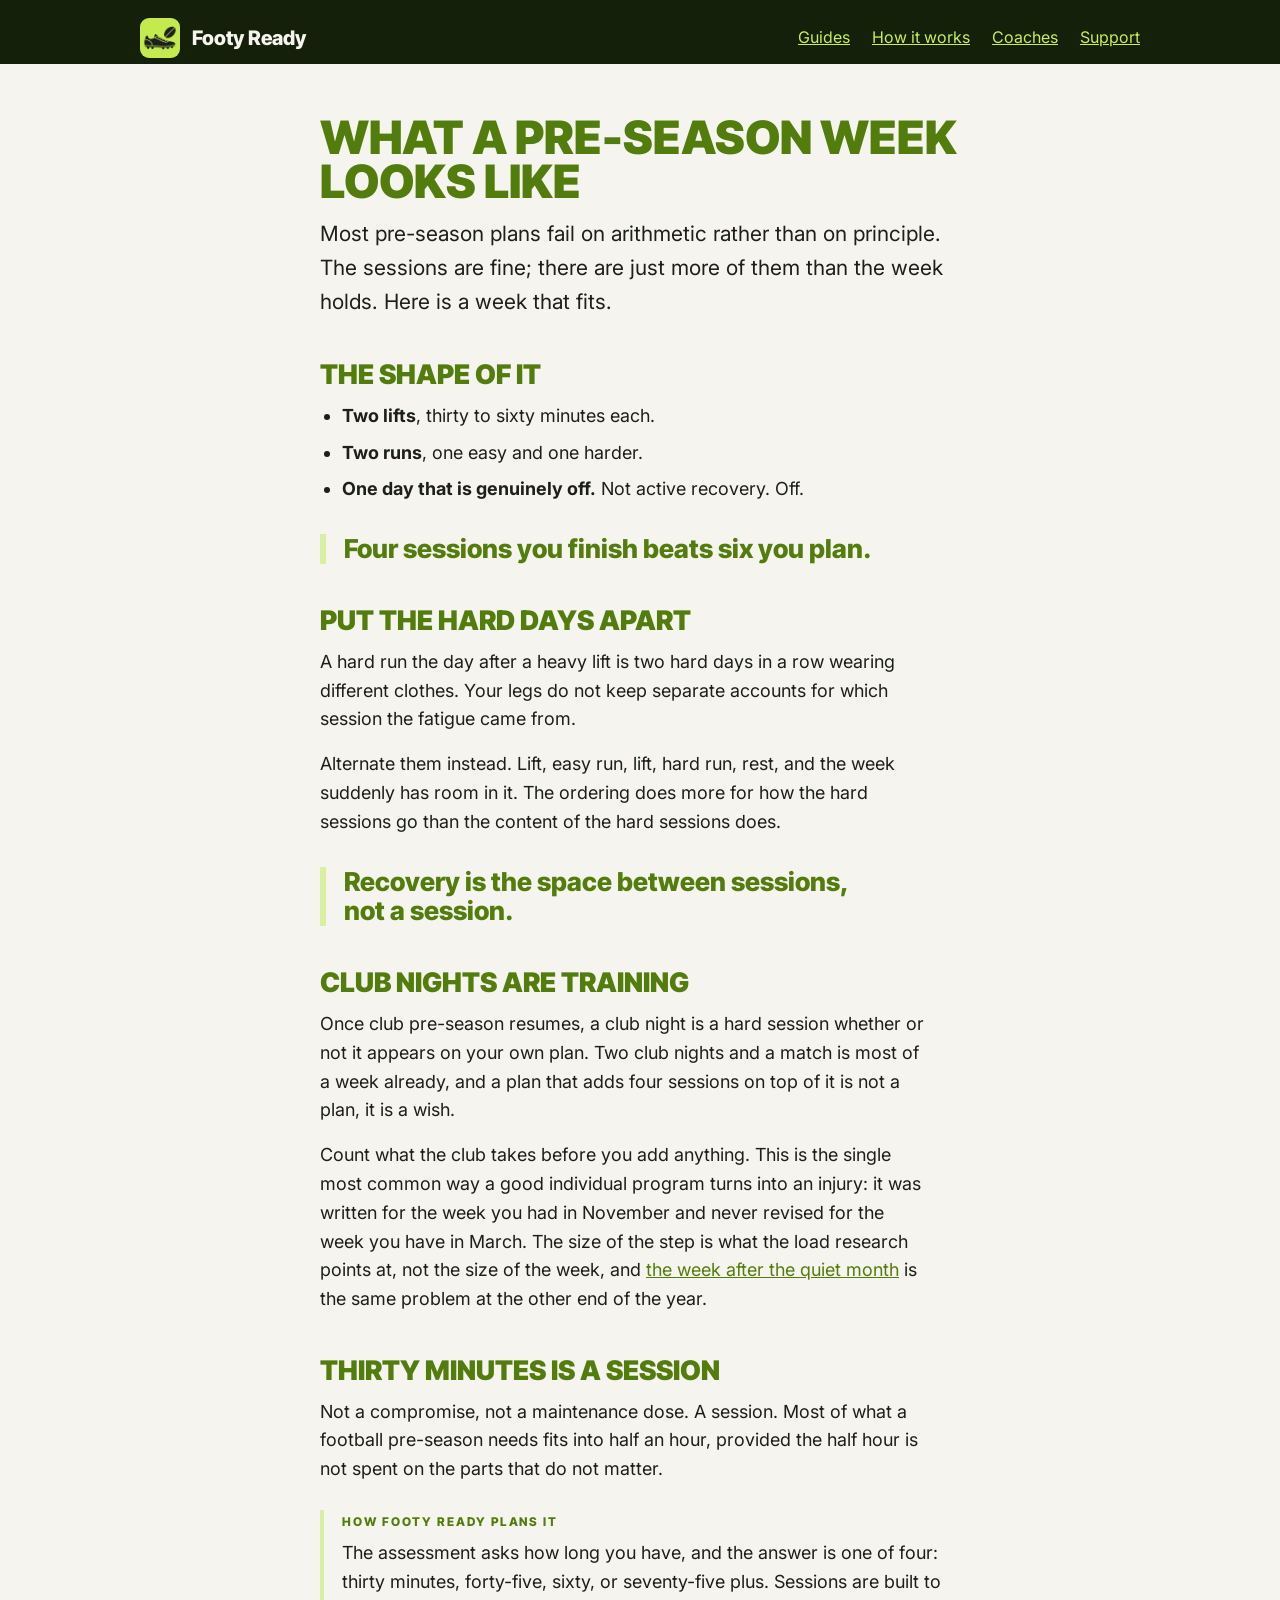
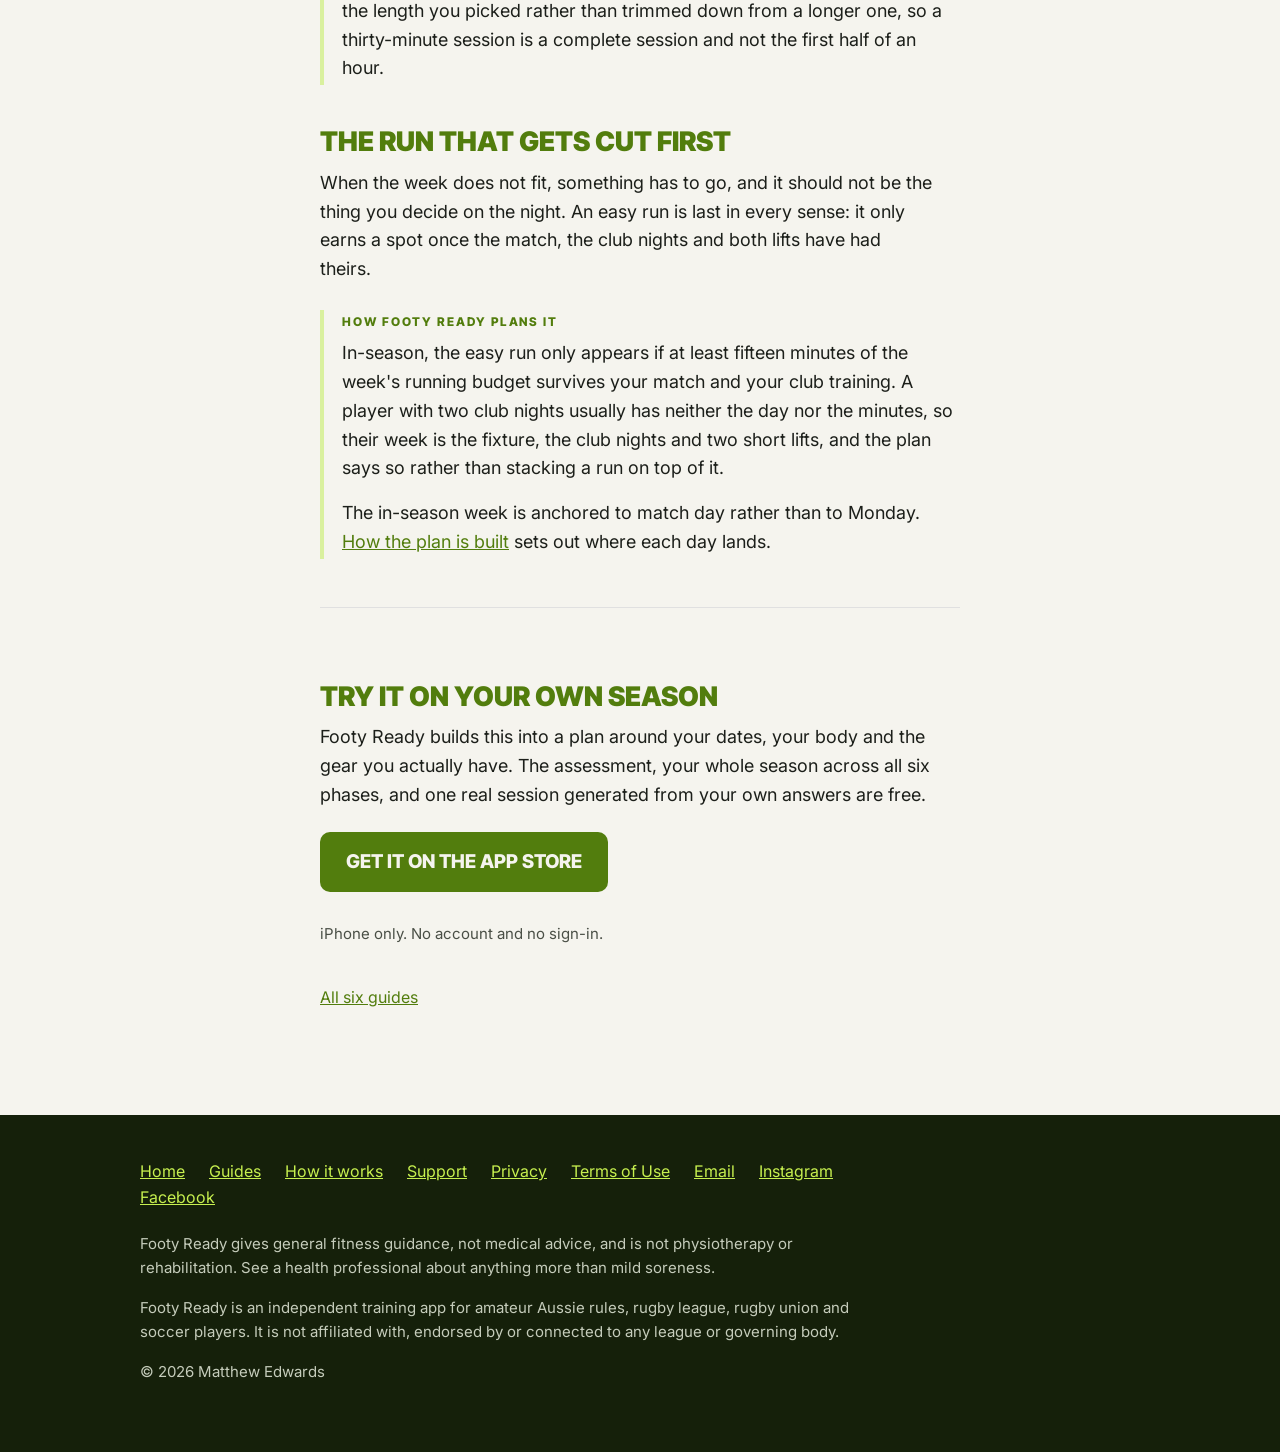
<file: what-a-pre-season-week-looks-like.html>
<!DOCTYPE html>
<html lang="en-AU">
<head>
<meta charset="UTF-8">
<meta name="viewport" content="width=device-width, initial-scale=1.0">
<title>What a Pre-Season Week Looks Like: Footy Ready</title>
<meta name="description" content="What a football pre-season training week looks like: two lifts, two runs, one real rest day, and how to fit it around club training nights.">
<link rel="canonical" href="https://footyreadyapp.com.au/what-a-pre-season-week-looks-like.html">
<meta name="apple-itunes-app" content="app-id=6807821197">
<meta property="og:type" content="article">
<meta property="og:title" content="What a Pre-Season Week Looks Like: Footy Ready">
<meta property="og:description" content="What a football pre-season training week looks like: two lifts, two runs, one real rest day, and how to fit it around club training nights.">
<meta property="og:image" content="https://footyreadyapp.com.au/img/og.png">
<meta property="og:url" content="https://footyreadyapp.com.au/what-a-pre-season-week-looks-like.html">
<meta name="twitter:card" content="summary_large_image">
<link rel="icon" href="img/favicon.png">
<link rel="apple-touch-icon" href="img/icon.png">
<link rel="stylesheet" href="site.css">
<script type="application/ld+json">
{
  "@context": "https://schema.org",
  "@type": "Article",
  "headline": "What a pre-season week looks like",
  "description": "What a football pre-season training week looks like: two lifts, two runs, one real rest day, and how to fit it around club training nights.",
  "inLanguage": "en-AU",
  "datePublished": "2026-09-17",
  "mainEntityOfPage": "https://footyreadyapp.com.au/what-a-pre-season-week-looks-like.html",
  "isPartOf": { "@id": "https://footyreadyapp.com.au/#site" },
  "author": { "@id": "https://footyreadyapp.com.au/#org" },
  "publisher": { "@id": "https://footyreadyapp.com.au/#org" }
}
</script>
</head>
<body>

<header class="olive">
  <div class="wrap">
    <div class="bar">
      <a class="brand" href="./">
        <img src="img/icon.png" alt="">
        <span>Footy Ready</span>
      </a>
      <nav>
        <a href="guides.html">Guides</a>
        <a href="how-it-works.html">How it works</a>
        <a href="./#coaches">Coaches</a>
        <a href="support.html">Support</a>
      </nav>
    </div>
  </div>
</header>

<section class="bone doc">
  <div class="wrap">
    <h1>What a pre-season week looks like</h1>
    <p class="lede">Most pre-season plans fail on arithmetic rather than on principle. The sessions are fine; there are just more of them than the week holds. Here is a week that fits.</p>
    <h2 id="shape">The shape of it</h2>
    <ul>
      <li><strong>Two lifts</strong>, thirty to sixty minutes each.</li>
      <li><strong>Two runs</strong>, one easy and one harder.</li>
      <li><strong>One day that is genuinely off.</strong> Not active recovery. Off.</li>
    </ul>
    <p class="pull">Four sessions you finish beats six you plan.</p>
    <h2 id="spacing">Put the hard days apart</h2>
    <p>A hard run the day after a heavy lift is two hard days in a row wearing different clothes. Your legs do not keep separate accounts for which session the fatigue came from.</p>
    <p>Alternate them instead. Lift, easy run, lift, hard run, rest, and the week suddenly has room in it. The ordering does more for how the hard sessions go than the content of the hard sessions does.</p>
    <p class="pull">Recovery is the space between sessions, not a session.</p>
    <h2 id="club">Club nights are training</h2>
    <p>Once club pre-season resumes, a club night is a hard session whether or not it appears on your own plan. Two club nights and a match is most of a week already, and a plan that adds four sessions on top of it is not a plan, it is a wish.</p>
    <p>Count what the club takes before you add anything. This is the single most common way a good individual program turns into an injury: it was written for the week you had in November and never revised for the week you have in March. The size of the step is what the load research points at, not the size of the week, and <a href="coming-back-after-the-off-season.html">the week after the quiet month</a> is the same problem at the other end of the year.</p>
    <h2 id="time">Thirty minutes is a session</h2>
    <p>Not a compromise, not a maintenance dose. A session. Most of what a football pre-season needs fits into half an hour, provided the half hour is not spent on the parts that do not matter.</p>
    <div class="plan">
      <span class="tag">How Footy Ready plans it</span>
      <p>The assessment asks how long you have, and the answer is one of four: thirty minutes, forty-five, sixty, or seventy-five plus. Sessions are built to the length you picked rather than trimmed down from a longer one, so a thirty-minute session is a complete session and not the first half of an hour.</p>
    </div>
    <h2 id="cut">The run that gets cut first</h2>
    <p>When the week does not fit, something has to go, and it should not be the thing you decide on the night. An easy run is last in every sense: it only earns a spot once the match, the club nights and both lifts have had theirs.</p>
    <div class="plan">
      <span class="tag">How Footy Ready plans it</span>
      <p>In-season, the easy run only appears if at least fifteen minutes of the week's running budget survives your match and your club training. A player with two club nights usually has neither the day nor the minutes, so their week is the fixture, the club nights and two short lifts, and the plan says so rather than stacking a run on top of it.</p>
      <p>The in-season week is anchored to match day rather than to Monday. <a href="how-it-works.html#season">How the plan is built</a> sets out where each day lands.</p>
    </div>

    <div class="end">
      <h2>Try it on your own season</h2>
      <p>Footy Ready builds this into a plan around your dates, your body and the gear you actually have. The assessment, your whole season across all six phases, and one real session generated from your own answers are free.</p>
      <p><a class="cta" href="https://apps.apple.com/au/app/footy-ready-training-plan/id6807821197?ct=guide-week">Get it on the App Store</a></p>
      <p class="note">iPhone only. No account and no sign-in.</p>
      <p class="backlink"><a href="guides.html">All six guides</a></p>
    </div>
  </div>
</section>

<footer>
  <div class="wrap">
    <p class="links">
      <a href="./">Home</a>
      <a href="guides.html">Guides</a>
      <a href="how-it-works.html">How it works</a>
      <a href="support.html">Support</a>
      <a href="privacy.html">Privacy</a>
      <a href="https://www.apple.com/legal/internet-services/itunes/dev/stdeula/">Terms of Use</a>
      <a href="mailto:mattsappdevelopment@gmail.com">Email</a>
      <a href="https://www.instagram.com/footyreadyapp/">Instagram</a>
      <a href="https://www.facebook.com/profile.php?id=61594351435169">Facebook</a>
    </p>
    <p>Footy Ready gives general fitness guidance, not medical advice, and is not physiotherapy or rehabilitation. See a health professional about anything more than mild soreness.</p>
    <p>Footy Ready is an independent training app for amateur Aussie rules, rugby league, rugby union and soccer players. It is not affiliated with, endorsed by or connected to any league or governing body.</p>
    <p>&copy; 2026 Matthew Edwards</p>
  </div>
</footer>

</body>
</html>
</file>
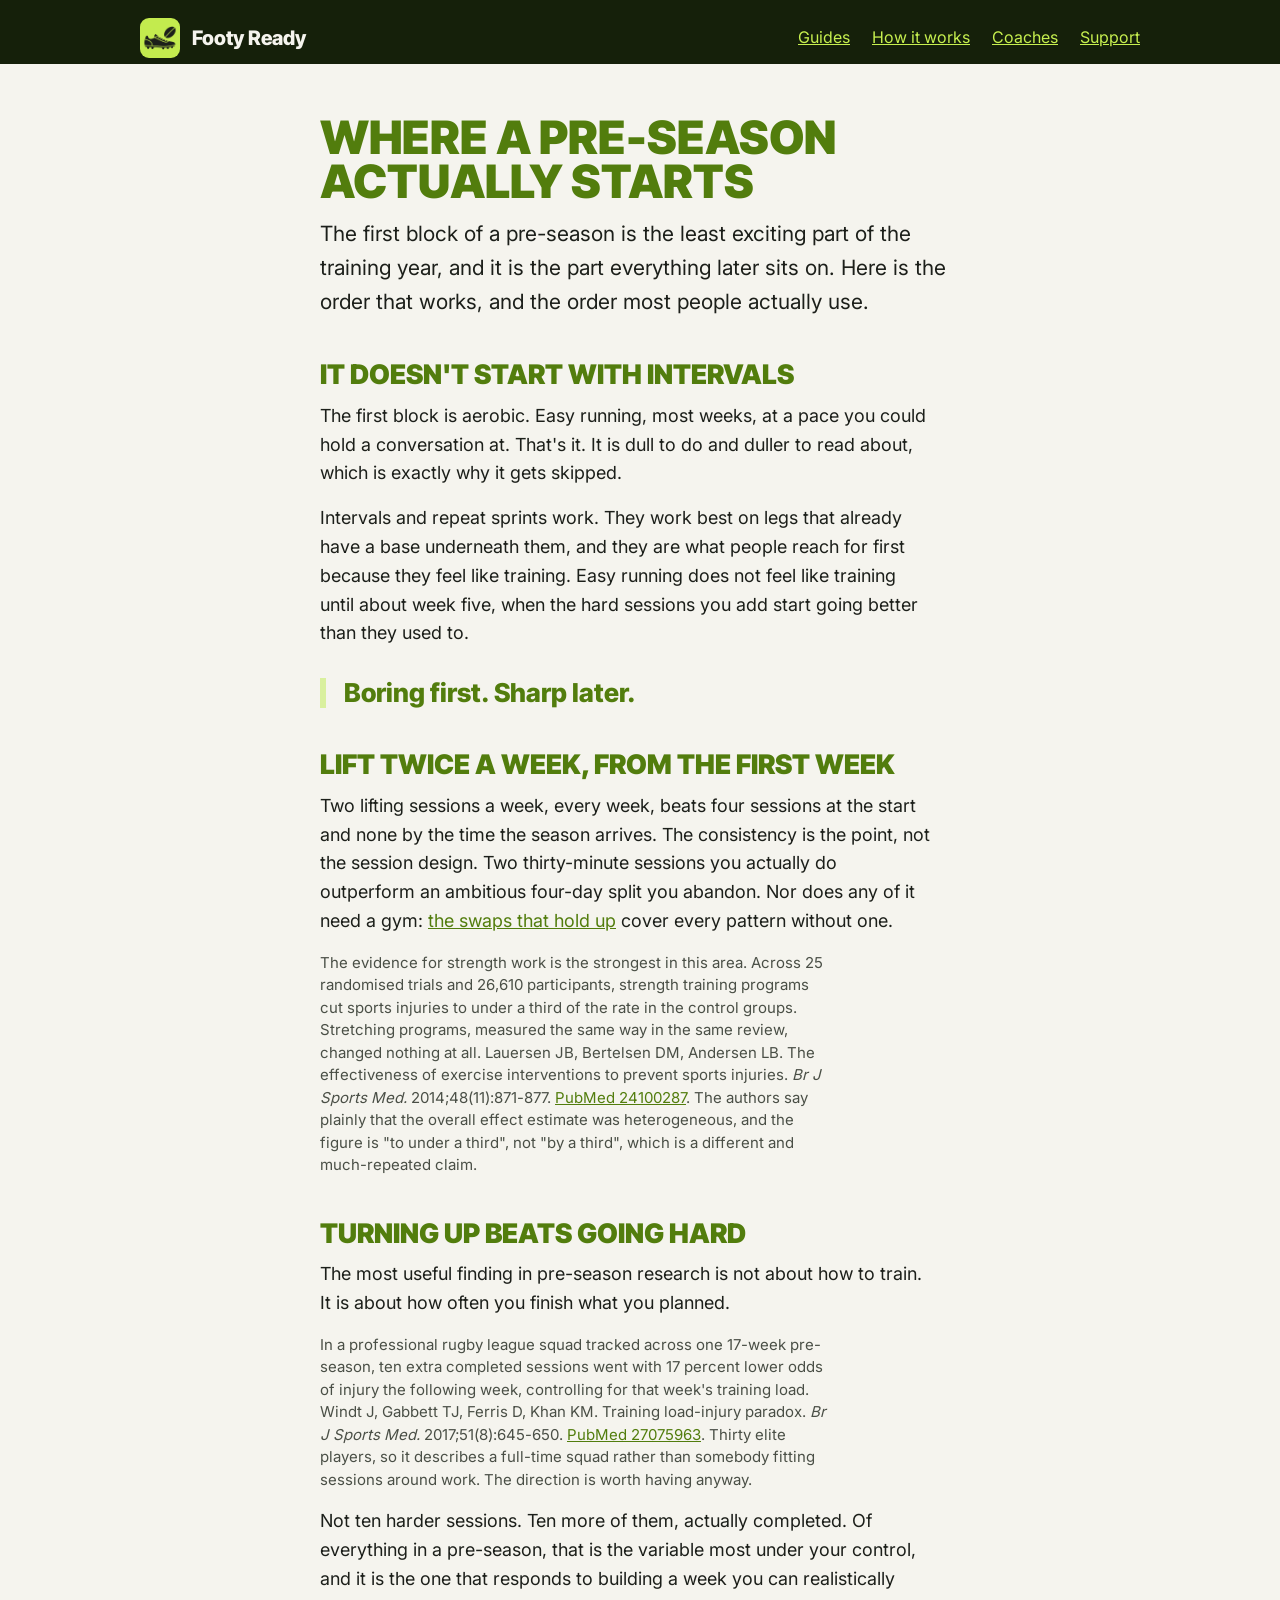
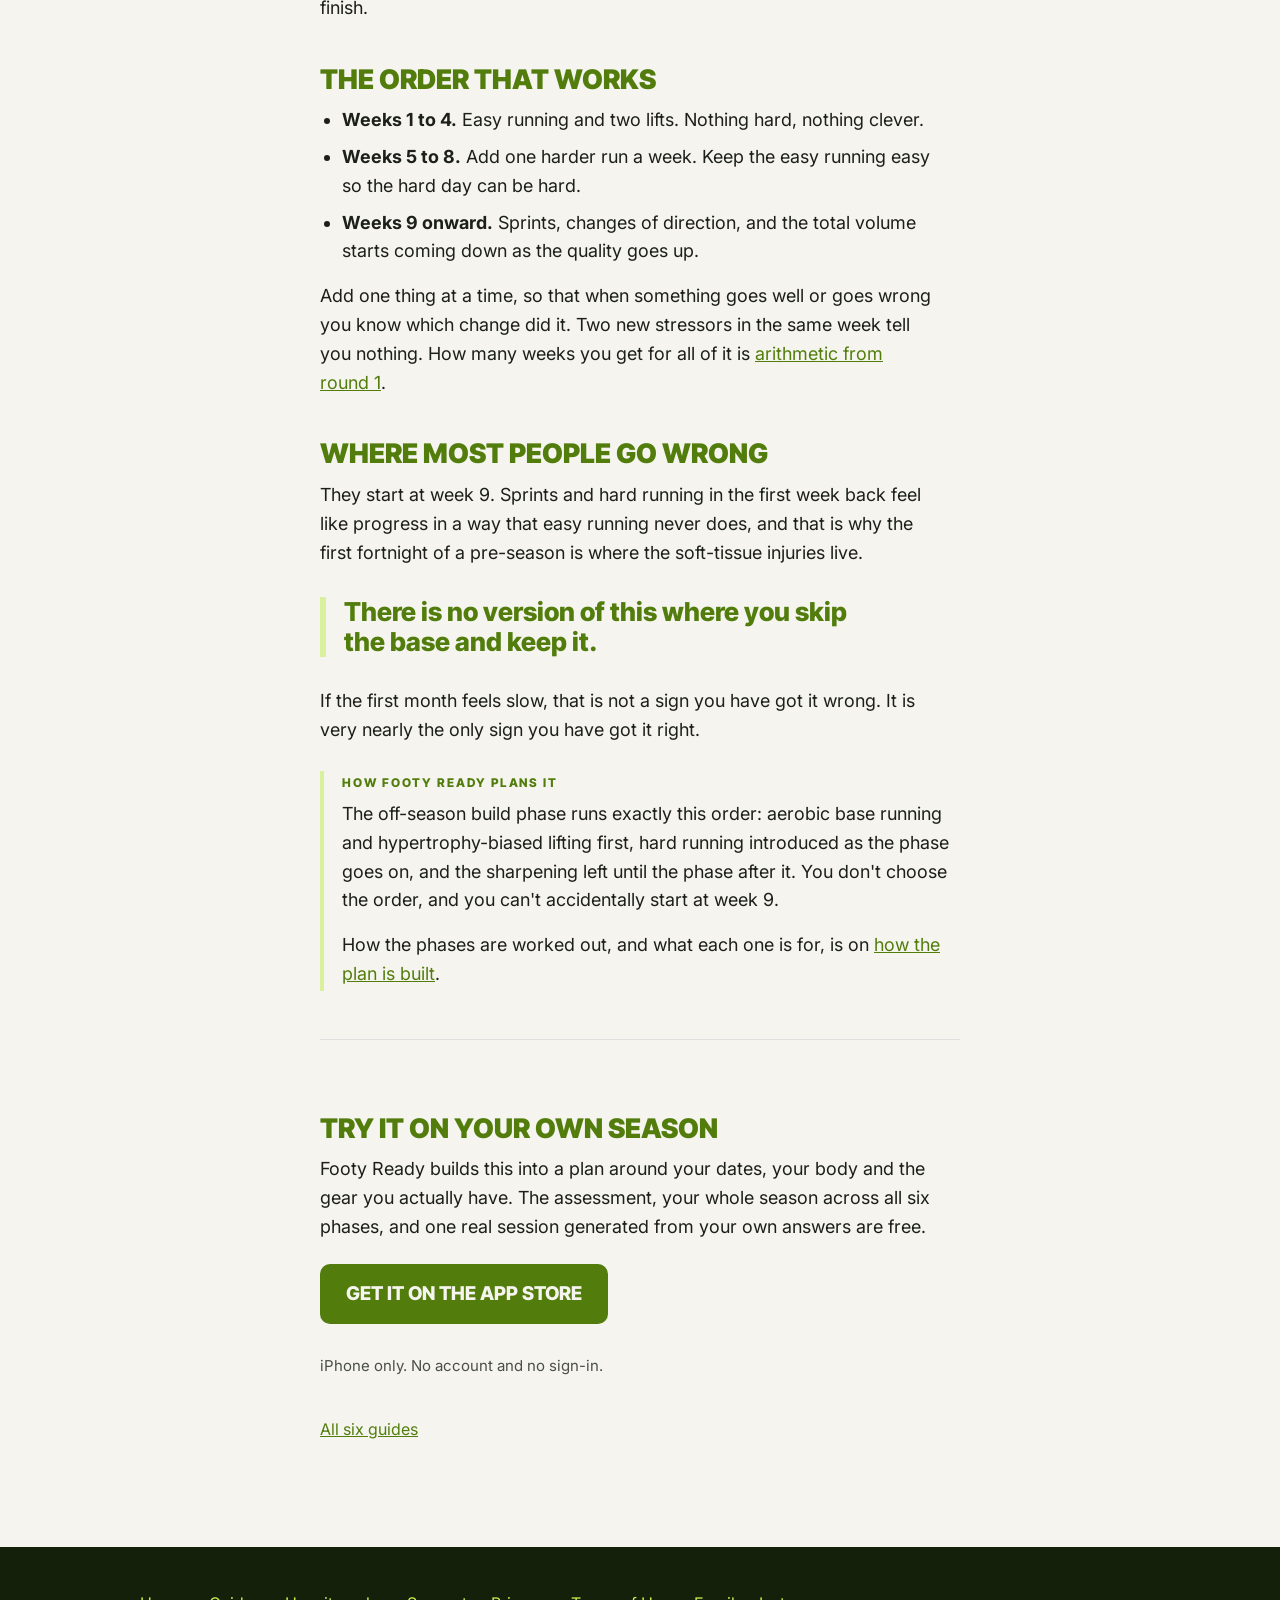
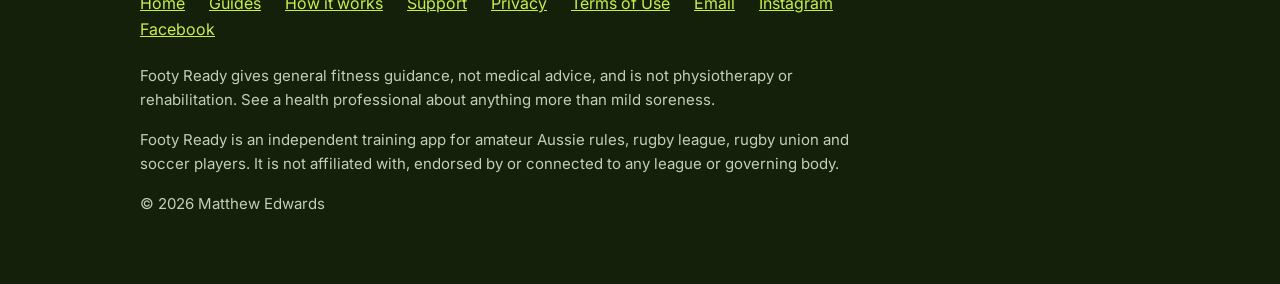
<file: where-a-pre-season-starts.html>
<!DOCTYPE html>
<html lang="en-AU">
<head>
<meta charset="UTF-8">
<meta name="viewport" content="width=device-width, initial-scale=1.0">
<title>Where a Pre-Season Actually Starts: Footy Ready</title>
<meta name="description" content="How to start a pre-season: aerobic base running before intervals, two lifting sessions a week from the start, and the order to add work in.">
<link rel="canonical" href="https://footyreadyapp.com.au/where-a-pre-season-starts.html">
<meta name="apple-itunes-app" content="app-id=6807821197">
<meta property="og:type" content="article">
<meta property="og:title" content="Where a Pre-Season Actually Starts: Footy Ready">
<meta property="og:description" content="How to start a pre-season: aerobic base running before intervals, two lifting sessions a week from the start, and the order to add work in.">
<meta property="og:image" content="https://footyreadyapp.com.au/img/og.png">
<meta property="og:url" content="https://footyreadyapp.com.au/where-a-pre-season-starts.html">
<meta name="twitter:card" content="summary_large_image">
<link rel="icon" href="img/favicon.png">
<link rel="apple-touch-icon" href="img/icon.png">
<link rel="stylesheet" href="site.css">
<script type="application/ld+json">
{
  "@context": "https://schema.org",
  "@type": "Article",
  "headline": "Where a pre-season actually starts",
  "description": "How to start a pre-season: aerobic base running before intervals, two lifting sessions a week from the start, and the order to add work in.",
  "inLanguage": "en-AU",
  "datePublished": "2026-09-17",
  "mainEntityOfPage": "https://footyreadyapp.com.au/where-a-pre-season-starts.html",
  "isPartOf": { "@id": "https://footyreadyapp.com.au/#site" },
  "author": { "@id": "https://footyreadyapp.com.au/#org" },
  "publisher": { "@id": "https://footyreadyapp.com.au/#org" }
}
</script>
</head>
<body>

<header class="olive">
  <div class="wrap">
    <div class="bar">
      <a class="brand" href="./">
        <img src="img/icon.png" alt="">
        <span>Footy Ready</span>
      </a>
      <nav>
        <a href="guides.html">Guides</a>
        <a href="how-it-works.html">How it works</a>
        <a href="./#coaches">Coaches</a>
        <a href="support.html">Support</a>
      </nav>
    </div>
  </div>
</header>

<section class="bone doc">
  <div class="wrap">
    <h1>Where a pre-season actually starts</h1>
    <p class="lede">The first block of a pre-season is the least exciting part of the training year, and it is the part everything later sits on. Here is the order that works, and the order most people actually use.</p>
    <h2 id="base">It doesn't start with intervals</h2>
    <p>The first block is aerobic. Easy running, most weeks, at a pace you could hold a conversation at. That's it. It is dull to do and duller to read about, which is exactly why it gets skipped.</p>
    <p>Intervals and repeat sprints work. They work best on legs that already have a base underneath them, and they are what people reach for first because they feel like training. Easy running does not feel like training until about week five, when the hard sessions you add start going better than they used to.</p>
    <p class="pull">Boring first. Sharp later.</p>
    <h2 id="lift">Lift twice a week, from the first week</h2>
    <p>Two lifting sessions a week, every week, beats four sessions at the start and none by the time the season arrives. The consistency is the point, not the session design. Two thirty-minute sessions you actually do outperform an ambitious four-day split you abandon. Nor does any of it need a gym: <a href="pre-season-training-without-a-gym.html">the swaps that hold up</a> cover every pattern without one.</p>
    <p class="cite">The evidence for strength work is the strongest in this area. Across 25 randomised trials and 26,610 participants, strength training programs cut sports injuries to under a third of the rate in the control groups. Stretching programs, measured the same way in the same review, changed nothing at all. Lauersen JB, Bertelsen DM, Andersen LB. The effectiveness of exercise interventions to prevent sports injuries. <em>Br J Sports Med.</em> 2014;48(11):871-877. <a href="https://pubmed.ncbi.nlm.nih.gov/24100287/">PubMed 24100287</a>. The authors say plainly that the overall effect estimate was heterogeneous, and the figure is "to under a third", not "by a third", which is a different and much-repeated claim.</p>
    <h2 id="turn-up">Turning up beats going hard</h2>
    <p>The most useful finding in pre-season research is not about how to train. It is about how often you finish what you planned.</p>
    <p class="cite">In a professional rugby league squad tracked across one 17-week pre-season, ten extra completed sessions went with 17 percent lower odds of injury the following week, controlling for that week's training load. Windt J, Gabbett TJ, Ferris D, Khan KM. Training load-injury paradox. <em>Br J Sports Med.</em> 2017;51(8):645-650. <a href="https://pubmed.ncbi.nlm.nih.gov/27075963/">PubMed 27075963</a>. Thirty elite players, so it describes a full-time squad rather than somebody fitting sessions around work. The direction is worth having anyway.</p>
    <p>Not ten harder sessions. Ten more of them, actually completed. Of everything in a pre-season, that is the variable most under your control, and it is the one that responds to building a week you can realistically finish.</p>
    <h2 id="order">The order that works</h2>
    <ul>
      <li><strong>Weeks 1 to 4.</strong> Easy running and two lifts. Nothing hard, nothing clever.</li>
      <li><strong>Weeks 5 to 8.</strong> Add one harder run a week. Keep the easy running easy so the hard day can be hard.</li>
      <li><strong>Weeks 9 onward.</strong> Sprints, changes of direction, and the total volume starts coming down as the quality goes up.</li>
    </ul>
    <p>Add one thing at a time, so that when something goes well or goes wrong you know which change did it. Two new stressors in the same week tell you nothing. How many weeks you get for all of it is <a href="counting-back-from-round-1.html">arithmetic from round 1</a>.</p>
    <h2 id="wrong">Where most people go wrong</h2>
    <p>They start at week 9. Sprints and hard running in the first week back feel like progress in a way that easy running never does, and that is why the first fortnight of a pre-season is where the soft-tissue injuries live.</p>
    <p class="pull">There is no version of this where you skip the base and keep it.</p>
    <p>If the first month feels slow, that is not a sign you have got it wrong. It is very nearly the only sign you have got it right.</p>
    <div class="plan">
      <span class="tag">How Footy Ready plans it</span>
      <p>The off-season build phase runs exactly this order: aerobic base running and hypertrophy-biased lifting first, hard running introduced as the phase goes on, and the sharpening left until the phase after it. You don't choose the order, and you can't accidentally start at week 9.</p>
      <p>How the phases are worked out, and what each one is for, is on <a href="how-it-works.html#season">how the plan is built</a>.</p>
    </div>

    <div class="end">
      <h2>Try it on your own season</h2>
      <p>Footy Ready builds this into a plan around your dates, your body and the gear you actually have. The assessment, your whole season across all six phases, and one real session generated from your own answers are free.</p>
      <p><a class="cta" href="https://apps.apple.com/au/app/footy-ready-training-plan/id6807821197?ct=guide-start">Get it on the App Store</a></p>
      <p class="note">iPhone only. No account and no sign-in.</p>
      <p class="backlink"><a href="guides.html">All six guides</a></p>
    </div>
  </div>
</section>

<footer>
  <div class="wrap">
    <p class="links">
      <a href="./">Home</a>
      <a href="guides.html">Guides</a>
      <a href="how-it-works.html">How it works</a>
      <a href="support.html">Support</a>
      <a href="privacy.html">Privacy</a>
      <a href="https://www.apple.com/legal/internet-services/itunes/dev/stdeula/">Terms of Use</a>
      <a href="mailto:mattsappdevelopment@gmail.com">Email</a>
      <a href="https://www.instagram.com/footyreadyapp/">Instagram</a>
      <a href="https://www.facebook.com/profile.php?id=61594351435169">Facebook</a>
    </p>
    <p>Footy Ready gives general fitness guidance, not medical advice, and is not physiotherapy or rehabilitation. See a health professional about anything more than mild soreness.</p>
    <p>Footy Ready is an independent training app for amateur Aussie rules, rugby league, rugby union and soccer players. It is not affiliated with, endorsed by or connected to any league or governing body.</p>
    <p>&copy; 2026 Matthew Edwards</p>
  </div>
</footer>

</body>
</html>
</file>
<file: site.css>
/* Colour and type are Marketing/BRAND-KIT.md sections 2 and 3, which come in turn
   from the app's own Theme.swift. Change the app first, the kit second and this
   page third, never the other way around. One accent per section: olive carries
   chartreuse, bone carries field green, and the two greens never meet. */
@font-face {
  font-family: "Inter Tight";
  src: url("fonts/InterTight.woff2") format("woff2-variations");
  font-weight: 100 900;
  font-display: swap;
}
@font-face {
  font-family: "Inter Var";
  src: url("fonts/Inter.woff2") format("woff2-variations");
  font-weight: 100 900;
  font-display: swap;
}

:root {
  --olive: #15200A;
  --chartreuse: #C7F04F;
  --bone: #F5F4EE;
  --ink: #1C1F1A;
  --field: #527D0D;
  --tint: #D9F09E;
  --hairline: #E0E0E0;
  --ink-soft: #4A4F46;
  --bone-soft: #C5CCBB;
  --head: "Inter Tight", -apple-system, BlinkMacSystemFont, "Segoe UI", Roboto, sans-serif;
  --body: "Inter Var", -apple-system, BlinkMacSystemFont, "Segoe UI", Roboto, sans-serif;
}

* { box-sizing: border-box; }
html { scroll-behavior: smooth; }

body {
  margin: 0;
  background: var(--bone);
  color: var(--ink);
  font-family: var(--body);
  font-optical-sizing: auto;
  font-size: 18px;
  line-height: 1.6;
  -webkit-font-smoothing: antialiased;
}

.wrap { max-width: 1040px; margin: 0 auto; padding: 0 20px; }

section { padding: 64px 0; }
.olive { background: var(--olive); color: var(--bone); }
.bone { background: var(--bone); color: var(--ink); }

h1, h2, h3 {
  font-family: var(--head);
  font-weight: 900;
  line-height: 0.95;
  margin: 0 0 18px;
  text-transform: uppercase;
}
h1 { font-size: clamp(40px, 8vw, 78px); }
/* The brand sits inside the H1 so the page's main heading names the product as
   well as the promise, without a second headline competing in the hero. */
.eyebrow {
  display: block;
  font-size: 13px;
  font-weight: 700;
  letter-spacing: 0.2em;
  line-height: 1;
  color: var(--bone-soft);
  margin-bottom: 20px;
}
h2 { font-size: clamp(32px, 6vw, 58px); }
h3 { font-size: 20px; line-height: 1.15; }
.olive h1, .olive h2, .olive h3 { color: var(--chartreuse); }
.bone h2, .bone h3 { color: var(--field); }

p { margin: 0 0 16px; }
.lede { font-size: clamp(18px, 2.1vw, 21px); max-width: 32em; }
.note { font-size: 15px; line-height: 1.55; max-width: 38em; }
.olive .note { color: var(--bone-soft); }
.bone .note { color: var(--ink-soft); }

a { color: inherit; }
.olive a { color: var(--chartreuse); }
.bone a { color: var(--field); }

.bar {
  display: flex; align-items: center; justify-content: space-between;
  gap: 16px; padding: 18px 0 6px;
}
.brand { display: flex; align-items: center; gap: 12px; text-decoration: none; }
.brand img { width: 40px; height: 40px; border-radius: 9px; display: block; }
.brand span { font-family: var(--head); font-weight: 800; font-size: 20px; color: var(--bone); white-space: nowrap; }
.bar nav { font-size: 16px; white-space: nowrap; }
.bar nav a { margin-left: 18px; }

.hero { padding-top: 28px; padding-bottom: 0; }
.hero-grid { display: grid; gap: 32px; align-items: end; grid-template-columns: 1fr; }
.hero-shot { margin: 0; }
.hero-shot img { width: 100%; max-width: 300px; height: auto; display: block; margin: 0 auto; }

.cta {
  display: inline-block;
  background: var(--chartreuse);
  font-family: var(--head);
  font-weight: 800;
  font-size: 19px;
  text-transform: uppercase;
  text-decoration: none;
  padding: 15px 26px;
  border-radius: 10px;
  margin: 6px 0 14px;
}
.olive .cta { background: var(--chartreuse); color: var(--olive); }
.bone .cta { background: var(--field); color: var(--bone); }

.codes { padding: 36px 0; border-bottom: 1px solid var(--hairline); }
.codes ul {
  list-style: none; margin: 0 0 14px; padding: 0;
  display: flex; flex-wrap: wrap; gap: 8px 28px;
  font-family: var(--head); font-weight: 800; text-transform: uppercase;
  font-size: clamp(18px, 2.6vw, 26px); color: var(--field);
}

.features { display: grid; gap: 34px; grid-template-columns: 1fr; margin-top: 44px; }
.features p { margin: 0; }
.features .rule { width: 44px; height: 4px; background: var(--tint); margin-bottom: 14px; }
.features .lead .rule { width: 76px; height: 6px; }
.features .lead h3 { font-size: clamp(23px, 3vw, 32px); }
.features .lead p { font-size: 19px; max-width: 34em; }
.features .minor h3 { font-size: 18px; }
.features .minor p { font-size: 16px; line-height: 1.55; }
.bone .features .minor p { color: var(--ink-soft); }

.split { display: grid; gap: 36px; align-items: center; grid-template-columns: 1fr; }
.split .shot { margin: 0; }
/* The device crops carry their own olive ground, so on a bone section the figure
   becomes a deliberate olive panel rather than a stray dark rectangle. */
.bone .split .shot {
  background: var(--olive);
  border-radius: 18px;
  overflow: hidden;
  padding: 30px 0 0;
}
.split .shot img { width: 100%; max-width: 280px; height: auto; display: block; margin: 0 auto; }

/* What a version adds, beside its device shot. Two columns once the copy column
   of a split is wide enough for them, so six items do not stretch the section
   to twice the height of the shot. The eyebrow names the version and comes off
   when the next one ships. */
.news { display: grid; gap: 26px; margin: 0 0 30px; }
#new .split { margin-top: 40px; }
.news p { margin: 0; font-size: 16px; line-height: 1.55; }
.news h3 { font-size: 19px; margin-bottom: 8px; text-wrap: balance; }
.news .rule { width: 44px; height: 4px; background: var(--chartreuse); margin-bottom: 12px; }
#new .eyebrow { margin-bottom: 16px; }

.centre { text-align: center; }
.centre .lede { margin-left: auto; margin-right: auto; }

footer { background: var(--olive); color: var(--bone-soft); padding: 44px 0 52px; font-size: 15px; }
footer a { color: var(--chartreuse); }
footer .links { margin-bottom: 22px; font-size: 16px; }
footer .links a { margin-right: 20px; display: inline-block; }
footer p { max-width: 48em; }

@media (max-width: 420px) {
  .brand img { width: 34px; height: 34px; }
  .brand span { font-size: 18px; }
  .bar nav { font-size: 15px; }
  .bar nav a { margin-left: 14px; }
}

@media (min-width: 760px) {
  section { padding: 88px 0; }
  .hero-grid { grid-template-columns: 1.1fr 0.9fr; gap: 52px; }
  .hero-shot img { max-width: 330px; }
  .hero-copy { padding-bottom: 56px; }
  .features { grid-template-columns: 1fr 1fr; gap: 46px 48px; }
  .features .lead { grid-column: 1 / -1; }
  .split { grid-template-columns: 0.85fr 1.15fr; gap: 56px; }
  .split.reverse .shot { order: 2; }
}

@media (min-width: 960px) {
  #new .split { grid-template-columns: 0.7fr 1.3fr; }
  .news { grid-template-columns: 1fr 1fr; gap: 30px 34px; }
}

/* ---------------------------------------------------------------------------
   Document pages: support, privacy, how it works. Same shell as the landing
   page, a prose measure instead of a grid, and the display sizes stepped down
   because a 78px uppercase page title is a hero, not a heading. Bone ground
   throughout, so the accent is field green and never chartreuse.
   --------------------------------------------------------------------------- */

.doc .wrap { max-width: 680px; }
.doc { padding-top: 52px; }
.doc h1 { font-size: clamp(30px, 5.4vw, 46px); color: var(--field); margin-bottom: 14px; }
.doc h2 { font-size: clamp(21px, 3vw, 27px); margin: 44px 0 14px; }
.doc h3 { font-size: 19px; margin: 30px 0 8px; text-transform: none; letter-spacing: -0.01em; }
.doc p { max-width: 34em; }
.doc .meta {
  font-family: var(--head); font-weight: 700; font-size: 13px;
  letter-spacing: 0.16em; text-transform: uppercase;
  color: var(--ink-soft); margin: 0 0 34px;
}
.doc ul { max-width: 34em; margin: 0 0 16px; padding-left: 22px; }
.doc li { margin-bottom: 8px; }
.doc .lede { margin-bottom: 26px; }

/* A question and its answer are one unit, so the answer must not be able to
   drift away from its heading. */
.doc h3 + p { margin-top: 0; }

/* The engine descriptions that are the app's own behaviour rather than
   published research. Section C of the stat bank requires them to be labelled
   as such and never given an academic source line. */
.doc .plan {
  border-left: 4px solid var(--tint);
  padding: 2px 0 2px 18px;
  margin: 26px 0;
}
.doc .plan p:last-child { margin-bottom: 0; }
.doc .plan .tag {
  display: block;
  font-family: var(--head); font-weight: 800; font-size: 12px;
  letter-spacing: 0.16em; text-transform: uppercase;
  color: var(--field); margin-bottom: 8px;
}

/* Citations. The named study and its population are the point, so they are
   readable text rather than a superscript nobody opens. */
.doc .cite {
  font-size: 15px; line-height: 1.5; color: var(--ink-soft);
  max-width: 34em; margin: 0 0 16px;
}

.doc .tbl { width: 100%; border-collapse: collapse; margin: 0 0 20px; font-size: 16px; }
.doc .tbl th, .doc .tbl td {
  text-align: left; vertical-align: top;
  padding: 11px 14px 11px 0; border-bottom: 1px solid var(--hairline);
}
.doc .tbl th {
  font-family: var(--head); font-weight: 800; font-size: 13px;
  letter-spacing: 0.1em; text-transform: uppercase; color: var(--field);
  border-bottom-width: 2px;
}
.doc .tbl td:first-child { font-weight: 600; padding-right: 20px; }

.doc .end { margin-top: 48px; padding-top: 32px; border-top: 1px solid var(--hairline); }

/* Three nav items plus the wordmark overflow a narrow phone, and the bar is
   nowrap so it would overflow silently rather than wrapping. */
.bar { flex-wrap: wrap; }
@media (max-width: 520px) {
  .bar nav { font-size: 15px; }
  .bar nav a { margin-left: 13px; }
}

/* ---------------------------------------------------------------------------
   The guide hub. Cards carry no dates, because the set is finite and complete:
   a date implies a cadence nobody has committed to, and it is the first thing
   to look stale.
   --------------------------------------------------------------------------- */

.cards { display: grid; gap: 0; margin: 34px 0 0; }
.cards a {
  display: block; text-decoration: none;
  padding: 24px 0; border-top: 1px solid var(--hairline);
}
.cards a:last-child { border-bottom: 1px solid var(--hairline); }
.cards h3 {
  font-family: var(--head); font-weight: 900; text-transform: uppercase;
  font-size: clamp(19px, 2.4vw, 23px); line-height: 1.05;
  color: var(--field); margin: 0 0 8px;
}
.cards p { margin: 0; font-size: 16px; line-height: 1.5; color: var(--ink-soft); max-width: 38em; }

/* A highlight lifted from the carousel it was written for. One or two a page:
   more and the page is shouting rather than making a point. */
.doc .pull {
  font-family: var(--head); font-weight: 800;
  font-size: clamp(20px, 2.6vw, 26px); line-height: 1.15;
  color: var(--field); text-transform: none;
  max-width: 22em; margin: 30px 0;
  padding-left: 18px; border-left: 6px solid var(--tint);
}

.doc .backlink { margin-top: 40px; font-size: 16px; }
</file>
